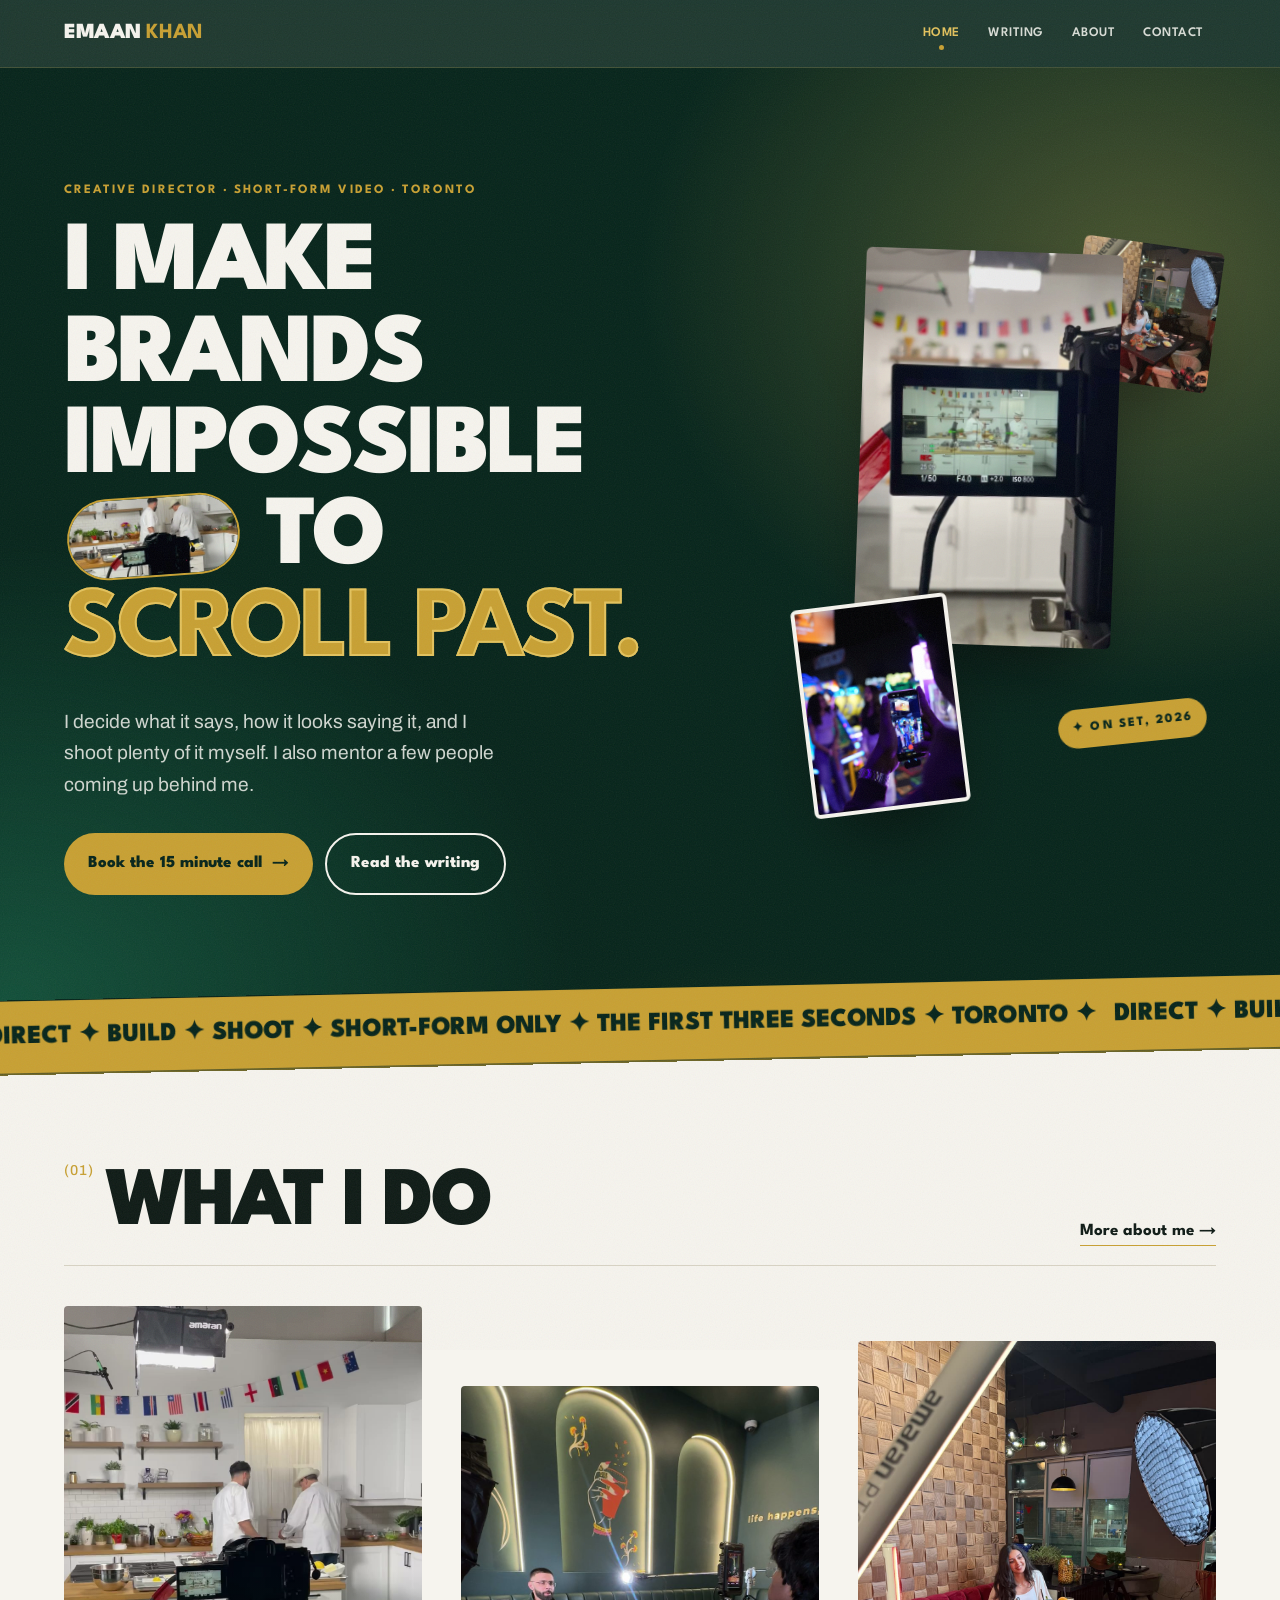
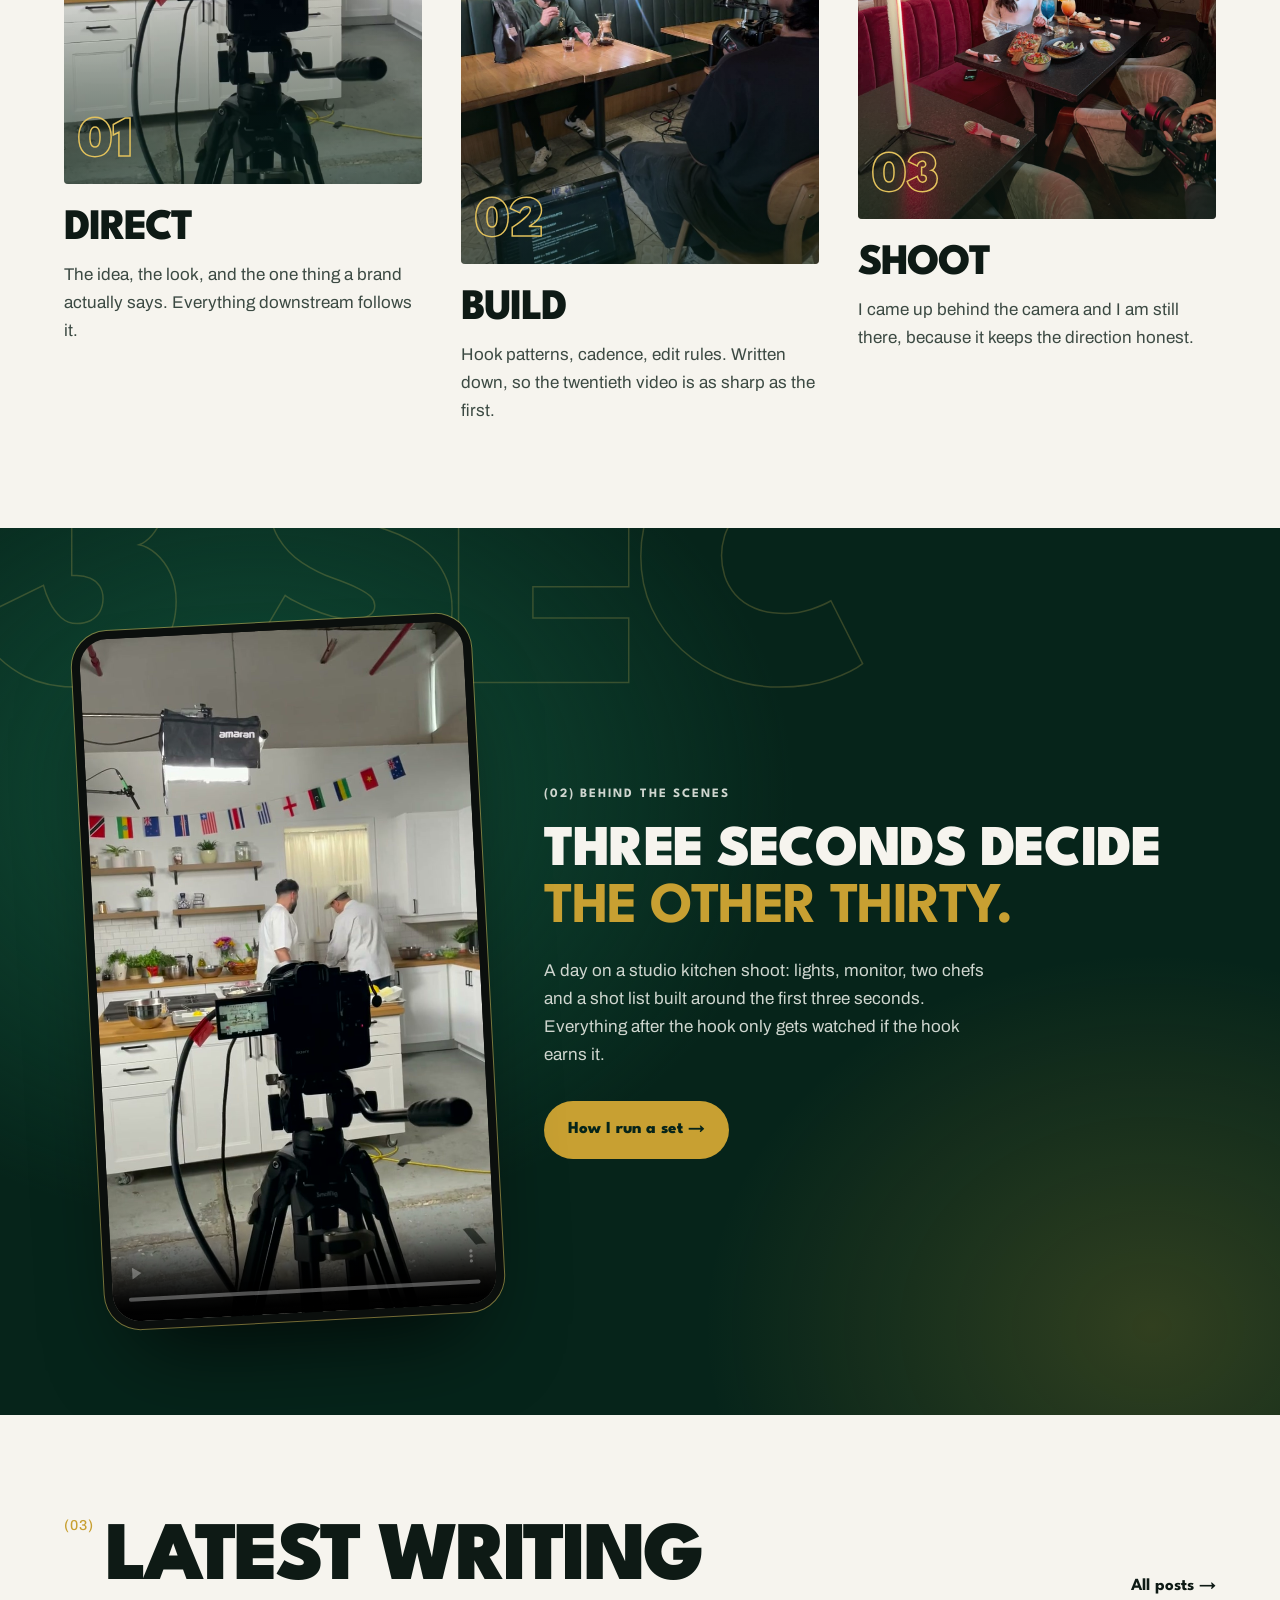
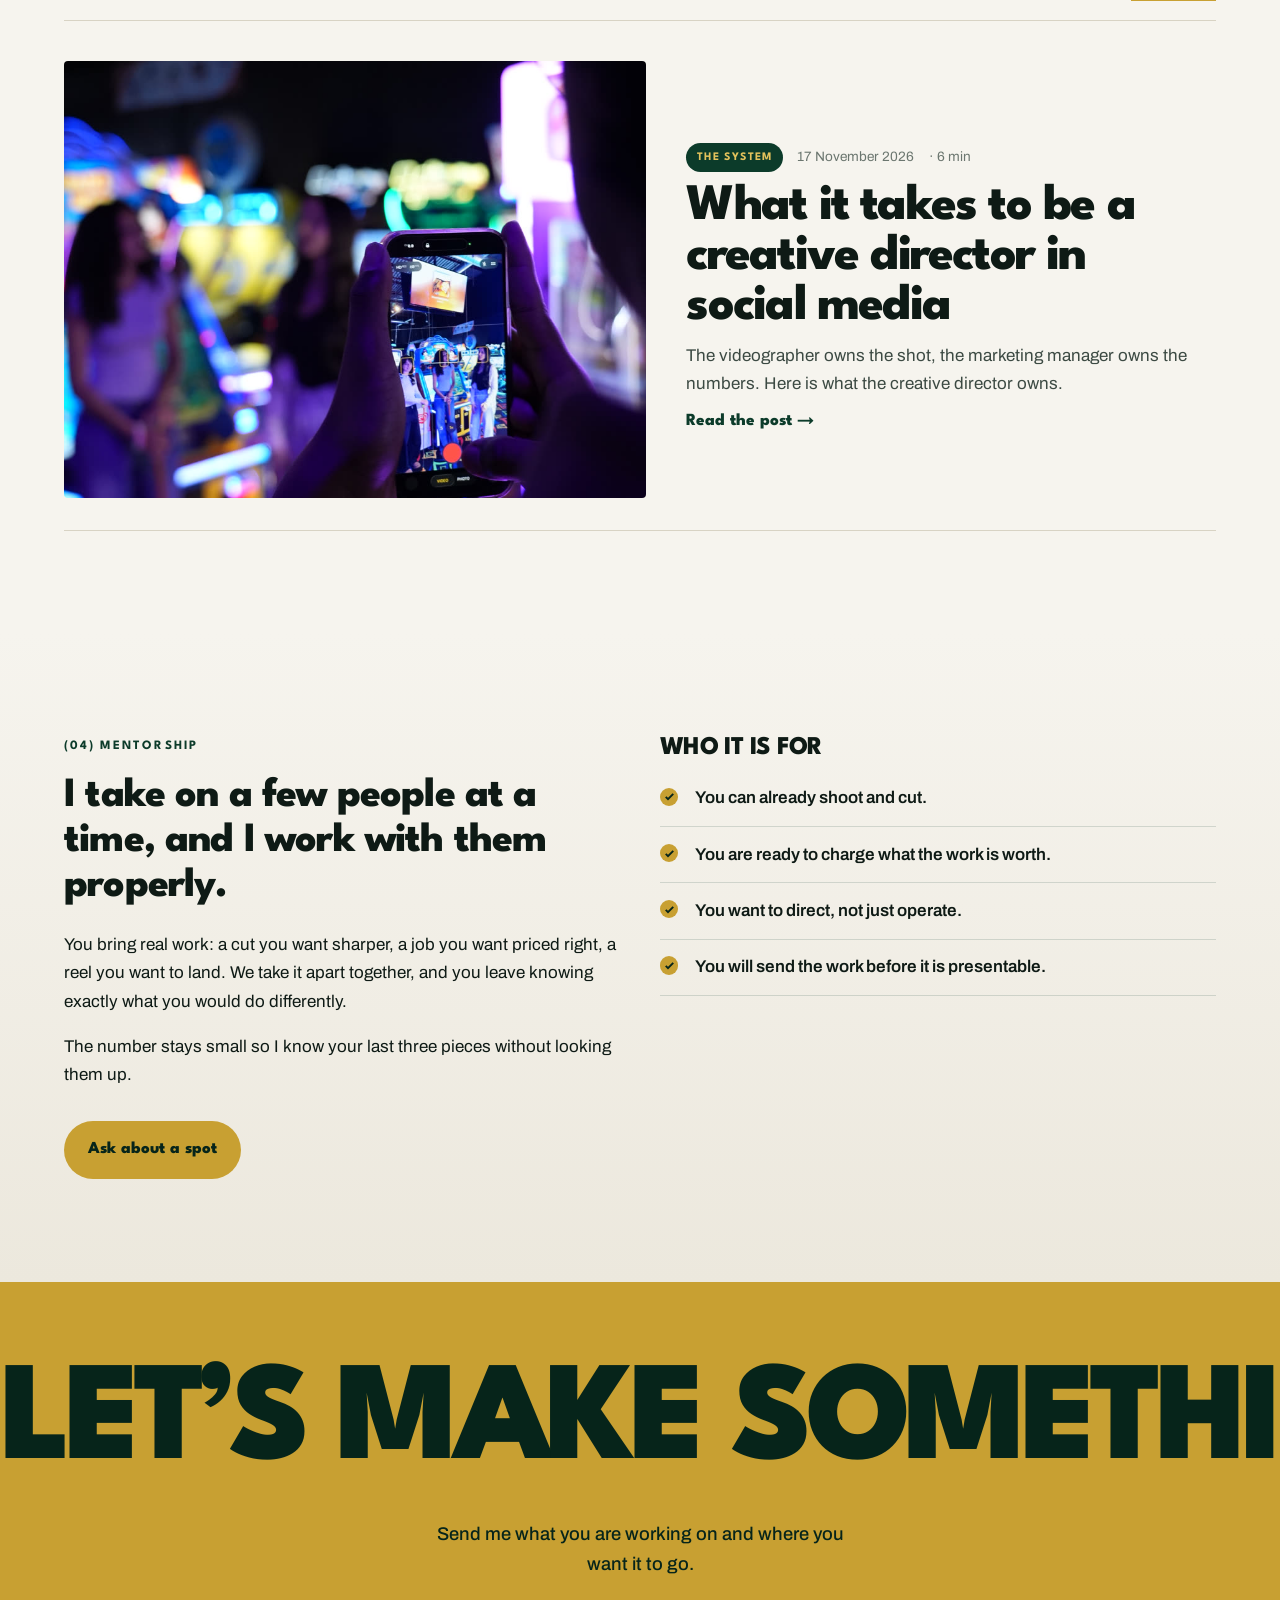
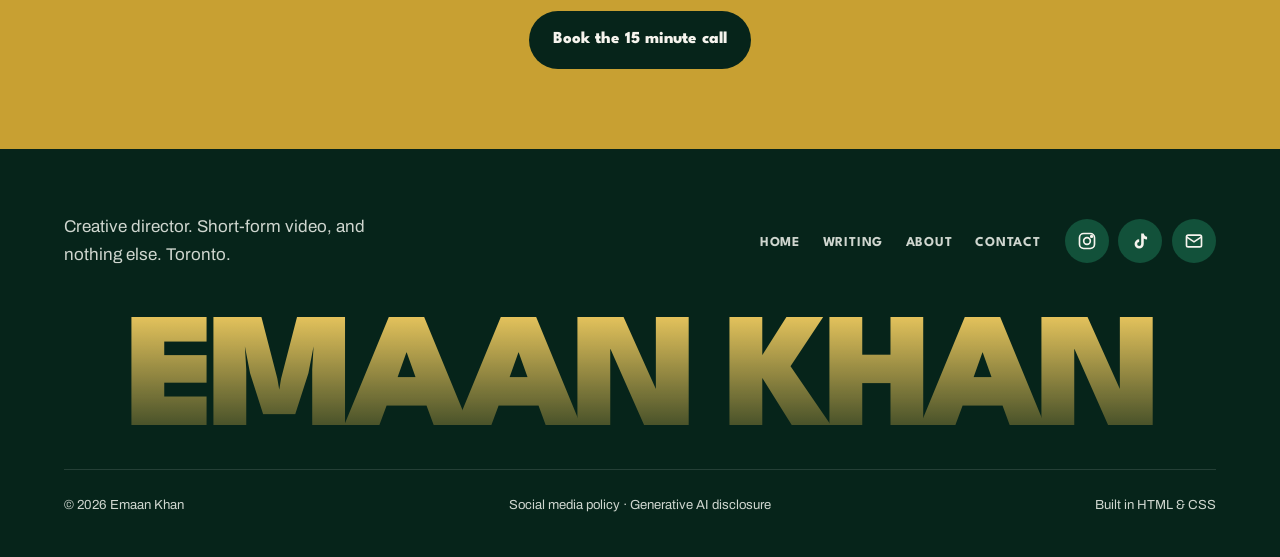
<file: index.html>
<!doctype html>
<html lang="en">
<head>
<meta charset="utf-8">
<meta name="viewport" content="width=device-width, initial-scale=1">
<title>Emaan Khan | Creative director, short-form video</title>
<meta name="description" content="Creative director. Short-form video. I make brands impossible to scroll past.">
<meta property="og:title" content="Emaan Khan | Creative director, short-form video">
<meta property="og:description" content="Creative director. Short-form video. I make brands impossible to scroll past.">
<meta property="og:type" content="website">
<meta name="theme-color" content="#06241A">
<link rel="preconnect" href="https://fonts.googleapis.com"><link rel="preconnect" href="https://fonts.gstatic.com" crossorigin><link href="https://fonts.googleapis.com/css2?family=League+Spartan:wght@600;700;800;900&family=Archivo:wght@400;500;600;700&display=swap" rel="stylesheet">
<link rel="stylesheet" href="styles.css">

</head>
<body>
<a class="skip" href="#main">Skip to content</a>

<header class="bar" id="bar">
  <div class="wrap bar-in">
    <a class="logo" href="./">Emaan <b>Khan</b></a>
    <button class="menu-toggle" aria-expanded="false" aria-controls="menu">Menu</button>
    <nav aria-label="Primary"><ul class="menu" id="menu"><li><a href="./" aria-current="page">Home</a></li><li><a href="writing/">Writing</a></li><li><a href="about.html">About</a></li><li><a href="contact.html">Contact</a></li></ul></nav>
  </div>
</header>

<main id="main">

<section class="hero hx">
  <div class="hx-glow" aria-hidden="true"></div>
  <div class="wrap hx-grid">
    <div class="hx-copy">
      <p class="eyebrow">Creative director &middot; Short-form video &middot; Toronto</p>
      <h1 class="hx-title"><span class="ln">I make brands</span><span class="ln">impossible <span class="hx-chip" aria-hidden="true"><img src="media/on-set-poster.jpg" alt=""></span> to</span><span class="ln"><b>scroll past.</b></span></h1>
      <p class="lede">I decide what it says, how it looks saying it, and I shoot plenty of it myself. I also mentor a few people coming up behind me.</p>
      <div class="btn-row">
        <a class="btn" href="contact.html">Book the 15 minute call <span aria-hidden="true">&rarr;</span></a>
        <a class="btn btn-ghost" href="writing/">Read the writing</a>
      </div>
    </div>
    <div class="hx-collage">
      <figure class="fl fl-main" data-speed=".08"><img src="media/monitor-close.jpg" alt="Camera monitor framing a studio kitchen scene" width="1080" height="1920"></figure>
      <figure class="fl fl-a" data-speed=".22" aria-hidden="true"><img src="media/arcade-phone.jpg" alt=""></figure>
      <figure class="fl fl-b" data-speed="-.12" aria-hidden="true"><img src="media/restaurant-lights.jpg" alt=""></figure>
      <span class="fl-tag" data-speed=".3" aria-hidden="true">&#10022; On set, 2026</span>
    </div>
  </div>
</section>

<div class="marquee" aria-hidden="true"><div class="mq-track"><span>Direct &#10022; Build &#10022; Shoot &#10022; Short-form only &#10022; The first three seconds &#10022; Toronto &#10022;&nbsp;</span><span>Direct &#10022; Build &#10022; Shoot &#10022; Short-form only &#10022; The first three seconds &#10022; Toronto &#10022;&nbsp;</span></div></div>

<section class="section">
  <div class="wrap">
    <div class="section-head"><h2><span class="idx">(01)</span>What I do</h2><a href="about.html">More about me &rarr;</a></div>
    <div class="cards">
      <article class="card rise"><figure><img src="media/set-monitor.jpg" alt="Camera monitor and tripod framing two chefs on a studio kitchen set" loading="lazy"></figure>
        <div class="card-body"><span class="num">01</span><h3>Direct</h3><p>The idea, the look, and the one thing a brand actually says. Everything downstream follows it.</p></div></article>
      <article class="card rise"><figure><img src="media/cafe-set.jpg" alt="A cafe shoot with the script open on a laptop in the foreground" loading="lazy"></figure>
        <div class="card-body"><span class="num">02</span><h3>Build</h3><p>Hook patterns, cadence, edit rules. Written down, so the twentieth video is as sharp as the first.</p></div></article>
      <article class="card rise"><figure><img src="media/restaurant-set.jpg" alt="A restaurant shoot with lights, a softbox and the camera rig set around the talent" loading="lazy"></figure>
        <div class="card-body"><span class="num">03</span><h3>Shoot</h3><p>I came up behind the camera and I am still there, because it keeps the direction honest.</p></div></article>
    </div>
  </div>
</section>

<section class="section section-dark rx" id="reel">
  <p class="rx-ghost" data-speed=".18" aria-hidden="true">3 sec</p>
  <div class="wrap reel-grid">
    <div class="reel-player"><video controls playsinline muted loop preload="metadata" poster="media/on-set-poster.jpg" aria-label="Behind the scenes on a studio kitchen shoot">
      <source src="media/on-set.mp4" type="video/mp4"></video></div>
    <div class="reel-copy">
      <p class="eyebrow">(02) Behind the scenes</p>
      <h2 style="margin-top:.8rem">Three seconds decide <b>the other thirty.</b></h2>
      <p>A day on a studio kitchen shoot: lights, monitor, two chefs and a shot list built around the first three seconds. Everything after the hook only gets watched if the hook earns it.</p>
      <div class="btn-row"><a class="btn" href="writing/what-it-takes-to-be-a-creative-director.html">How I run a set &rarr;</a></div>
    </div>
  </div>
</section>

<section class="section" id="writing">
  <div class="wrap">
    <div class="section-head"><h2><span class="idx">(03)</span>Latest writing</h2><a href="writing/">All posts &rarr;</a></div>
    <div class="post-list">
      <a class="post-card rise" href="writing/what-it-takes-to-be-a-creative-director.html">
        <figure><img src="media/arcade-phone.jpg" alt="" loading="lazy"></figure>
        <div class="pc-body">
          <div class="meta"><span class="chip">The System</span><time datetime="2026-11-17">17 November 2026</time><span>&middot; 6 min</span></div>
          <h3>What it takes to be a creative director in social media</h3>
          <p>The videographer owns the shot, the marketing manager owns the numbers. Here is what the creative director owns.</p>
          <span class="read-more">Read the post &rarr;</span>
        </div>
      </a>
    </div>
  </div>
</section>

<section class="section section-alt" id="mentorship">
  <div class="wrap split">
    <div class="rise">
      <p class="eyebrow" style="color:var(--green)">(04) Mentorship</p>
      <p class="big-claim" style="margin-top:.8rem">I take on a few people at a time, and I work with them properly.</p>
      <p>You bring real work: a cut you want sharper, a job you want priced right, a reel you want to land. We take it apart together, and you leave knowing exactly what you would do differently.</p>
      <p>The number stays small so I know your last three pieces without looking them up.</p>
      <div class="btn-row"><a class="btn" href="contact.html">Ask about a spot</a></div>
    </div>
    <div class="rise">
      <h3 style="font-size:1.6rem;text-transform:uppercase;margin-bottom:.6rem">Who it is for</h3>
      <ul class="ticks">
        <li>You can already shoot and cut.</li>
        <li>You are ready to charge what the work is worth.</li>
        <li>You want to direct, not just operate.</li>
        <li>You will send the work before it is presentable.</li>
      </ul>
    </div>
  </div>
</section>

<section class="cta-band">
  <div class="cta-mq" aria-hidden="true"><div class="mq-track"><span>Let&rsquo;s make something loud &#10022;&nbsp;</span><span>Let&rsquo;s make something loud &#10022;&nbsp;</span><span>Let&rsquo;s make something loud &#10022;&nbsp;</span><span>Let&rsquo;s make something loud &#10022;&nbsp;</span></div></div>
  <div class="wrap">
    <h2 class="sr-only">Let&rsquo;s make something loud.</h2>
    <p>Send me what you are working on and where you want it to go.</p>
    <a class="btn" href="contact.html">Book the 15 minute call</a>
  </div>
</section>
</main>

<footer class="fx">
  <div class="wrap">
    <div class="fx-row">
      <p class="fx-line">Creative director. Short-form video, and nothing else. Toronto.</p>
      <nav aria-label="Footer"><ul class="fx-links"><li><a href="./">Home</a></li><li><a href="writing/">Writing</a></li><li><a href="about.html">About</a></li><li><a href="contact.html">Contact</a></li></ul></nav>
      <div class="icons">
      <a href="https://instagram.com/emaanakh" target="_blank" rel="noopener" aria-label="Instagram"><svg viewBox="0 0 24 24" fill="none" stroke="currentColor" stroke-width="2"><rect x="3" y="3" width="18" height="18" rx="5"/><circle cx="12" cy="12" r="4"/><circle cx="17.5" cy="6.5" r="1" fill="currentColor"/></svg></a>
      <a href="https://tiktok.com/@emaanakh" target="_blank" rel="noopener" aria-label="TikTok"><svg viewBox="0 0 24 24" fill="currentColor"><path d="M16.5 3c.4 2.3 1.9 3.8 4 4v3.1c-1.5 0-2.9-.4-4-1.2v6.6A5.5 5.5 0 1 1 11 10v3.2a2.4 2.4 0 1 0 2.4 2.4V3h3.1z"/></svg></a>
      <a href="mailto:emaan@venture-x.ca" aria-label="Email"><svg viewBox="0 0 24 24" fill="none" stroke="currentColor" stroke-width="2"><rect x="3" y="5" width="18" height="14" rx="2"/><path d="M3 7l9 6 9-6"/></svg></a>
    </div>
    </div>
    <p class="fx-word" aria-hidden="true">Emaan Khan</p>
    <p class="colophon"><span>&copy; 2026 Emaan Khan</span><span><a href="policies.html#social">Social media policy</a> &middot; <a href="policies.html#ai">Generative AI disclosure</a></span><span>Built in HTML &amp; CSS</span></p>
  </div>
</footer>

<script>
(function(){
  var bar=document.getElementById('bar'),t=bar.querySelector('.menu-toggle');
  t.addEventListener('click',function(){var o=bar.classList.toggle('open');t.setAttribute('aria-expanded',o)});
  var els=document.querySelectorAll('.rise');
  if(!('IntersectionObserver' in window)||matchMedia('(prefers-reduced-motion:reduce)').matches){els.forEach(function(e){e.classList.add('in')});return}
  var io=new IntersectionObserver(function(es){es.forEach(function(e){if(e.isIntersecting){e.target.classList.add('in');io.unobserve(e.target)}})},{rootMargin:'0px 0px -8% 0px',threshold:.05});
  els.forEach(function(e){io.observe(e)});
})();
</script>
<script src="motion.js" defer></script>
</body>
</html>
</file>
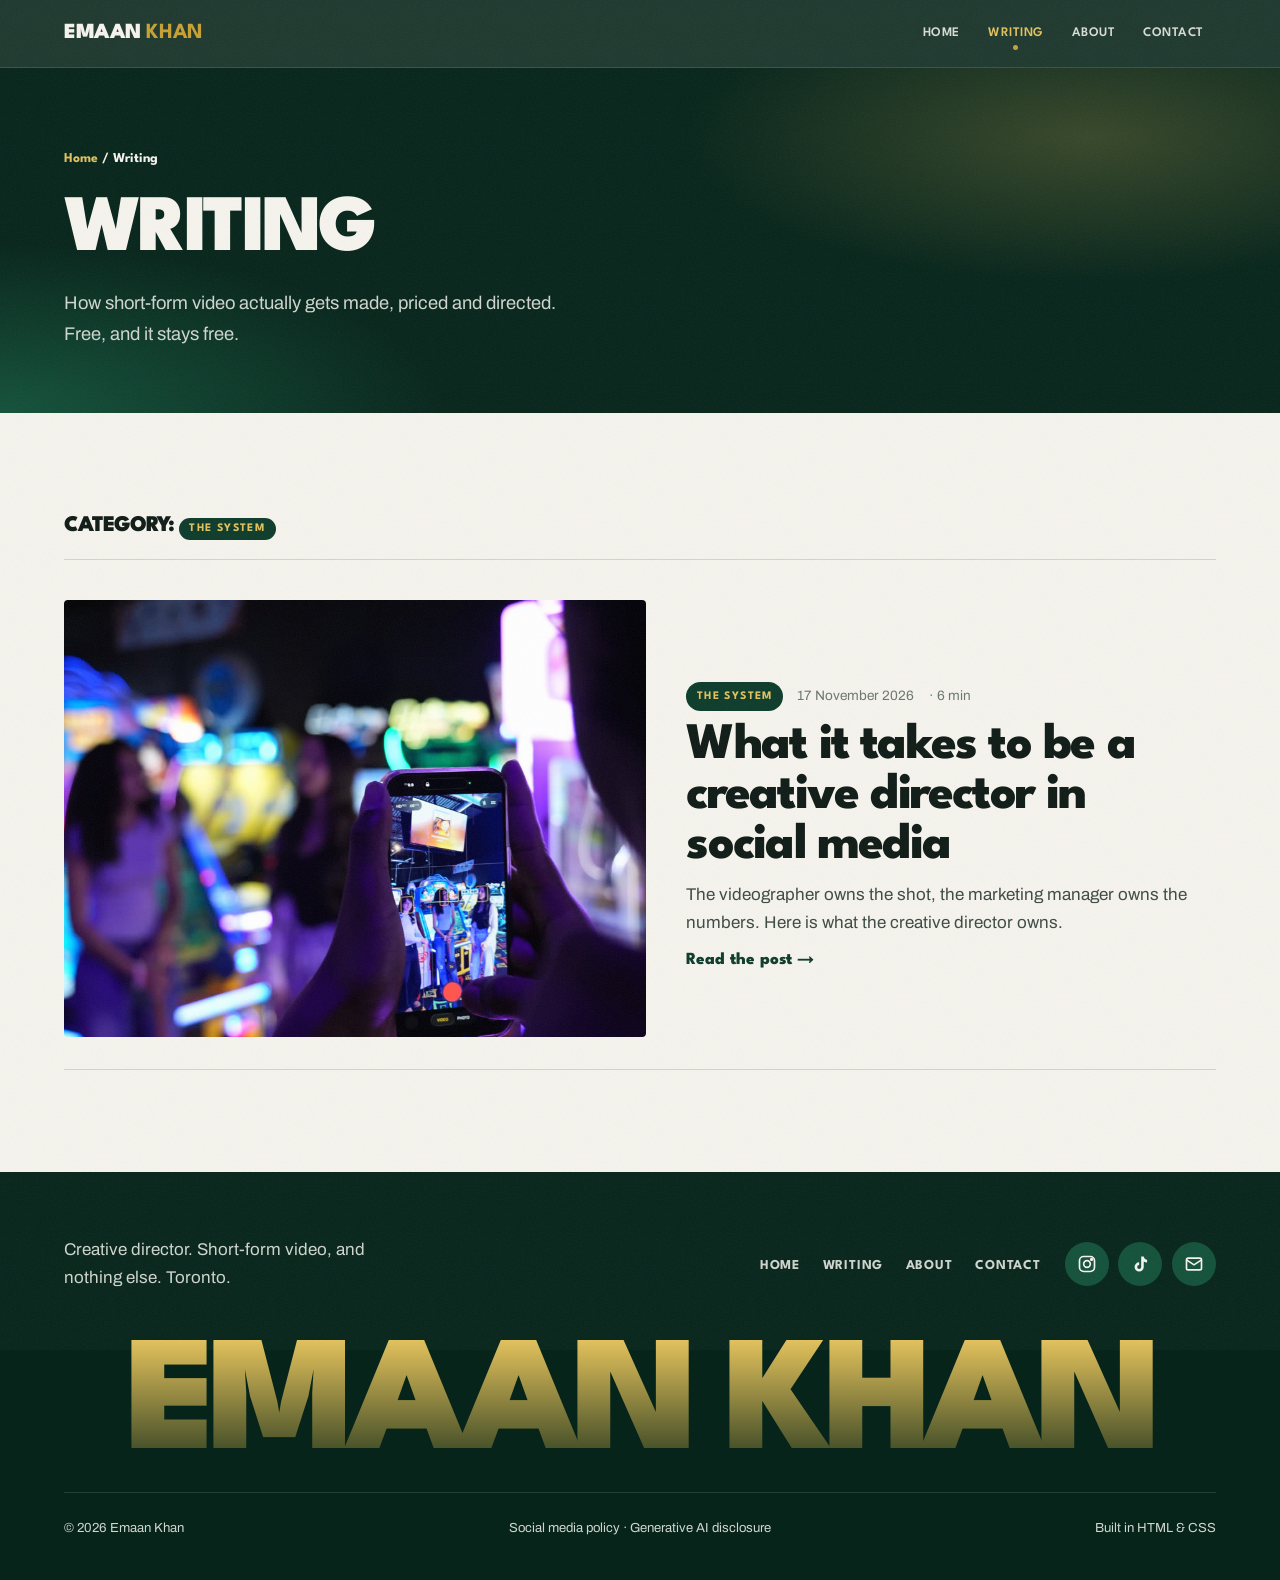
<file: writing/index.html>
<!doctype html>
<html lang="en">
<head>
<meta charset="utf-8">
<meta name="viewport" content="width=device-width, initial-scale=1">
<title>Writing | Emaan Khan</title>
<meta name="description" content="Posts on directing, pricing and building short-form video, by Emaan Khan.">
<meta property="og:title" content="Writing | Emaan Khan">
<meta property="og:description" content="Posts on directing, pricing and building short-form video, by Emaan Khan.">
<meta property="og:type" content="website">
<meta name="theme-color" content="#06241A">
<link rel="preconnect" href="https://fonts.googleapis.com"><link rel="preconnect" href="https://fonts.gstatic.com" crossorigin><link href="https://fonts.googleapis.com/css2?family=League+Spartan:wght@600;700;800;900&family=Archivo:wght@400;500;600;700&display=swap" rel="stylesheet">
<link rel="stylesheet" href="../styles.css">

</head>
<body>
<a class="skip" href="#main">Skip to content</a>

<header class="bar" id="bar">
  <div class="wrap bar-in">
    <a class="logo" href="../">Emaan <b>Khan</b></a>
    <button class="menu-toggle" aria-expanded="false" aria-controls="menu">Menu</button>
    <nav aria-label="Primary"><ul class="menu" id="menu"><li><a href=".././">Home</a></li><li><a href="../writing/" aria-current="page">Writing</a></li><li><a href="../about.html">About</a></li><li><a href="../contact.html">Contact</a></li></ul></nav>
  </div>
</header>

<main id="main">

<section class="page-head">
  <div class="wrap">
    <p class="crumbs"><a href="../">Home</a> / Writing</p>
    <h1>Writing</h1>
    <p class="lede">How short-form video actually gets made, priced and directed. Free, and it stays free.</p>
  </div>
</section>
<section class="section">
  <div class="wrap">
    <div class="section-head" id="the-system"><h2 style="font-size:1.4rem">Category: <span class="chip">The System</span></h2></div>
    <div class="post-list">
      <a class="post-card rise" href="what-it-takes-to-be-a-creative-director.html">
        <figure><img src="../media/arcade-phone.jpg" alt="" loading="lazy"></figure>
        <div class="pc-body">
          <div class="meta"><span class="chip">The System</span><time datetime="2026-11-17">17 November 2026</time><span>&middot; 6 min</span></div>
          <h3>What it takes to be a creative director in social media</h3>
          <p>The videographer owns the shot, the marketing manager owns the numbers. Here is what the creative director owns.</p>
          <span class="read-more">Read the post &rarr;</span>
        </div>
      </a>
    </div>
  </div>
</section>
</main>

<footer class="fx">
  <div class="wrap">
    <div class="fx-row">
      <p class="fx-line">Creative director. Short-form video, and nothing else. Toronto.</p>
      <nav aria-label="Footer"><ul class="fx-links"><li><a href=".././">Home</a></li><li><a href="../writing/">Writing</a></li><li><a href="../about.html">About</a></li><li><a href="../contact.html">Contact</a></li></ul></nav>
      <div class="icons">
      <a href="https://instagram.com/emaanakh" target="_blank" rel="noopener" aria-label="Instagram"><svg viewBox="0 0 24 24" fill="none" stroke="currentColor" stroke-width="2"><rect x="3" y="3" width="18" height="18" rx="5"/><circle cx="12" cy="12" r="4"/><circle cx="17.5" cy="6.5" r="1" fill="currentColor"/></svg></a>
      <a href="https://tiktok.com/@emaanakh" target="_blank" rel="noopener" aria-label="TikTok"><svg viewBox="0 0 24 24" fill="currentColor"><path d="M16.5 3c.4 2.3 1.9 3.8 4 4v3.1c-1.5 0-2.9-.4-4-1.2v6.6A5.5 5.5 0 1 1 11 10v3.2a2.4 2.4 0 1 0 2.4 2.4V3h3.1z"/></svg></a>
      <a href="mailto:emaan@venture-x.ca" aria-label="Email"><svg viewBox="0 0 24 24" fill="none" stroke="currentColor" stroke-width="2"><rect x="3" y="5" width="18" height="14" rx="2"/><path d="M3 7l9 6 9-6"/></svg></a>
    </div>
    </div>
    <p class="fx-word" aria-hidden="true">Emaan Khan</p>
    <p class="colophon"><span>&copy; 2026 Emaan Khan</span><span><a href="../policies.html#social">Social media policy</a> &middot; <a href="../policies.html#ai">Generative AI disclosure</a></span><span>Built in HTML &amp; CSS</span></p>
  </div>
</footer>

<script>
(function(){
  var bar=document.getElementById('bar'),t=bar.querySelector('.menu-toggle');
  t.addEventListener('click',function(){var o=bar.classList.toggle('open');t.setAttribute('aria-expanded',o)});
  var els=document.querySelectorAll('.rise');
  if(!('IntersectionObserver' in window)||matchMedia('(prefers-reduced-motion:reduce)').matches){els.forEach(function(e){e.classList.add('in')});return}
  var io=new IntersectionObserver(function(es){es.forEach(function(e){if(e.isIntersecting){e.target.classList.add('in');io.unobserve(e.target)}})},{rootMargin:'0px 0px -8% 0px',threshold:.05});
  els.forEach(function(e){io.observe(e)});
})();
</script>
<script src="../motion.js" defer></script>
</body>
</html>
</file>
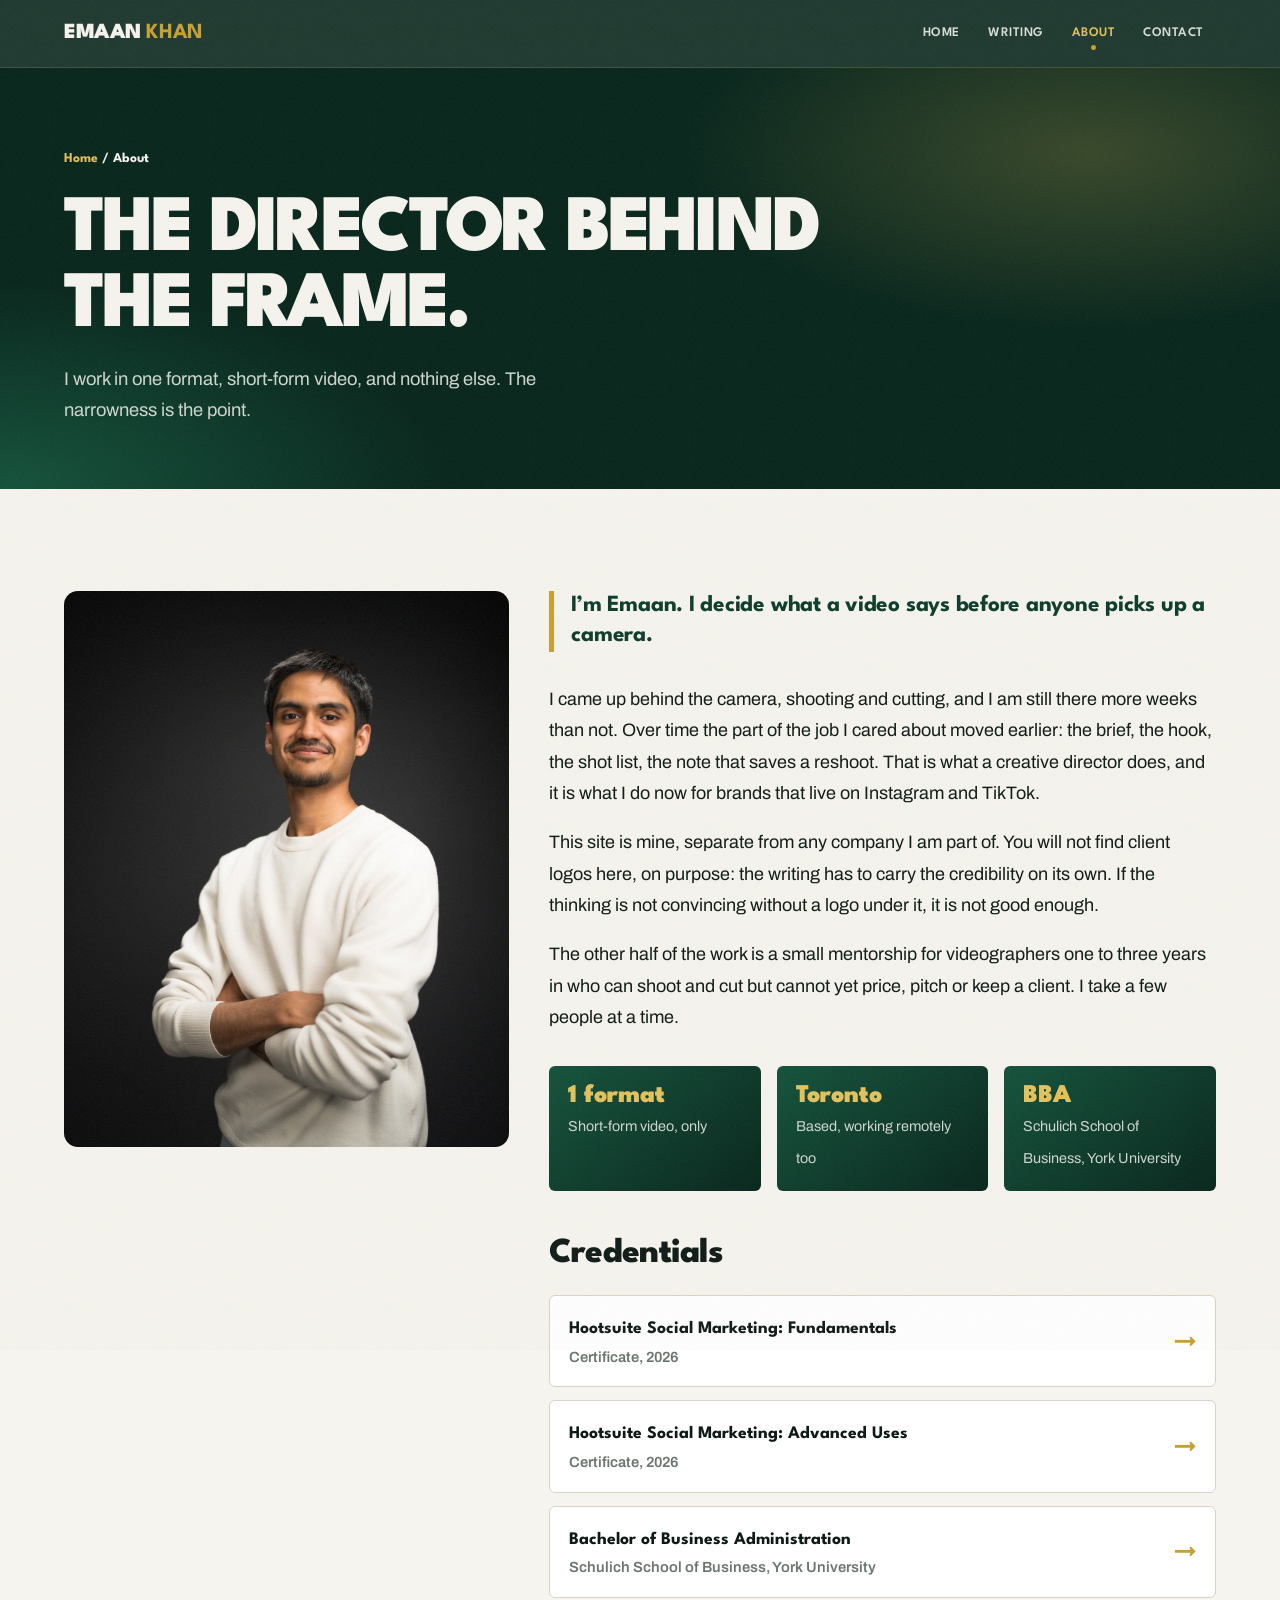
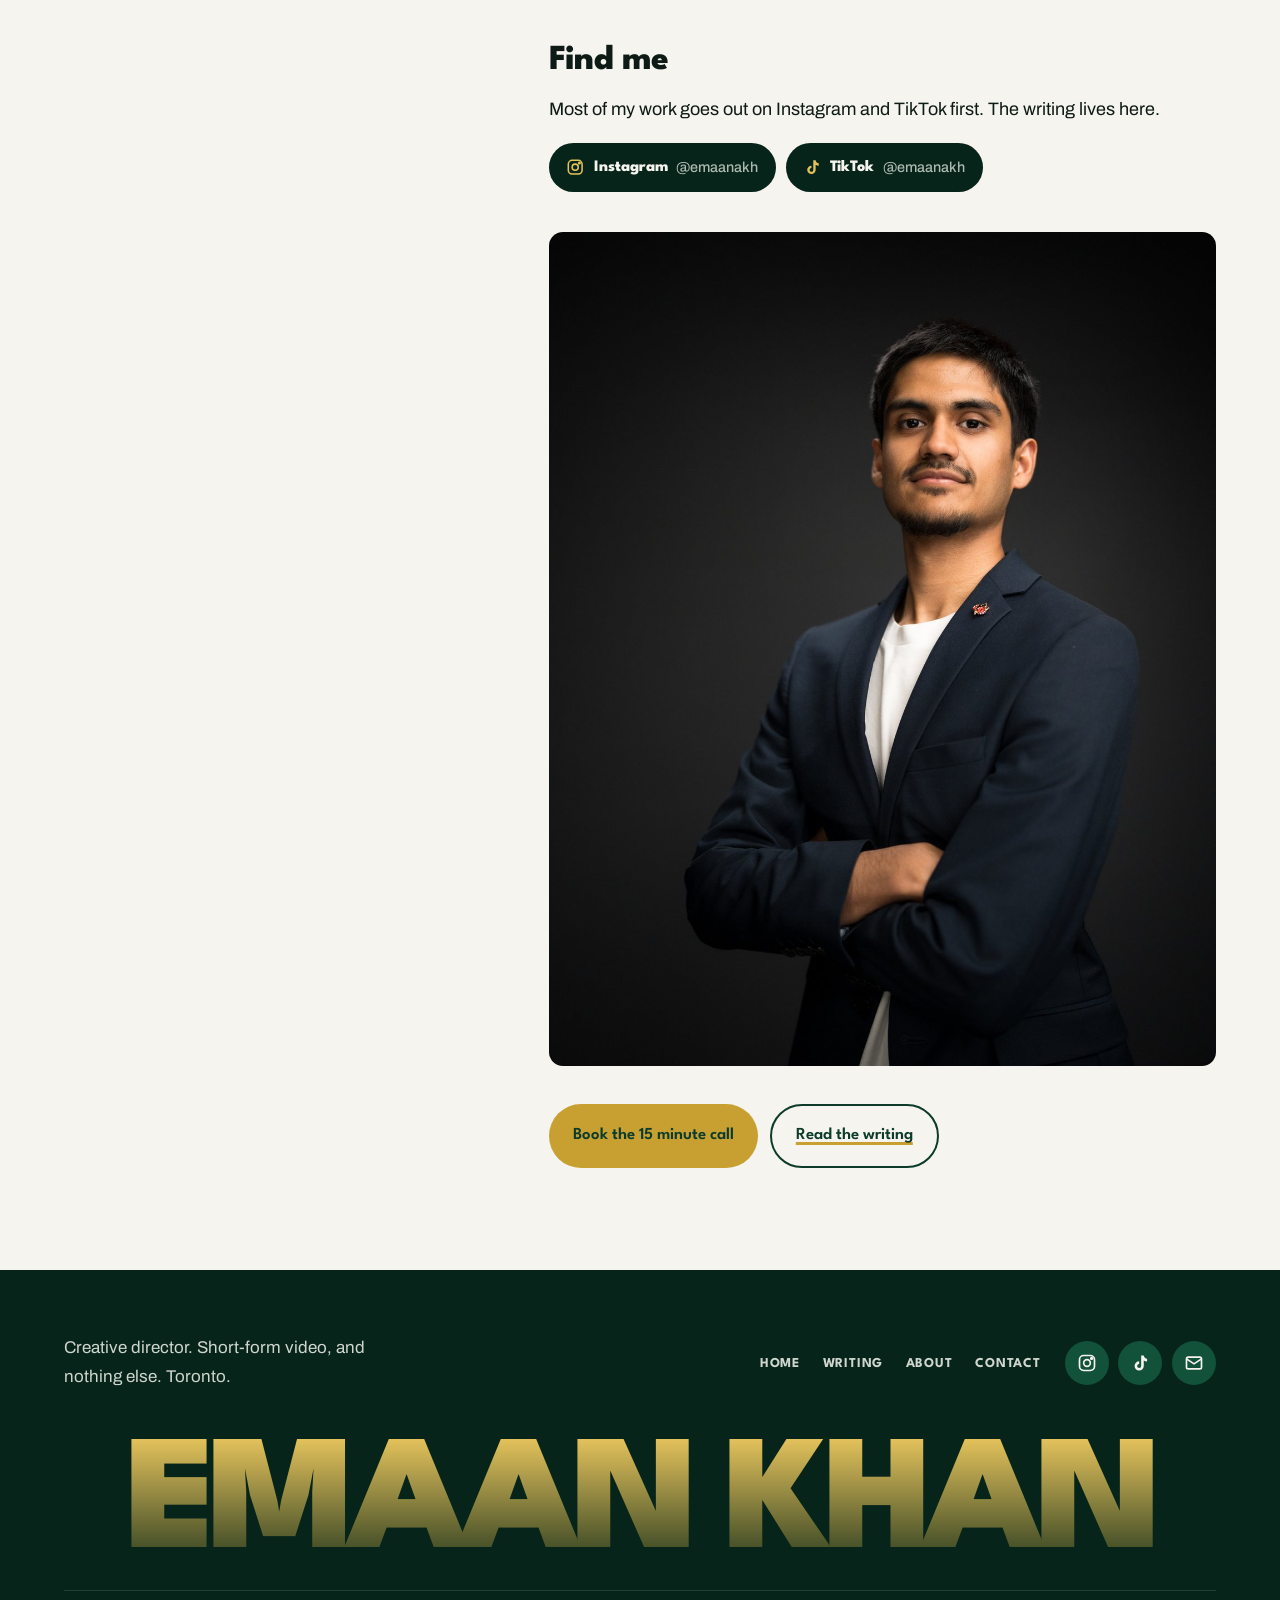
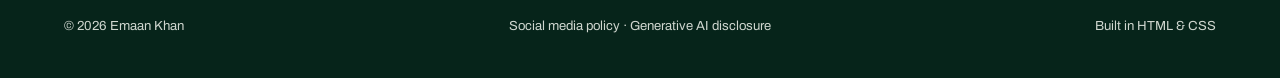
<file: about.html>
<!doctype html>
<html lang="en">
<head>
<meta charset="utf-8">
<meta name="viewport" content="width=device-width, initial-scale=1">
<title>About | Emaan Khan</title>
<meta name="description" content="Emaan Khan is a Toronto creative director working in short-form video only.">
<meta property="og:title" content="About | Emaan Khan">
<meta property="og:description" content="Emaan Khan is a Toronto creative director working in short-form video only.">
<meta property="og:type" content="website">
<meta name="theme-color" content="#06241A">
<link rel="preconnect" href="https://fonts.googleapis.com"><link rel="preconnect" href="https://fonts.gstatic.com" crossorigin><link href="https://fonts.googleapis.com/css2?family=League+Spartan:wght@600;700;800;900&family=Archivo:wght@400;500;600;700&display=swap" rel="stylesheet">
<link rel="stylesheet" href="styles.css">

</head>
<body>
<a class="skip" href="#main">Skip to content</a>

<header class="bar" id="bar">
  <div class="wrap bar-in">
    <a class="logo" href="./">Emaan <b>Khan</b></a>
    <button class="menu-toggle" aria-expanded="false" aria-controls="menu">Menu</button>
    <nav aria-label="Primary"><ul class="menu" id="menu"><li><a href="./">Home</a></li><li><a href="writing/">Writing</a></li><li><a href="about.html" aria-current="page">About</a></li><li><a href="contact.html">Contact</a></li></ul></nav>
  </div>
</header>

<main id="main">

<section class="page-head">
  <div class="wrap">
    <p class="crumbs"><a href="./">Home</a> / About</p>
    <h1>The director behind the frame.</h1>
    <p class="lede">I work in one format, short-form video, and nothing else. The narrowness is the point.</p>
  </div>
</section>
<section class="section">
  <div class="wrap about-grid">
    <figure class="portrait" style="margin:0"><img src="media/headshot.jpg" alt="Emaan Khan, arms crossed, in a white sweater against a dark backdrop" width="1200" height="1500"></figure>
    <div class="prose">
      <p class="lede">I&rsquo;m Emaan. I decide what a video says before anyone picks up a camera.</p>
      <p>I came up behind the camera, shooting and cutting, and I am still there more weeks than not. Over time the part of the job I cared about moved earlier: the brief, the hook, the shot list, the note that saves a reshoot. That is what a creative director does, and it is what I do now for brands that live on Instagram and TikTok.</p>
      <p>This site is mine, separate from any company I am part of. You will not find client logos here, on purpose: the writing has to carry the credibility on its own. If the thinking is not convincing without a logo under it, it is not good enough.</p>
      <p>The other half of the work is a small mentorship for videographers one to three years in who can shoot and cut but cannot yet price, pitch or keep a client. I take a few people at a time.</p>
      <div class="facts">
        <div class="fact"><b>1 format</b><span>Short-form video, only</span></div>
        <div class="fact"><b>Toronto</b><span>Based, working remotely too</span></div>
        <div class="fact"><b>BBA</b><span>Schulich School of Business, York University</span></div>
      </div>
      <h2>Credentials</h2>
      <div class="creds">
        <a class="cred" href="media/creds/hootsuite-fundamentals.png" target="_blank" rel="noopener"><div><b>Hootsuite Social Marketing: Fundamentals</b><span>Certificate, 2026</span></div><span class="arrow">&rarr;</span></a>
        <a class="cred" href="media/creds/hootsuite-advanced.png" target="_blank" rel="noopener"><div><b>Hootsuite Social Marketing: Advanced Uses</b><span>Certificate, 2026</span></div><span class="arrow">&rarr;</span></a>
        <a class="cred" href="https://schulich.yorku.ca/programs/bba/" target="_blank" rel="noopener"><div><b>Bachelor of Business Administration</b><span>Schulich School of Business, York University</span></div><span class="arrow">&rarr;</span></a>
      </div>
      <h2>Find me</h2>
      <p>Most of my work goes out on Instagram and TikTok first. The writing lives here.</p>
      <div class="social-pills">
        <a class="pill" href="https://instagram.com/emaanakh" target="_blank" rel="noopener"><svg viewBox="0 0 24 24" fill="none" stroke="currentColor" stroke-width="2" aria-hidden="true"><rect x="3" y="3" width="18" height="18" rx="5"/><circle cx="12" cy="12" r="4"/><circle cx="17.5" cy="6.5" r="1" fill="currentColor"/></svg>Instagram <span>@emaanakh</span></a>
        <a class="pill" href="https://tiktok.com/@emaanakh" target="_blank" rel="noopener"><svg viewBox="0 0 24 24" fill="currentColor" aria-hidden="true"><path d="M16.5 3c.4 2.3 1.9 3.8 4 4v3.1c-1.5 0-2.9-.4-4-1.2v6.6A5.5 5.5 0 1 1 11 10v3.2a2.4 2.4 0 1 0 2.4 2.4V3h3.1z"/></svg>TikTok <span>@emaanakh</span></a>
      </div>
      <figure style="margin-top:2.5rem"><img src="media/headshot-blazer.jpg" alt="Emaan Khan in a navy blazer, arms crossed" loading="lazy"></figure>
      <div class="btn-row"><a class="btn" href="contact.html">Book the 15 minute call</a><a class="btn btn-ghost" href="writing/" style="color:var(--green)">Read the writing</a></div>
    </div>
  </div>
</section>
</main>

<footer class="fx">
  <div class="wrap">
    <div class="fx-row">
      <p class="fx-line">Creative director. Short-form video, and nothing else. Toronto.</p>
      <nav aria-label="Footer"><ul class="fx-links"><li><a href="./">Home</a></li><li><a href="writing/">Writing</a></li><li><a href="about.html">About</a></li><li><a href="contact.html">Contact</a></li></ul></nav>
      <div class="icons">
      <a href="https://instagram.com/emaanakh" target="_blank" rel="noopener" aria-label="Instagram"><svg viewBox="0 0 24 24" fill="none" stroke="currentColor" stroke-width="2"><rect x="3" y="3" width="18" height="18" rx="5"/><circle cx="12" cy="12" r="4"/><circle cx="17.5" cy="6.5" r="1" fill="currentColor"/></svg></a>
      <a href="https://tiktok.com/@emaanakh" target="_blank" rel="noopener" aria-label="TikTok"><svg viewBox="0 0 24 24" fill="currentColor"><path d="M16.5 3c.4 2.3 1.9 3.8 4 4v3.1c-1.5 0-2.9-.4-4-1.2v6.6A5.5 5.5 0 1 1 11 10v3.2a2.4 2.4 0 1 0 2.4 2.4V3h3.1z"/></svg></a>
      <a href="mailto:emaan@venture-x.ca" aria-label="Email"><svg viewBox="0 0 24 24" fill="none" stroke="currentColor" stroke-width="2"><rect x="3" y="5" width="18" height="14" rx="2"/><path d="M3 7l9 6 9-6"/></svg></a>
    </div>
    </div>
    <p class="fx-word" aria-hidden="true">Emaan Khan</p>
    <p class="colophon"><span>&copy; 2026 Emaan Khan</span><span><a href="policies.html#social">Social media policy</a> &middot; <a href="policies.html#ai">Generative AI disclosure</a></span><span>Built in HTML &amp; CSS</span></p>
  </div>
</footer>

<script>
(function(){
  var bar=document.getElementById('bar'),t=bar.querySelector('.menu-toggle');
  t.addEventListener('click',function(){var o=bar.classList.toggle('open');t.setAttribute('aria-expanded',o)});
  var els=document.querySelectorAll('.rise');
  if(!('IntersectionObserver' in window)||matchMedia('(prefers-reduced-motion:reduce)').matches){els.forEach(function(e){e.classList.add('in')});return}
  var io=new IntersectionObserver(function(es){es.forEach(function(e){if(e.isIntersecting){e.target.classList.add('in');io.unobserve(e.target)}})},{rootMargin:'0px 0px -8% 0px',threshold:.05});
  els.forEach(function(e){io.observe(e)});
})();
</script>
<script src="motion.js" defer></script>
</body>
</html>
</file>
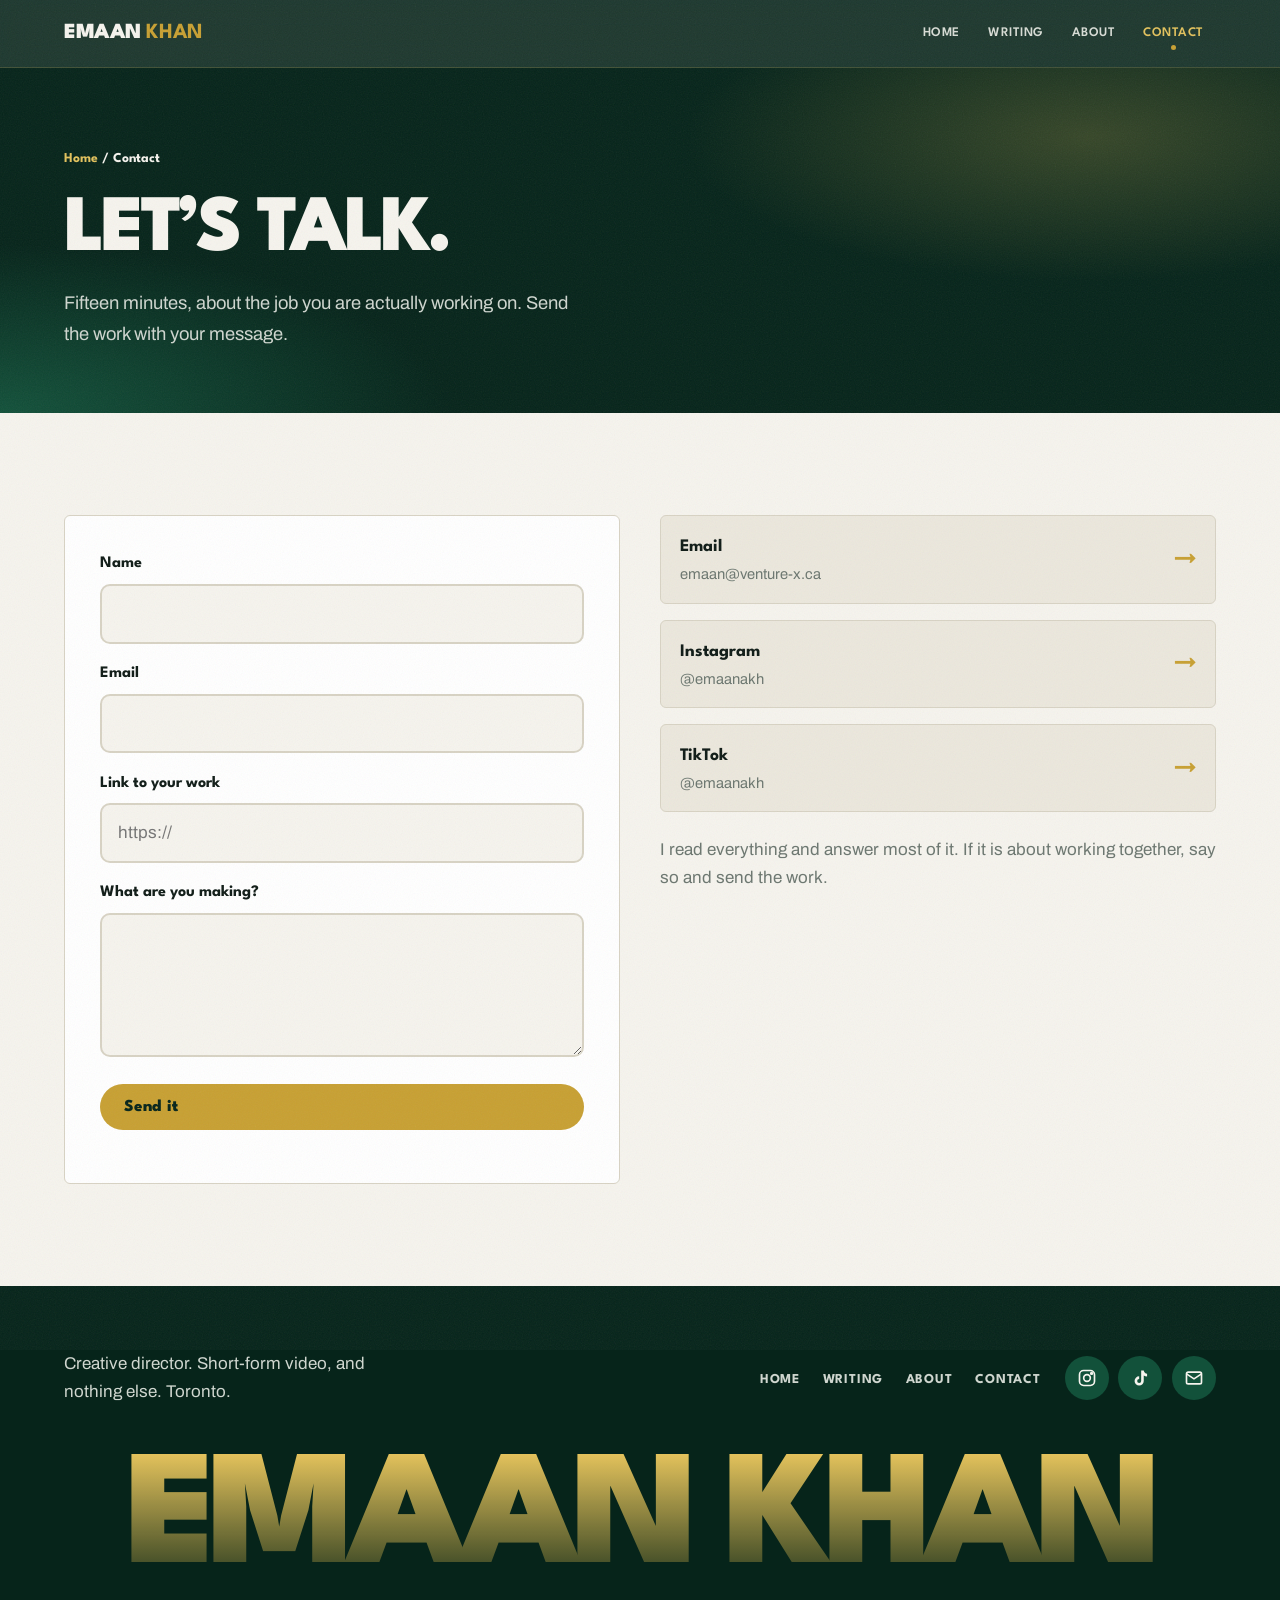
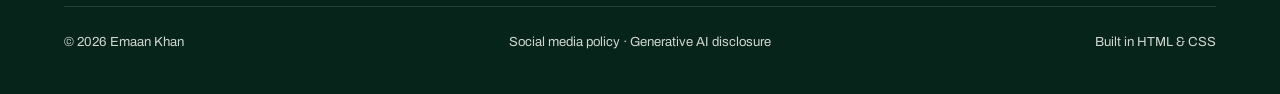
<file: contact.html>
<!doctype html>
<html lang="en">
<head>
<meta charset="utf-8">
<meta name="viewport" content="width=device-width, initial-scale=1">
<title>Contact | Emaan Khan</title>
<meta name="description" content="Book a 15 minute call with Emaan Khan, or send the work you are making.">
<meta property="og:title" content="Contact | Emaan Khan">
<meta property="og:description" content="Book a 15 minute call with Emaan Khan, or send the work you are making.">
<meta property="og:type" content="website">
<meta name="theme-color" content="#06241A">
<link rel="preconnect" href="https://fonts.googleapis.com"><link rel="preconnect" href="https://fonts.gstatic.com" crossorigin><link href="https://fonts.googleapis.com/css2?family=League+Spartan:wght@600;700;800;900&family=Archivo:wght@400;500;600;700&display=swap" rel="stylesheet">
<link rel="stylesheet" href="styles.css">

</head>
<body>
<a class="skip" href="#main">Skip to content</a>

<header class="bar" id="bar">
  <div class="wrap bar-in">
    <a class="logo" href="./">Emaan <b>Khan</b></a>
    <button class="menu-toggle" aria-expanded="false" aria-controls="menu">Menu</button>
    <nav aria-label="Primary"><ul class="menu" id="menu"><li><a href="./">Home</a></li><li><a href="writing/">Writing</a></li><li><a href="about.html">About</a></li><li><a href="contact.html" aria-current="page">Contact</a></li></ul></nav>
  </div>
</header>

<main id="main">

<section class="page-head">
  <div class="wrap">
    <p class="crumbs"><a href="./">Home</a> / Contact</p>
    <h1>Let&rsquo;s talk.</h1>
    <p class="lede">Fifteen minutes, about the job you are actually working on. Send the work with your message.</p>
  </div>
</section>
<section class="section">
  <div class="wrap split">
    <form class="form" id="leadform" novalidate>
      <div><label for="f-name">Name</label><input id="f-name" name="name" type="text" autocomplete="name" required></div>
      <div><label for="f-email">Email</label><input id="f-email" name="email" type="email" autocomplete="email" required></div>
      <div><label for="f-link">Link to your work</label><input id="f-link" name="link" type="url" placeholder="https://"></div>
      <div><label for="f-msg">What are you making?</label><textarea id="f-msg" name="message" required></textarea></div>
      <button class="btn" type="submit">Send it</button>
      <p class="note" id="formnote" role="status"></p>
    </form>
    <div class="contact-side">
      <a class="cred" href="mailto:emaan@venture-x.ca"><div><b>Email</b><span>emaan@venture-x.ca</span></div><span class="arrow">&rarr;</span></a>
      <a class="cred" href="https://instagram.com/emaanakh" target="_blank" rel="noopener"><div><b>Instagram</b><span>@emaanakh</span></div><span class="arrow">&rarr;</span></a>
      <a class="cred" href="https://tiktok.com/@emaanakh" target="_blank" rel="noopener"><div><b>TikTok</b><span>@emaanakh</span></div><span class="arrow">&rarr;</span></a>
      <p class="dim" style="margin-top:.5rem">I read everything and answer most of it. If it is about working together, say so and send the work.</p>
    </div>
  </div>
</section>
<script>
(function(){
  // No backend on a static site: the form composes the message and hands it to the
  // sender's own mail client, so no address is printed on the page.
  // SWAP: point f.action at a Formspree / Netlify Forms endpoint for a real
  // database capture (Assignment 2 goal: "create lead form and database").
  var f=document.getElementById('leadform'), note=document.getElementById('formnote');
  f.addEventListener('submit',function(ev){
    ev.preventDefault();
    if(!f.checkValidity()){ note.textContent='Name, email and a message, please.'; f.reportValidity(); return; }
    var v=function(id){return (document.getElementById(id).value||'').trim()};
    var body='Name: '+v('f-name')+'\nEmail: '+v('f-email')+'\nWork: '+(v('f-link')||'-')+'\n\n'+v('f-msg');
    note.textContent='Opening your email app...';
    window.location.href='mailto:emaan@venture-x.ca'
      +'?subject='+encodeURIComponent('New enquiry - '+v('f-name'))
      +'&body='+encodeURIComponent(body);
  });
})();
</script>
</main>

<footer class="fx">
  <div class="wrap">
    <div class="fx-row">
      <p class="fx-line">Creative director. Short-form video, and nothing else. Toronto.</p>
      <nav aria-label="Footer"><ul class="fx-links"><li><a href="./">Home</a></li><li><a href="writing/">Writing</a></li><li><a href="about.html">About</a></li><li><a href="contact.html">Contact</a></li></ul></nav>
      <div class="icons">
      <a href="https://instagram.com/emaanakh" target="_blank" rel="noopener" aria-label="Instagram"><svg viewBox="0 0 24 24" fill="none" stroke="currentColor" stroke-width="2"><rect x="3" y="3" width="18" height="18" rx="5"/><circle cx="12" cy="12" r="4"/><circle cx="17.5" cy="6.5" r="1" fill="currentColor"/></svg></a>
      <a href="https://tiktok.com/@emaanakh" target="_blank" rel="noopener" aria-label="TikTok"><svg viewBox="0 0 24 24" fill="currentColor"><path d="M16.5 3c.4 2.3 1.9 3.8 4 4v3.1c-1.5 0-2.9-.4-4-1.2v6.6A5.5 5.5 0 1 1 11 10v3.2a2.4 2.4 0 1 0 2.4 2.4V3h3.1z"/></svg></a>
      <a href="mailto:emaan@venture-x.ca" aria-label="Email"><svg viewBox="0 0 24 24" fill="none" stroke="currentColor" stroke-width="2"><rect x="3" y="5" width="18" height="14" rx="2"/><path d="M3 7l9 6 9-6"/></svg></a>
    </div>
    </div>
    <p class="fx-word" aria-hidden="true">Emaan Khan</p>
    <p class="colophon"><span>&copy; 2026 Emaan Khan</span><span><a href="policies.html#social">Social media policy</a> &middot; <a href="policies.html#ai">Generative AI disclosure</a></span><span>Built in HTML &amp; CSS</span></p>
  </div>
</footer>

<script>
(function(){
  var bar=document.getElementById('bar'),t=bar.querySelector('.menu-toggle');
  t.addEventListener('click',function(){var o=bar.classList.toggle('open');t.setAttribute('aria-expanded',o)});
  var els=document.querySelectorAll('.rise');
  if(!('IntersectionObserver' in window)||matchMedia('(prefers-reduced-motion:reduce)').matches){els.forEach(function(e){e.classList.add('in')});return}
  var io=new IntersectionObserver(function(es){es.forEach(function(e){if(e.isIntersecting){e.target.classList.add('in');io.unobserve(e.target)}})},{rootMargin:'0px 0px -8% 0px',threshold:.05});
  els.forEach(function(e){io.observe(e)});
})();
</script>
<script src="motion.js" defer></script>
</body>
</html>
</file>
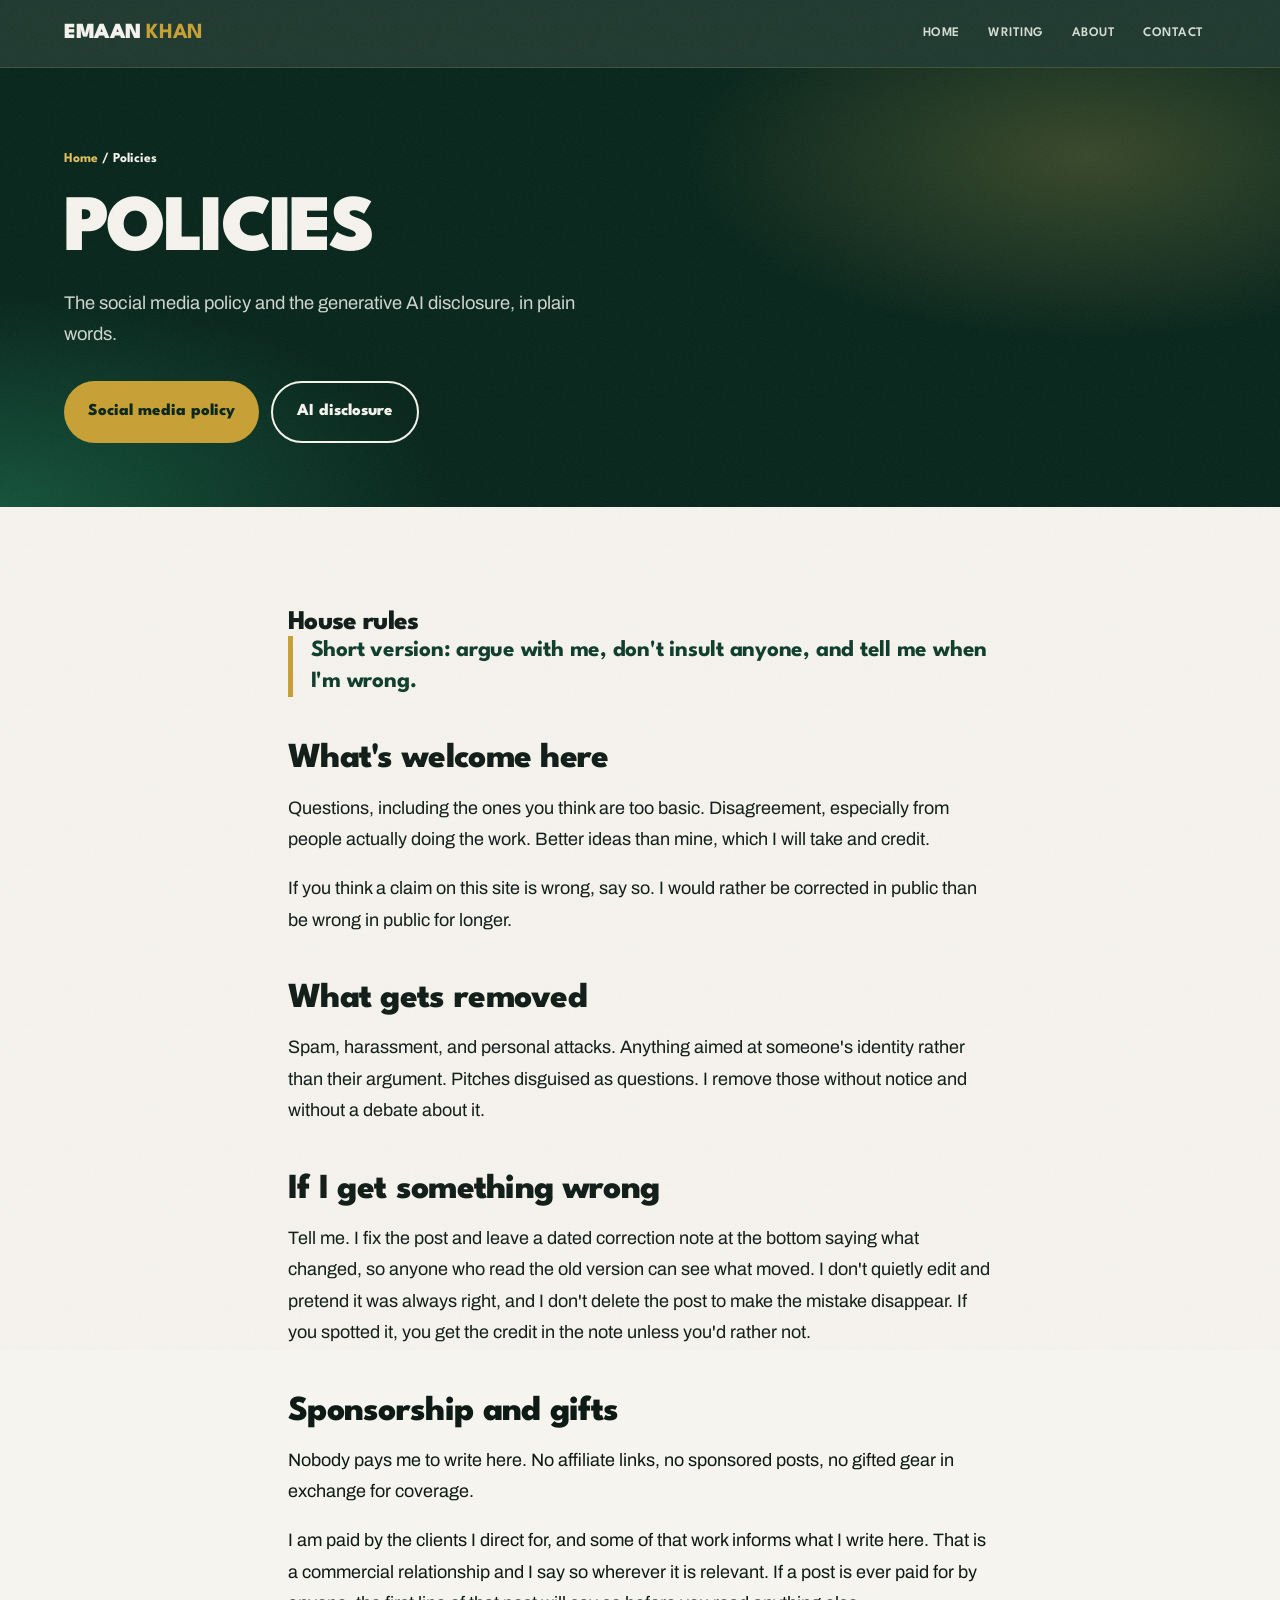
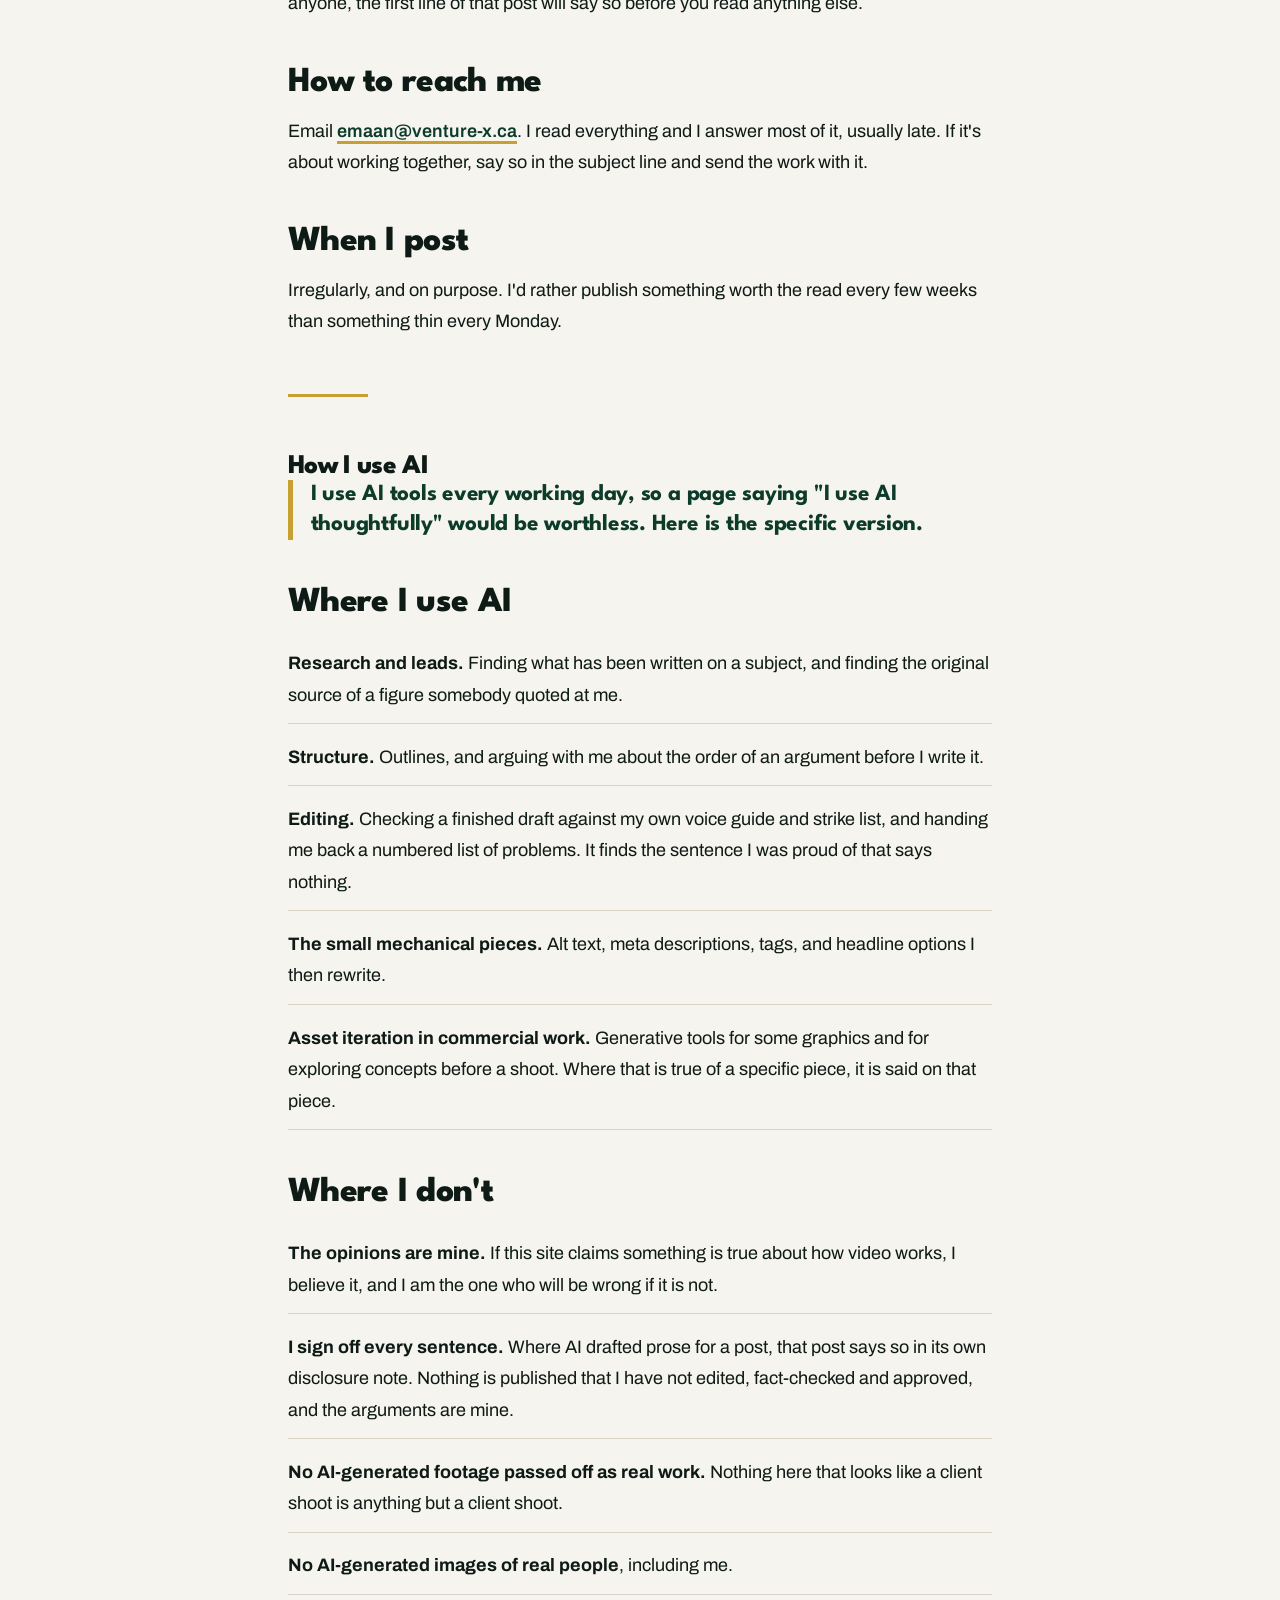
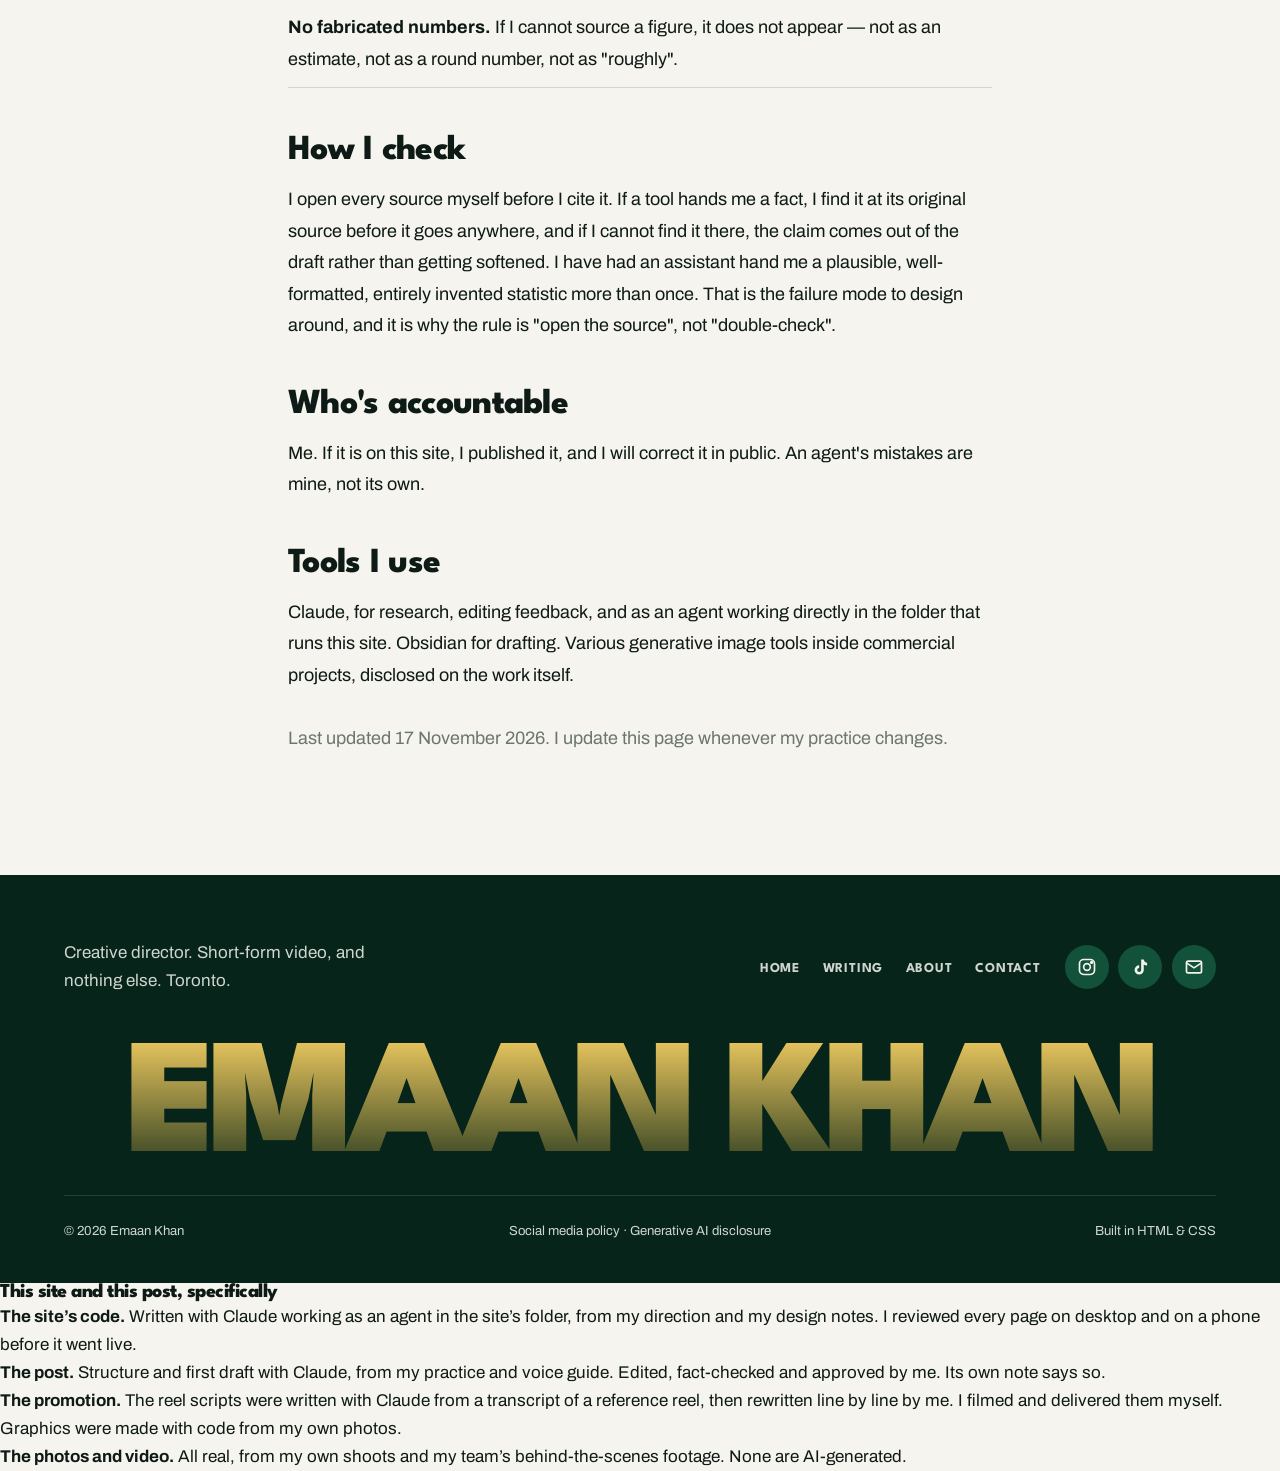
<file: policies.html>
<!doctype html>
<html lang="en">
<head>
<meta charset="utf-8">
<meta name="viewport" content="width=device-width, initial-scale=1">
<title>Social media policy and AI disclosure | Emaan Khan</title>
<meta name="description" content="House rules for comments and sharing, and exactly how Emaan Khan uses generative AI.">
<meta property="og:title" content="Social media policy and AI disclosure | Emaan Khan">
<meta property="og:description" content="House rules for comments and sharing, and exactly how Emaan Khan uses generative AI.">
<meta property="og:type" content="website">
<meta name="theme-color" content="#06241A">
<link rel="preconnect" href="https://fonts.googleapis.com"><link rel="preconnect" href="https://fonts.gstatic.com" crossorigin><link href="https://fonts.googleapis.com/css2?family=League+Spartan:wght@600;700;800;900&family=Archivo:wght@400;500;600;700&display=swap" rel="stylesheet">
<link rel="stylesheet" href="styles.css">

</head>
<body>
<a class="skip" href="#main">Skip to content</a>

<header class="bar" id="bar">
  <div class="wrap bar-in">
    <a class="logo" href="./">Emaan <b>Khan</b></a>
    <button class="menu-toggle" aria-expanded="false" aria-controls="menu">Menu</button>
    <nav aria-label="Primary"><ul class="menu" id="menu"><li><a href="./">Home</a></li><li><a href="writing/">Writing</a></li><li><a href="about.html">About</a></li><li><a href="contact.html">Contact</a></li></ul></nav>
  </div>
</header>

<main id="main">

<section class="page-head">
  <div class="wrap">
    <p class="crumbs"><a href="./">Home</a> / Policies</p>
    <h1>Policies</h1>
    <p class="lede">The social media policy and the generative AI disclosure, in plain words.</p>
    <div class="btn-row"><a class="btn" href="#social">Social media policy</a><a class="btn btn-ghost" href="#ai">AI disclosure</a></div>
  </div>
</section>
<section class="section"><div class="narrow prose">

<h1 id="social">House rules</h1>
<p class="lede">Short version: argue with me, don't insult anyone, and tell me when I'm wrong.</p>

<h2>What's welcome here</h2>
<p>Questions, including the ones you think are too basic. Disagreement, especially from people actually doing the work. Better ideas than mine, which I will take and credit.</p>
<p>If you think a claim on this site is wrong, say so. I would rather be corrected in public than be wrong in public for longer.</p>

<h2>What gets removed</h2>
<p>Spam, harassment, and personal attacks. Anything aimed at someone's identity rather than their argument. Pitches disguised as questions. I remove those without notice and without a debate about it.</p>

<h2>If I get something wrong</h2>
<p>Tell me. I fix the post and leave a dated correction note at the bottom saying what changed, so anyone who read the old version can see what moved. I don't quietly edit and pretend it was always right, and I don't delete the post to make the mistake disappear. If you spotted it, you get the credit in the note unless you'd rather not.</p>

<h2>Sponsorship and gifts</h2>
<p>Nobody pays me to write here. No affiliate links, no sponsored posts, no gifted gear in exchange for coverage.</p>
<p>I am paid by the clients I direct for, and some of that work informs what I write here. That is a commercial relationship and I say so wherever it is relevant. If a post is ever paid for by anyone, the first line of that post will say so before you read anything else.</p>

<h2>How to reach me</h2>
<p>Email <a href="mailto:emaan@venture-x.ca">emaan@venture-x.ca</a>. I read everything and I answer most of it, usually late. If it's about working together, say so in the subject line and send the work with it.</p>

<h2>When I post</h2>
<p>Irregularly, and on purpose. I'd rather publish something worth the read every few weeks than something thin every Monday.</p>

<hr>

<h1 id="ai">How I use AI</h1>
<p class="lede">I use AI tools every working day, so a page saying "I use AI thoughtfully" would be worthless. Here is the specific version.</p>

<h2>Where I use AI</h2>
<ul class="plain">
  <li><strong>Research and leads.</strong> Finding what has been written on a subject, and finding the original source of a figure somebody quoted at me.</li>
  <li><strong>Structure.</strong> Outlines, and arguing with me about the order of an argument before I write it.</li>
  <li><strong>Editing.</strong> Checking a finished draft against my own voice guide and strike list, and handing me back a numbered list of problems. It finds the sentence I was proud of that says nothing.</li>
  <li><strong>The small mechanical pieces.</strong> Alt text, meta descriptions, tags, and headline options I then rewrite.</li>
  <li><strong>Asset iteration in commercial work.</strong> Generative tools for some graphics and for exploring concepts before a shoot. Where that is true of a specific piece, it is said on that piece.</li>
</ul>

<h2>Where I don't</h2>
<ul class="plain">
  <li><strong>The opinions are mine.</strong> If this site claims something is true about how video works, I believe it, and I am the one who will be wrong if it is not.</li>
  <li><strong>I sign off every sentence.</strong> Where AI drafted prose for a post, that post says so in its own disclosure note. Nothing is published that I have not edited, fact-checked and approved, and the arguments are mine.</li>
  <li><strong>No AI-generated footage passed off as real work.</strong> Nothing here that looks like a client shoot is anything but a client shoot.</li>
  <li><strong>No AI-generated images of real people</strong>, including me.</li>
  <li><strong>No fabricated numbers.</strong> If I cannot source a figure, it does not appear — not as an estimate, not as a round number, not as "roughly".</li>
</ul>

<h2>How I check</h2>
<p>I open every source myself before I cite it. If a tool hands me a fact, I find it at its original source before it goes anywhere, and if I cannot find it there, the claim comes out of the draft rather than getting softened. I have had an assistant hand me a plausible, well-formatted, entirely invented statistic more than once. That is the failure mode to design around, and it is why the rule is "open the source", not "double-check".</p>

<h2>Who's accountable</h2>
<p>Me. If it is on this site, I published it, and I will correct it in public. An agent's mistakes are mine, not its own.</p>

<h2>Tools I use</h2>
<p>Claude, for research, editing feedback, and as an agent working directly in the folder that runs this site. Obsidian for drafting. Various generative image tools inside commercial projects, disclosed on the work itself.</p>

<p class="dim" style="margin-top:2rem">Last updated 17 November 2026. I update this page whenever my practice changes.</p>

</div></section>
</main>

<footer class="fx">
  <div class="wrap">
    <div class="fx-row">
      <p class="fx-line">Creative director. Short-form video, and nothing else. Toronto.</p>
      <nav aria-label="Footer"><ul class="fx-links"><li><a href="./">Home</a></li><li><a href="writing/">Writing</a></li><li><a href="about.html">About</a></li><li><a href="contact.html">Contact</a></li></ul></nav>
      <div class="icons">
      <a href="https://instagram.com/emaanakh" target="_blank" rel="noopener" aria-label="Instagram"><svg viewBox="0 0 24 24" fill="none" stroke="currentColor" stroke-width="2"><rect x="3" y="3" width="18" height="18" rx="5"/><circle cx="12" cy="12" r="4"/><circle cx="17.5" cy="6.5" r="1" fill="currentColor"/></svg></a>
      <a href="https://tiktok.com/@emaanakh" target="_blank" rel="noopener" aria-label="TikTok"><svg viewBox="0 0 24 24" fill="currentColor"><path d="M16.5 3c.4 2.3 1.9 3.8 4 4v3.1c-1.5 0-2.9-.4-4-1.2v6.6A5.5 5.5 0 1 1 11 10v3.2a2.4 2.4 0 1 0 2.4 2.4V3h3.1z"/></svg></a>
      <a href="mailto:emaan@venture-x.ca" aria-label="Email"><svg viewBox="0 0 24 24" fill="none" stroke="currentColor" stroke-width="2"><rect x="3" y="5" width="18" height="14" rx="2"/><path d="M3 7l9 6 9-6"/></svg></a>
    </div>
    </div>
    <p class="fx-word" aria-hidden="true">Emaan Khan</p>
    <p class="colophon"><span>&copy; 2026 Emaan Khan</span><span><a href="policies.html#social">Social media policy</a> &middot; <a href="policies.html#ai">Generative AI disclosure</a></span><span>Built in HTML &amp; CSS</span></p>
  </div>
</footer>

<script>
(function(){
  var bar=document.getElementById('bar'),t=bar.querySelector('.menu-toggle');
  t.addEventListener('click',function(){var o=bar.classList.toggle('open');t.setAttribute('aria-expanded',o)});
  var els=document.querySelectorAll('.rise');
  if(!('IntersectionObserver' in window)||matchMedia('(prefers-reduced-motion:reduce)').matches){els.forEach(function(e){e.classList.add('in')});return}
  var io=new IntersectionObserver(function(es){es.forEach(function(e){if(e.isIntersecting){e.target.classList.add('in');io.unobserve(e.target)}})},{rootMargin:'0px 0px -8% 0px',threshold:.05});
  els.forEach(function(e){io.observe(e)});
})();
</script>
<script src="motion.js" defer></script>
</body>
</html><h3>This site and this post, specifically</h3>
      <ul class="plain">
        <li><strong>The site&rsquo;s code.</strong> Written with Claude working as an agent in the site&rsquo;s folder, from my direction and my design notes. I reviewed every page on desktop and on a phone before it went live.</li>
        <li><strong>The post.</strong> Structure and first draft with Claude, from my practice and voice guide. Edited, fact-checked and approved by me. Its own note says so.</li>
        <li><strong>The promotion.</strong> The reel scripts were written with Claude from a transcript of a reference reel, then rewritten line by line by me. I filmed and delivered them myself. Graphics were made with code from my own photos.</li>
        <li><strong>The photos and video.</strong> All real, from my own shoots and my team&rsquo;s behind-the-scenes footage. None are AI-generated.</li>
      </ul>
</file>
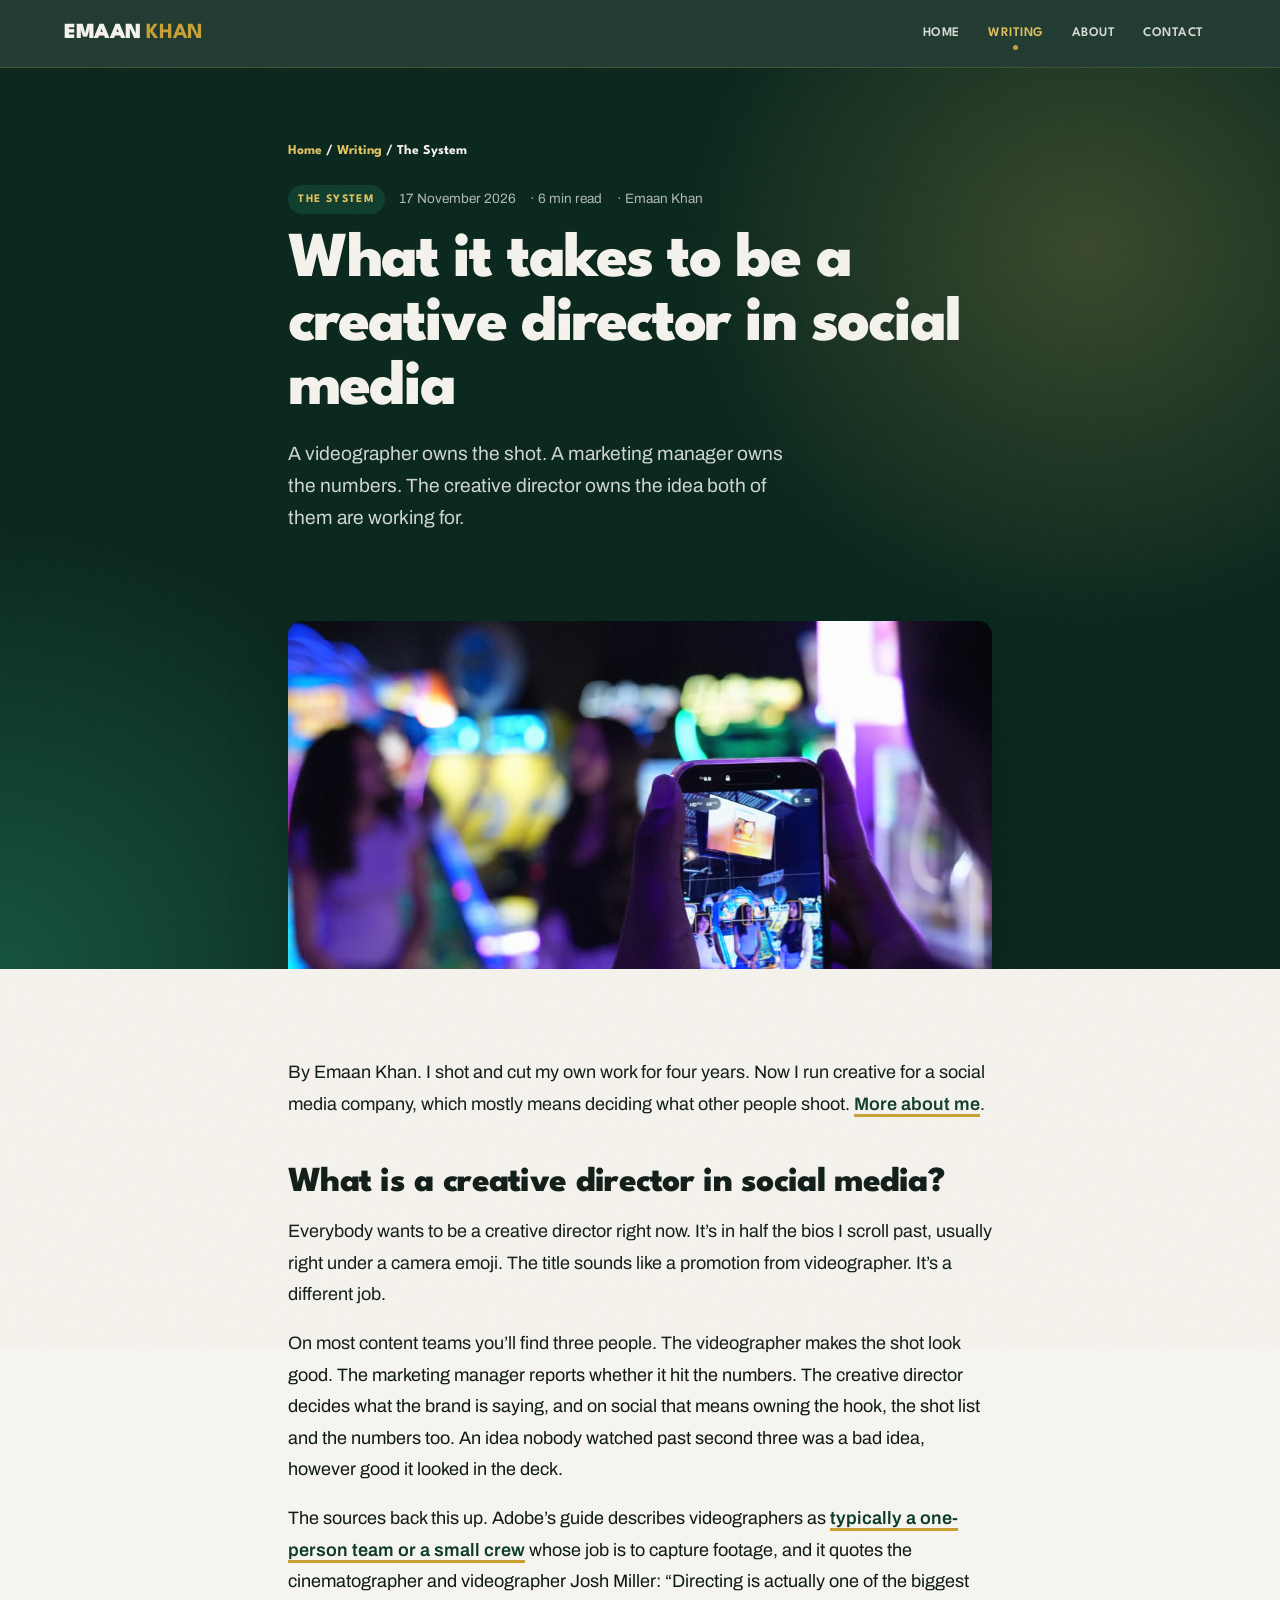
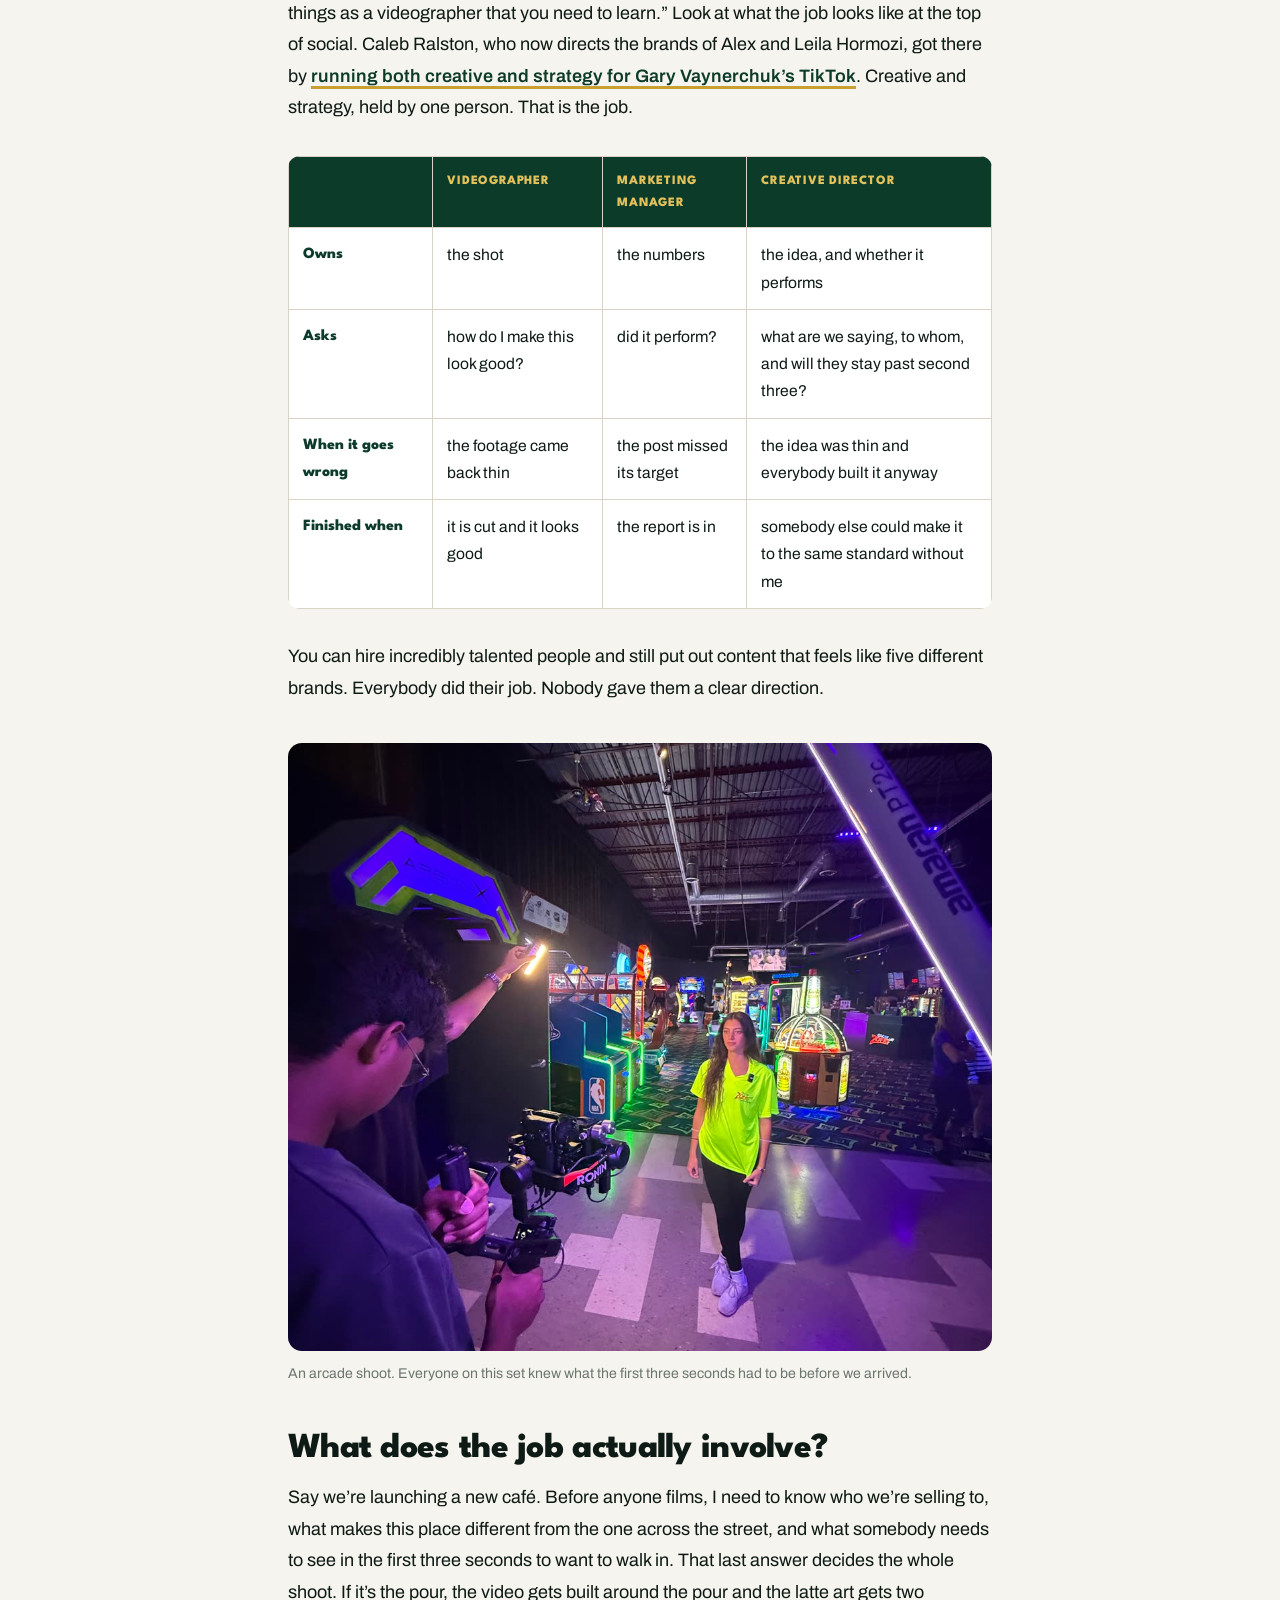
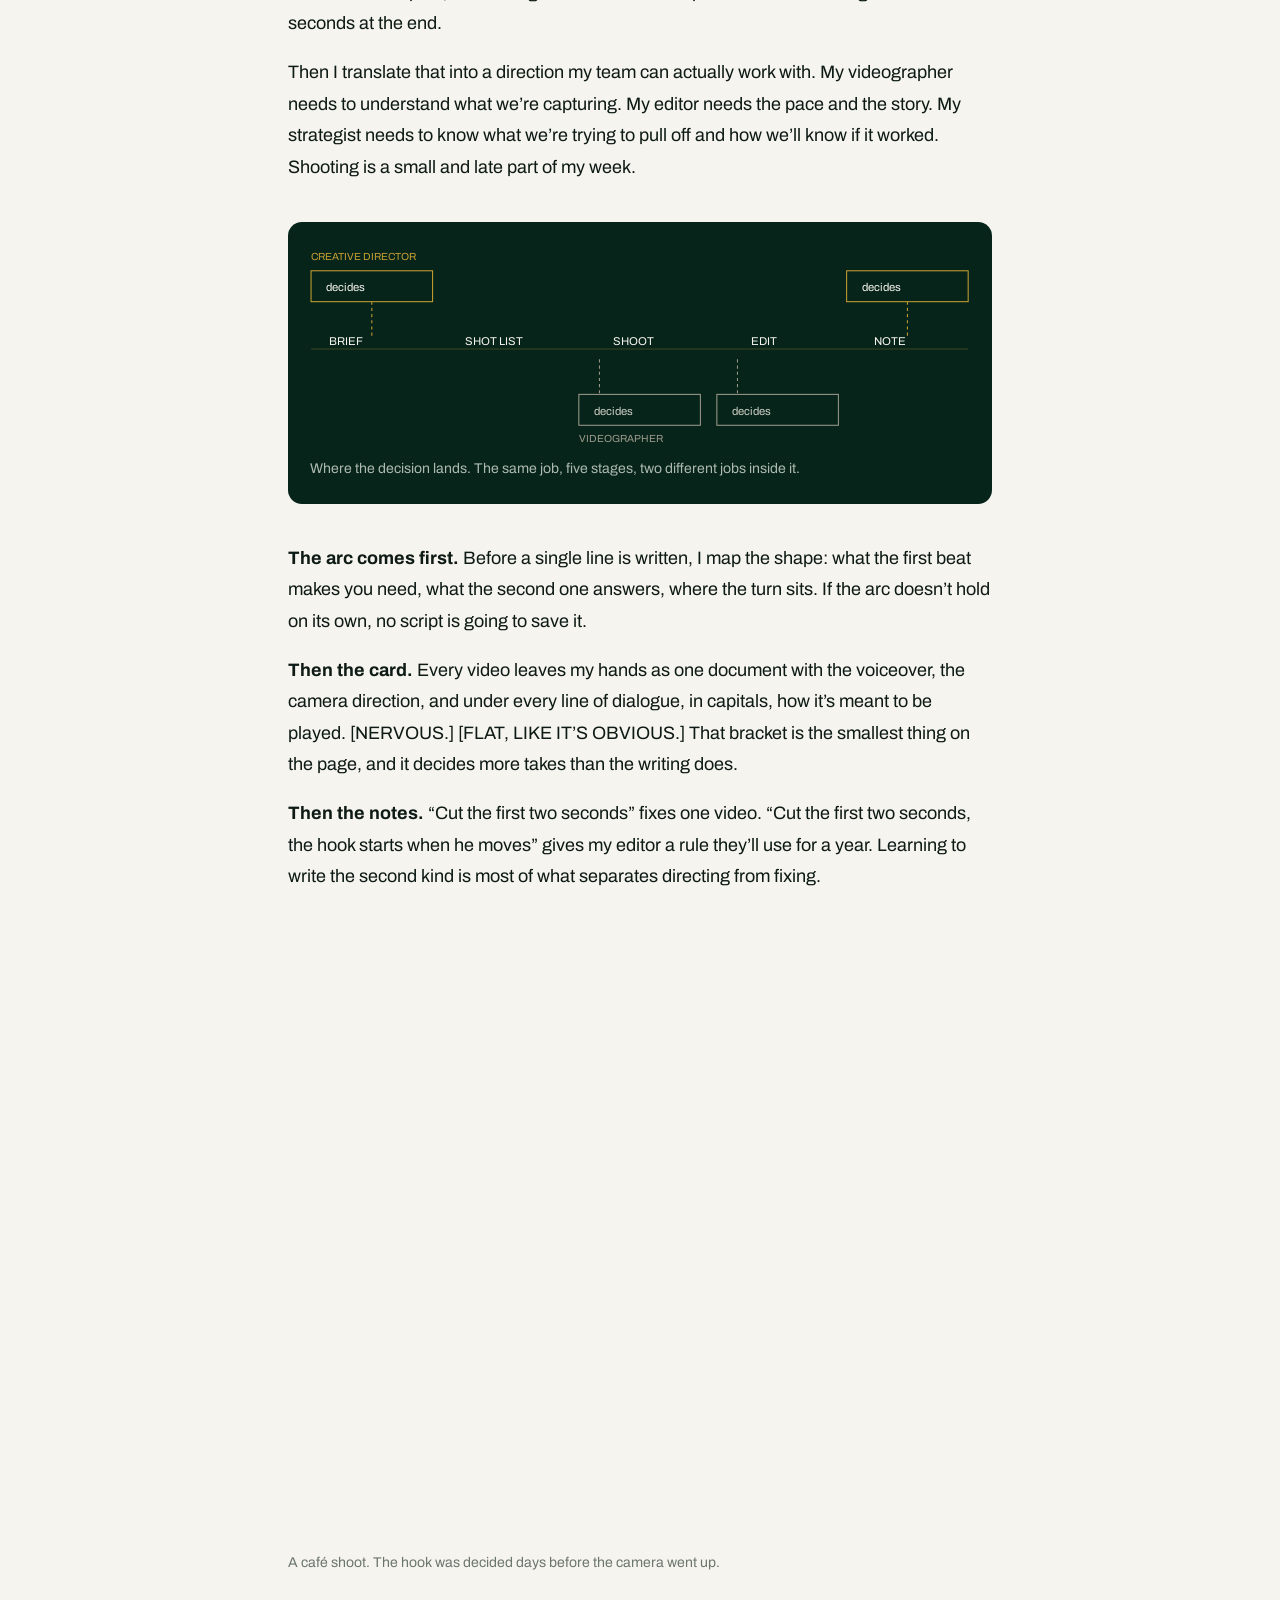
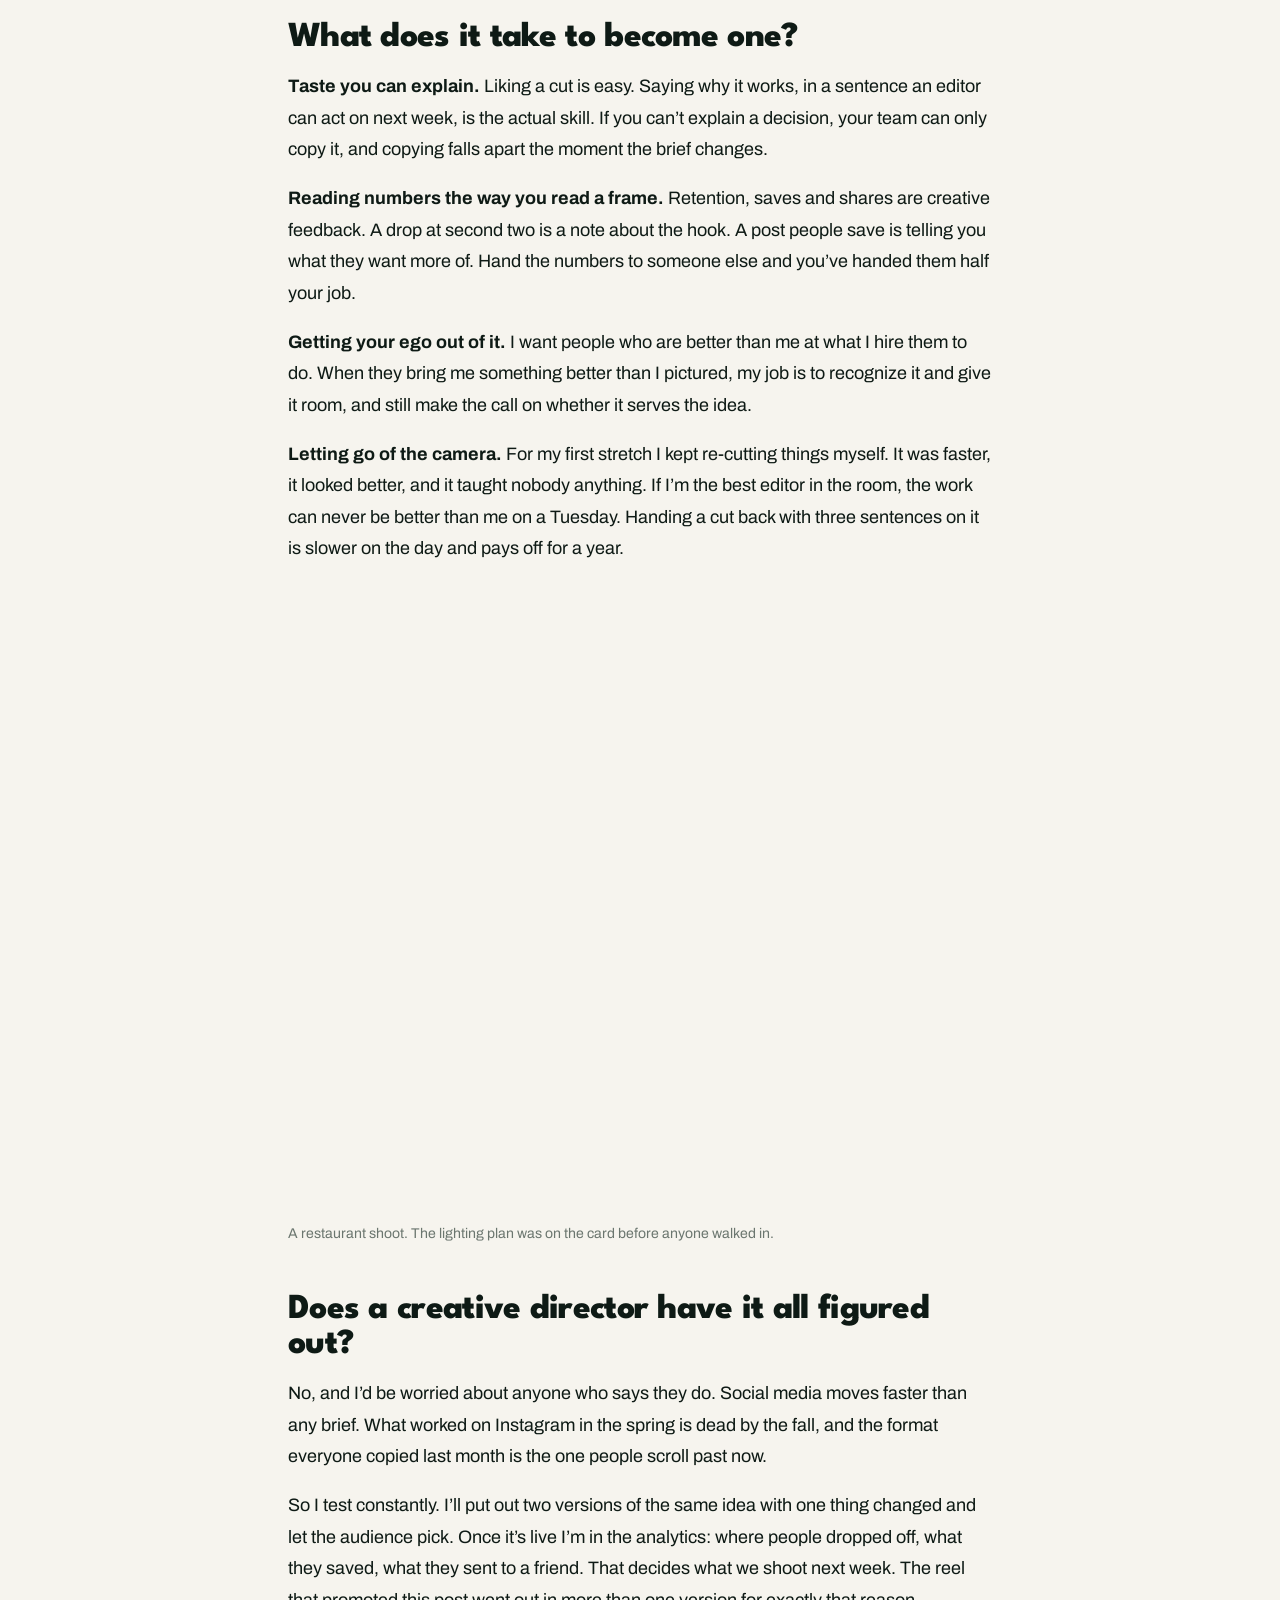
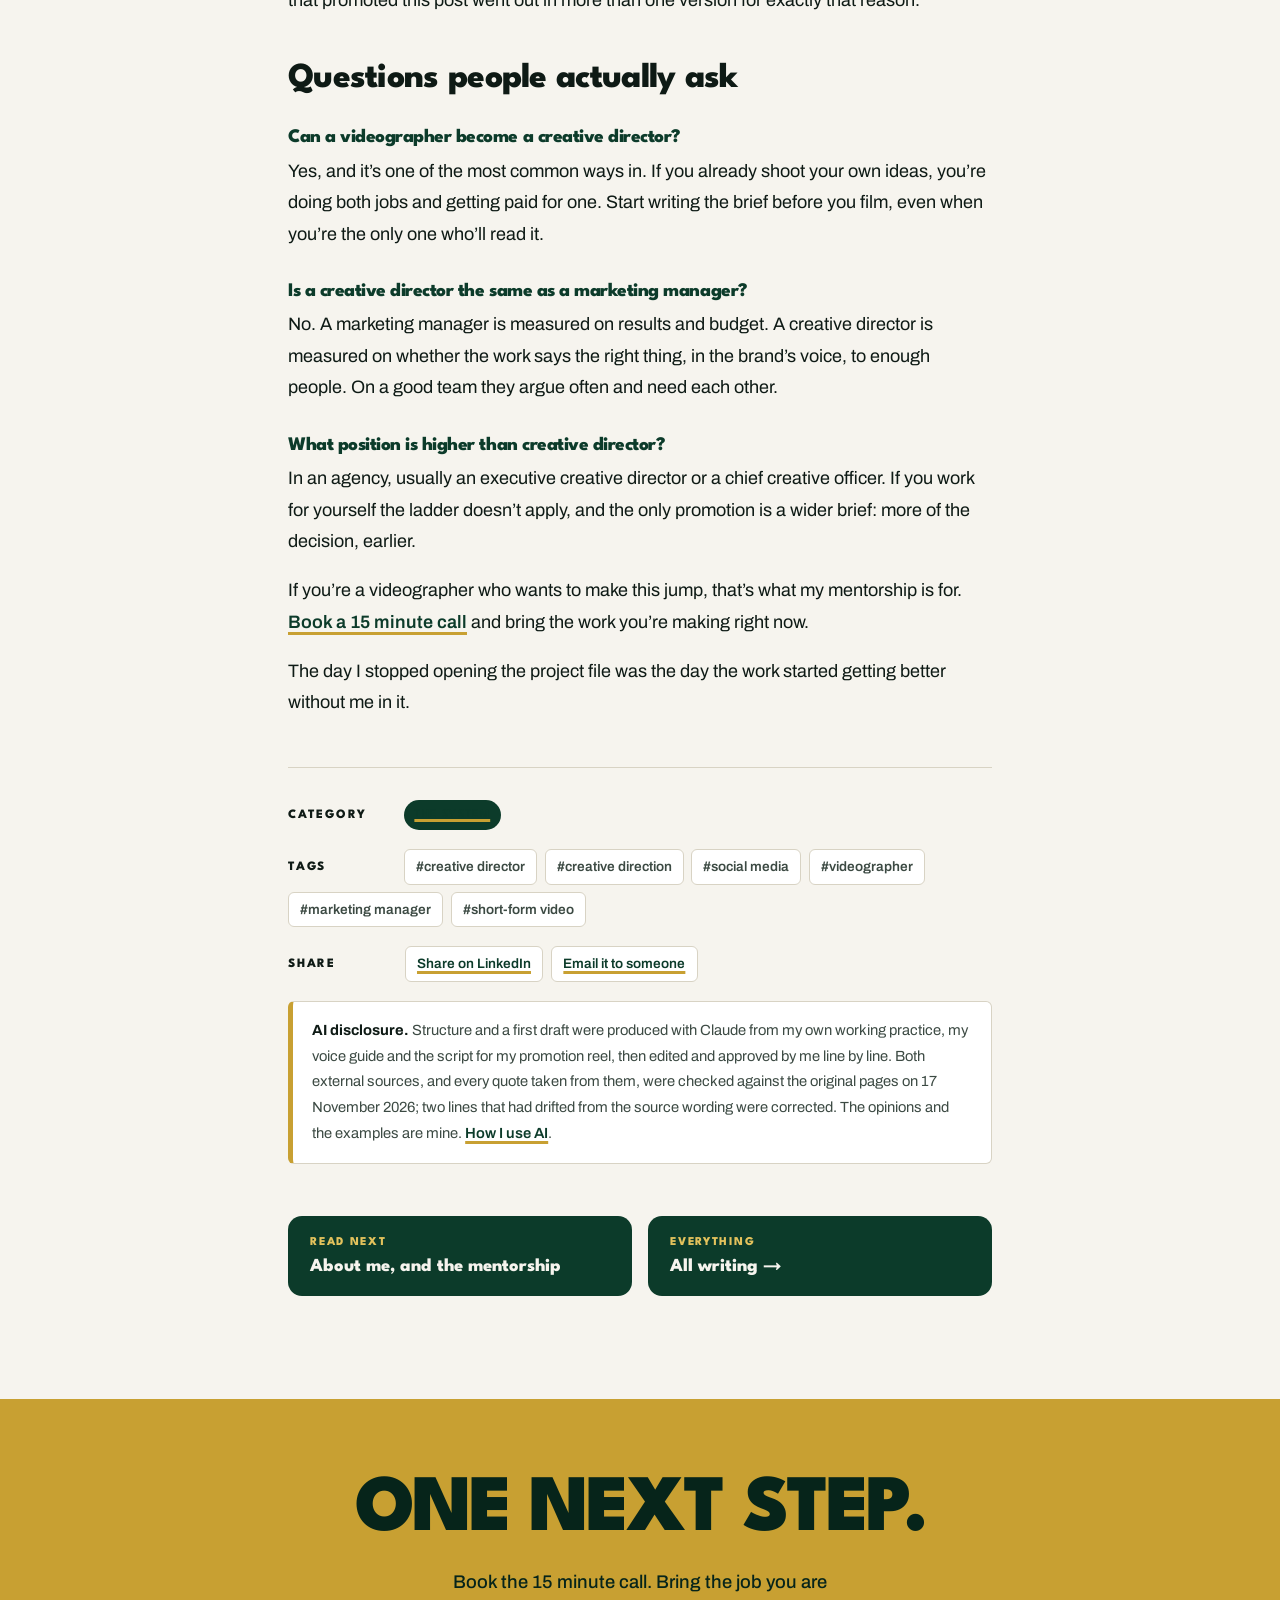
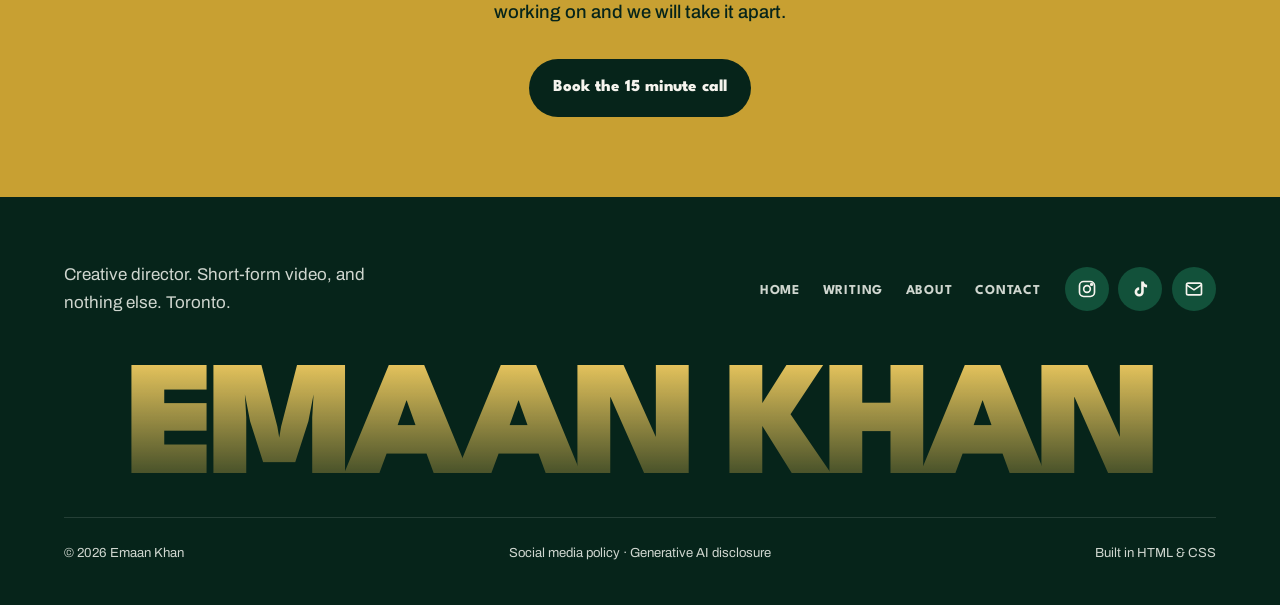
<file: writing/creative-director-vs-videographer.html>
<!doctype html><html lang="en"><head><meta charset="utf-8"><title>Moved | Emaan Khan</title>
<meta http-equiv="refresh" content="0; url=what-it-takes-to-be-a-creative-director.html"><link rel="canonical" href="https://emaanvx.github.io/emaan-site/writing/what-it-takes-to-be-a-creative-director.html"></head>
<body><p>This post has moved: <a href="what-it-takes-to-be-a-creative-director.html">What it takes to be a creative director in social media</a>.</p></body></html>
</file>
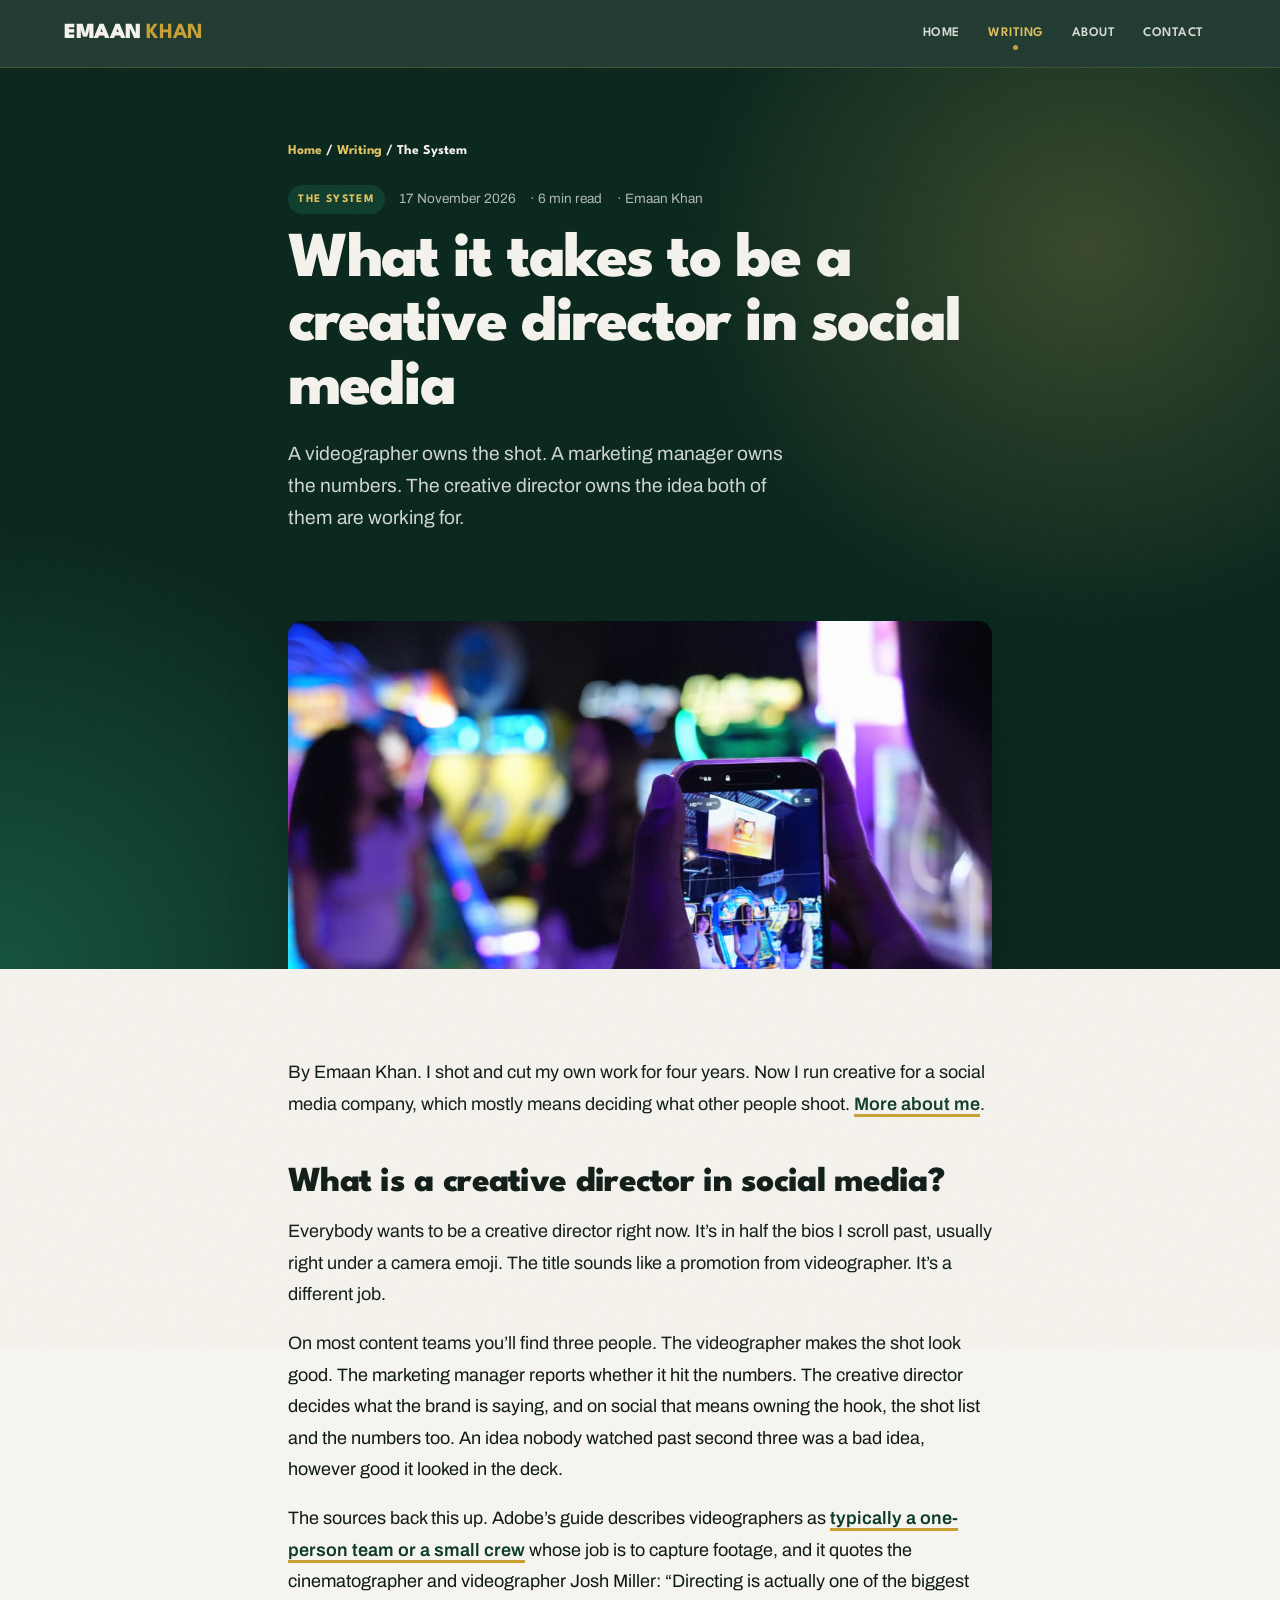
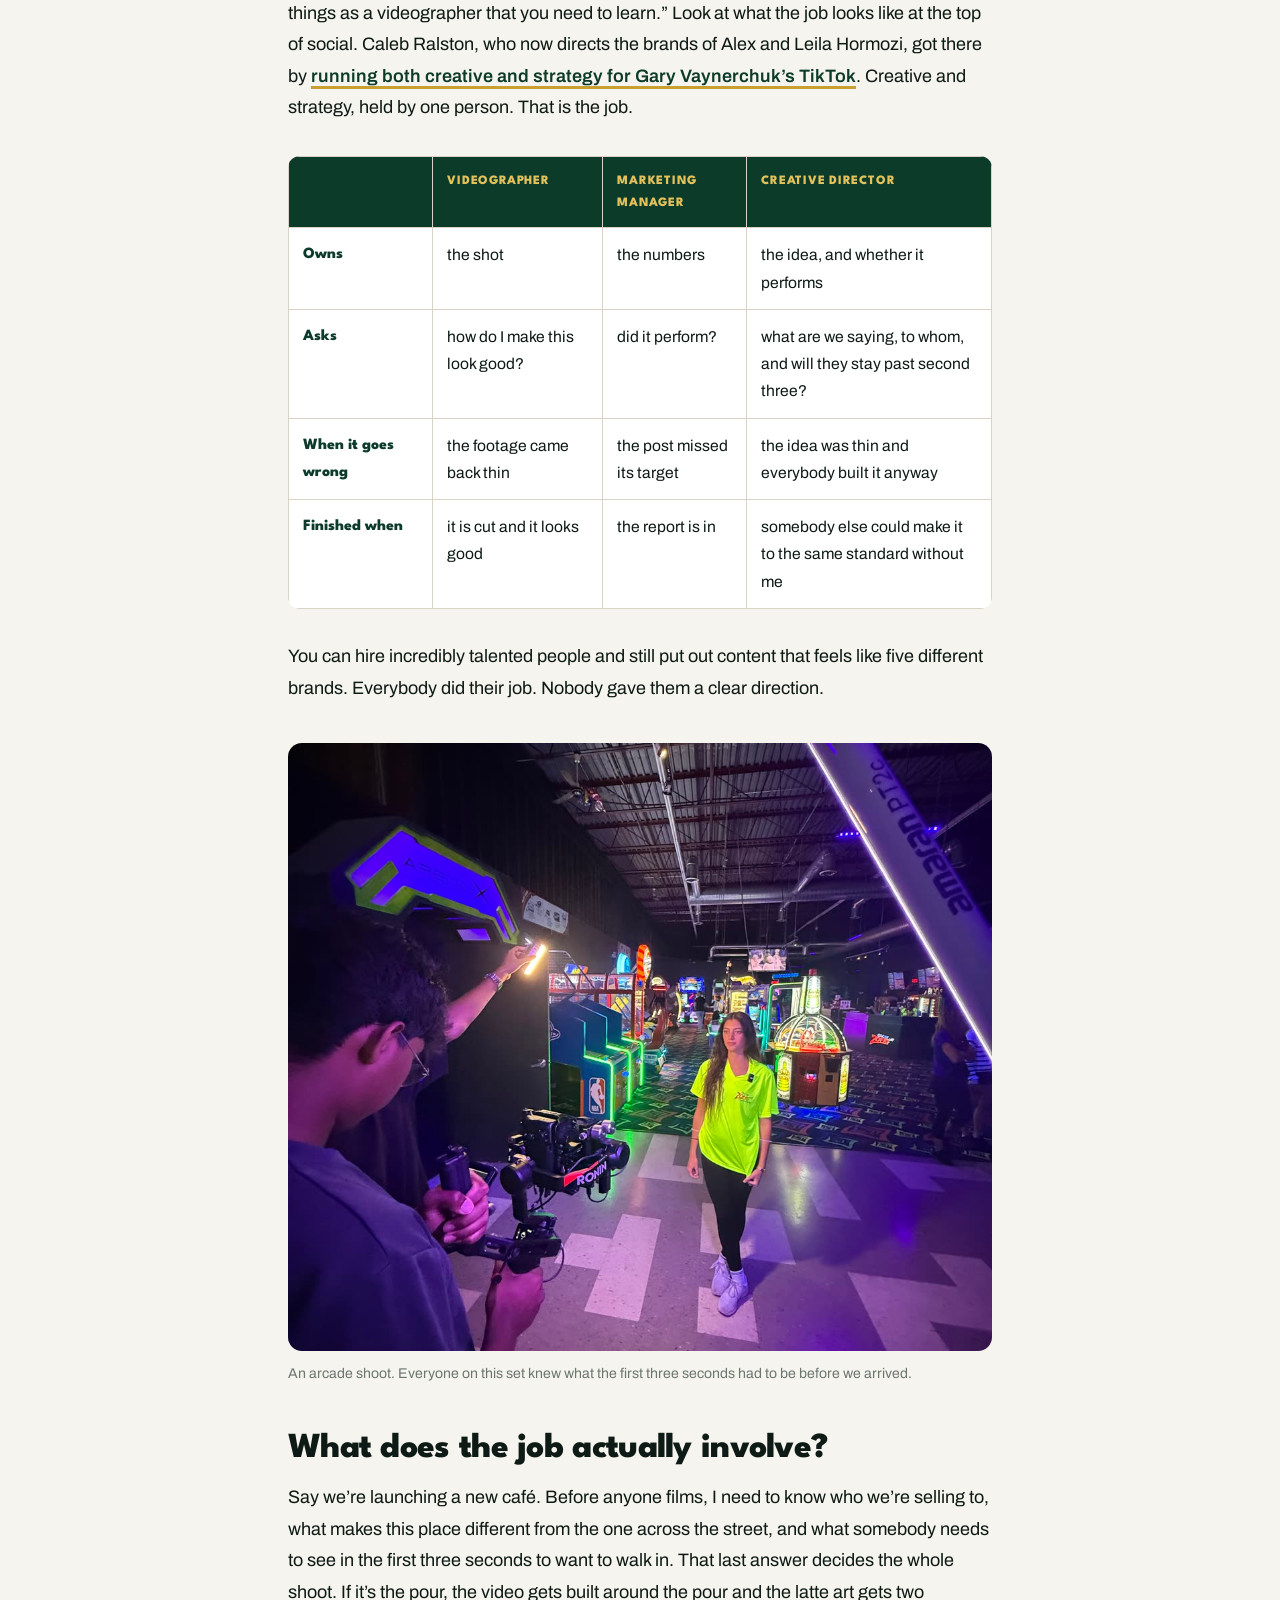
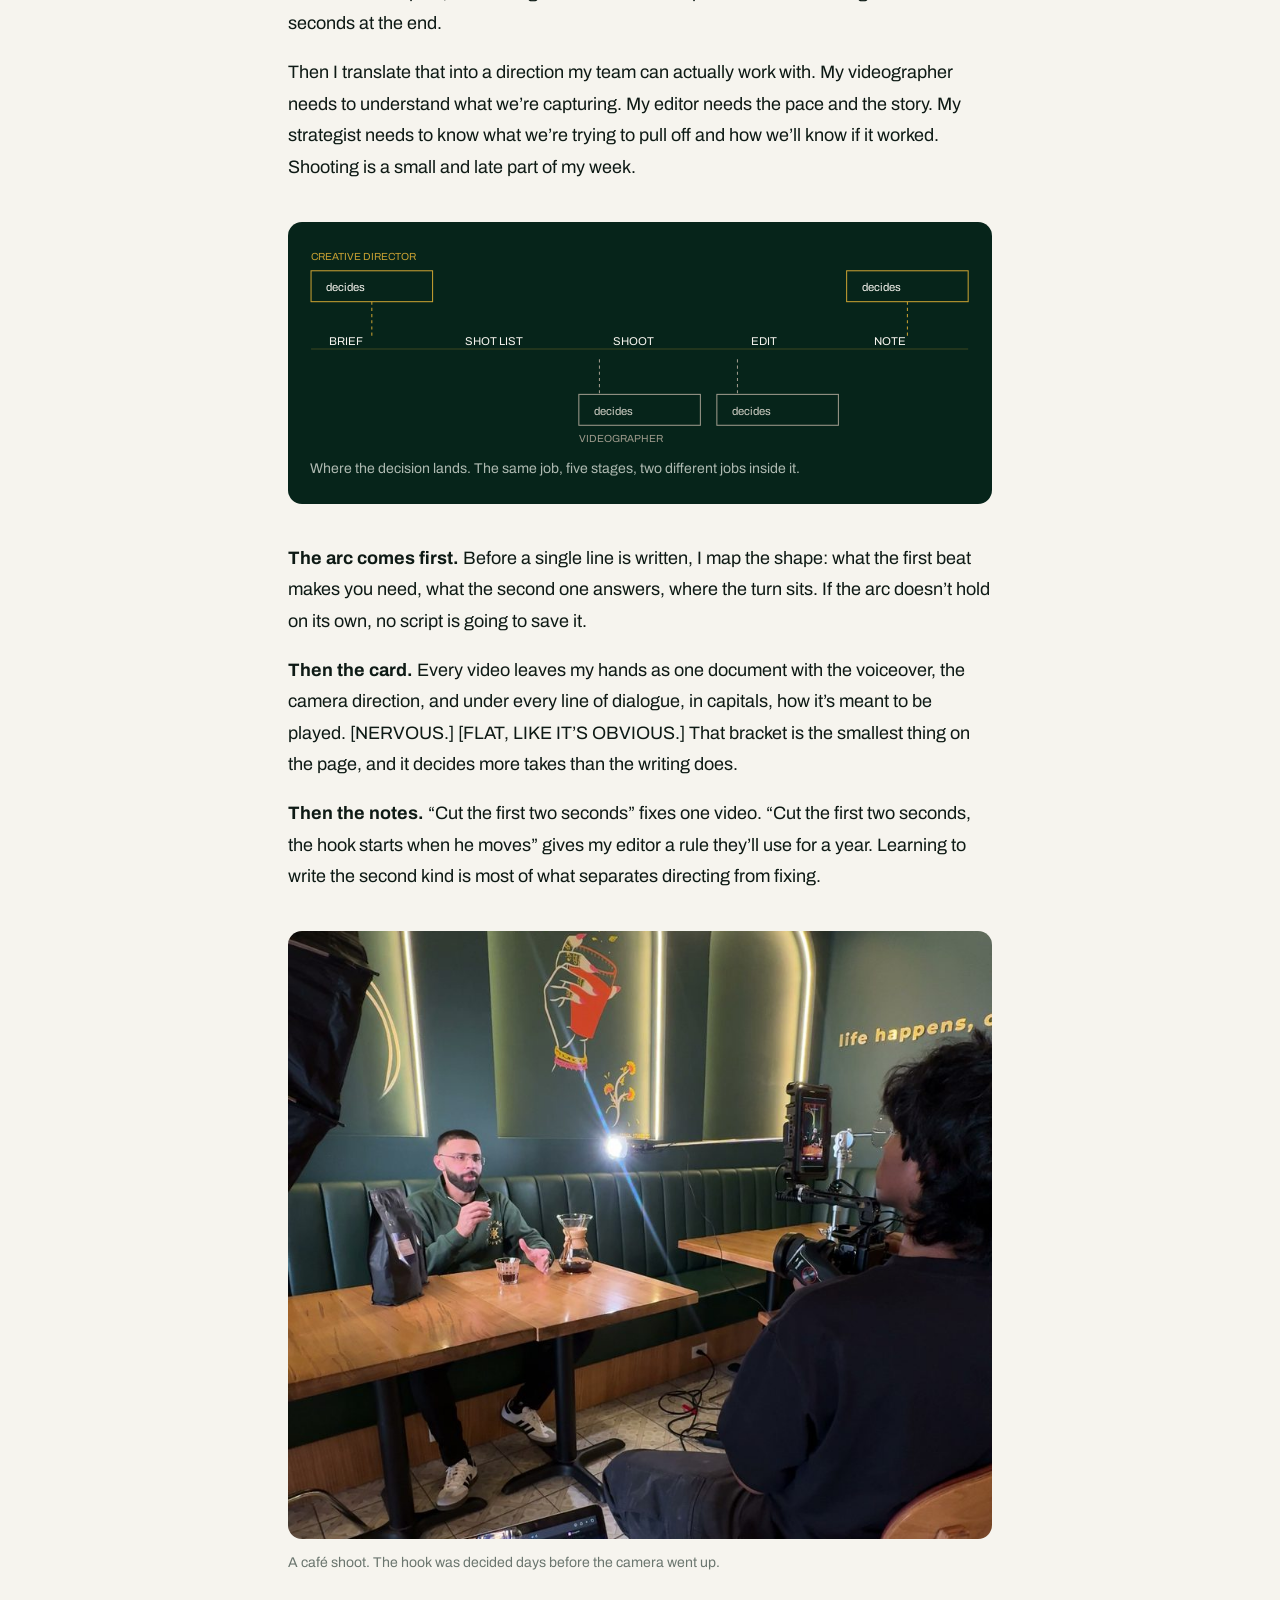
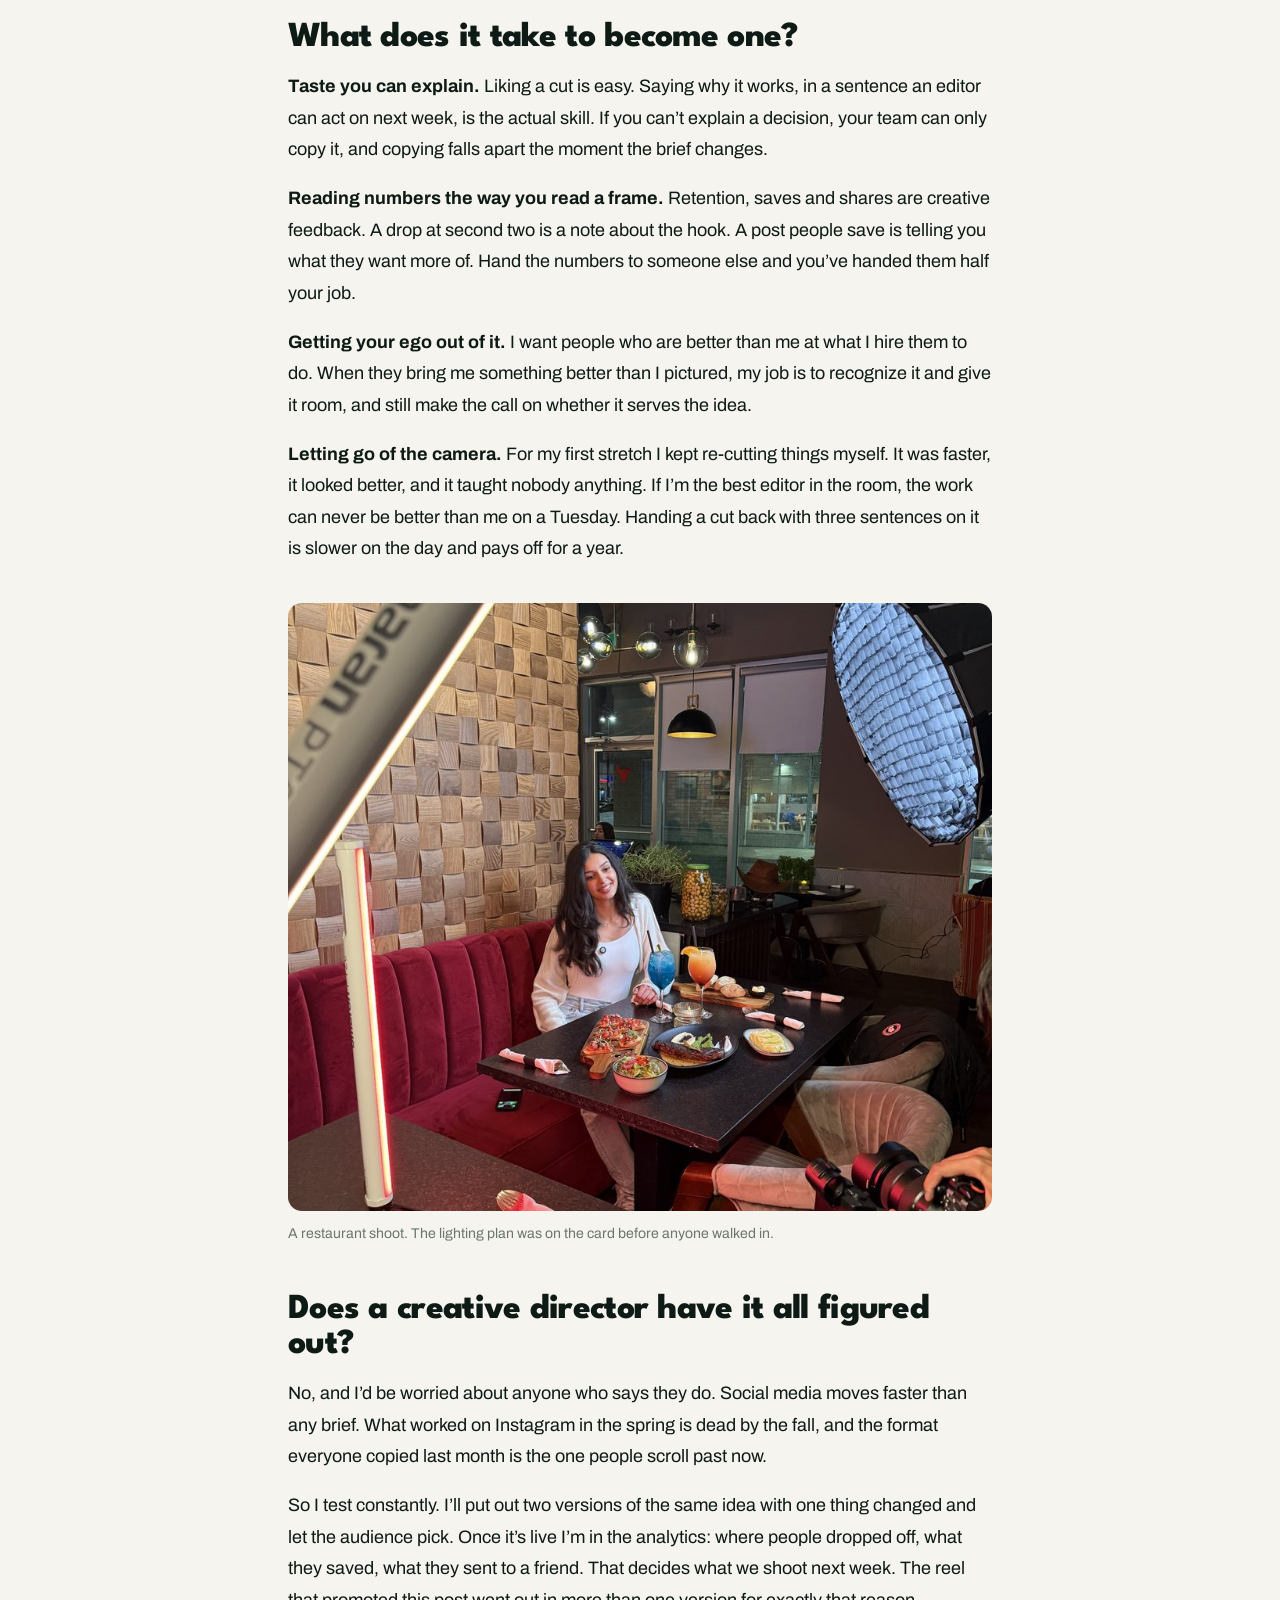
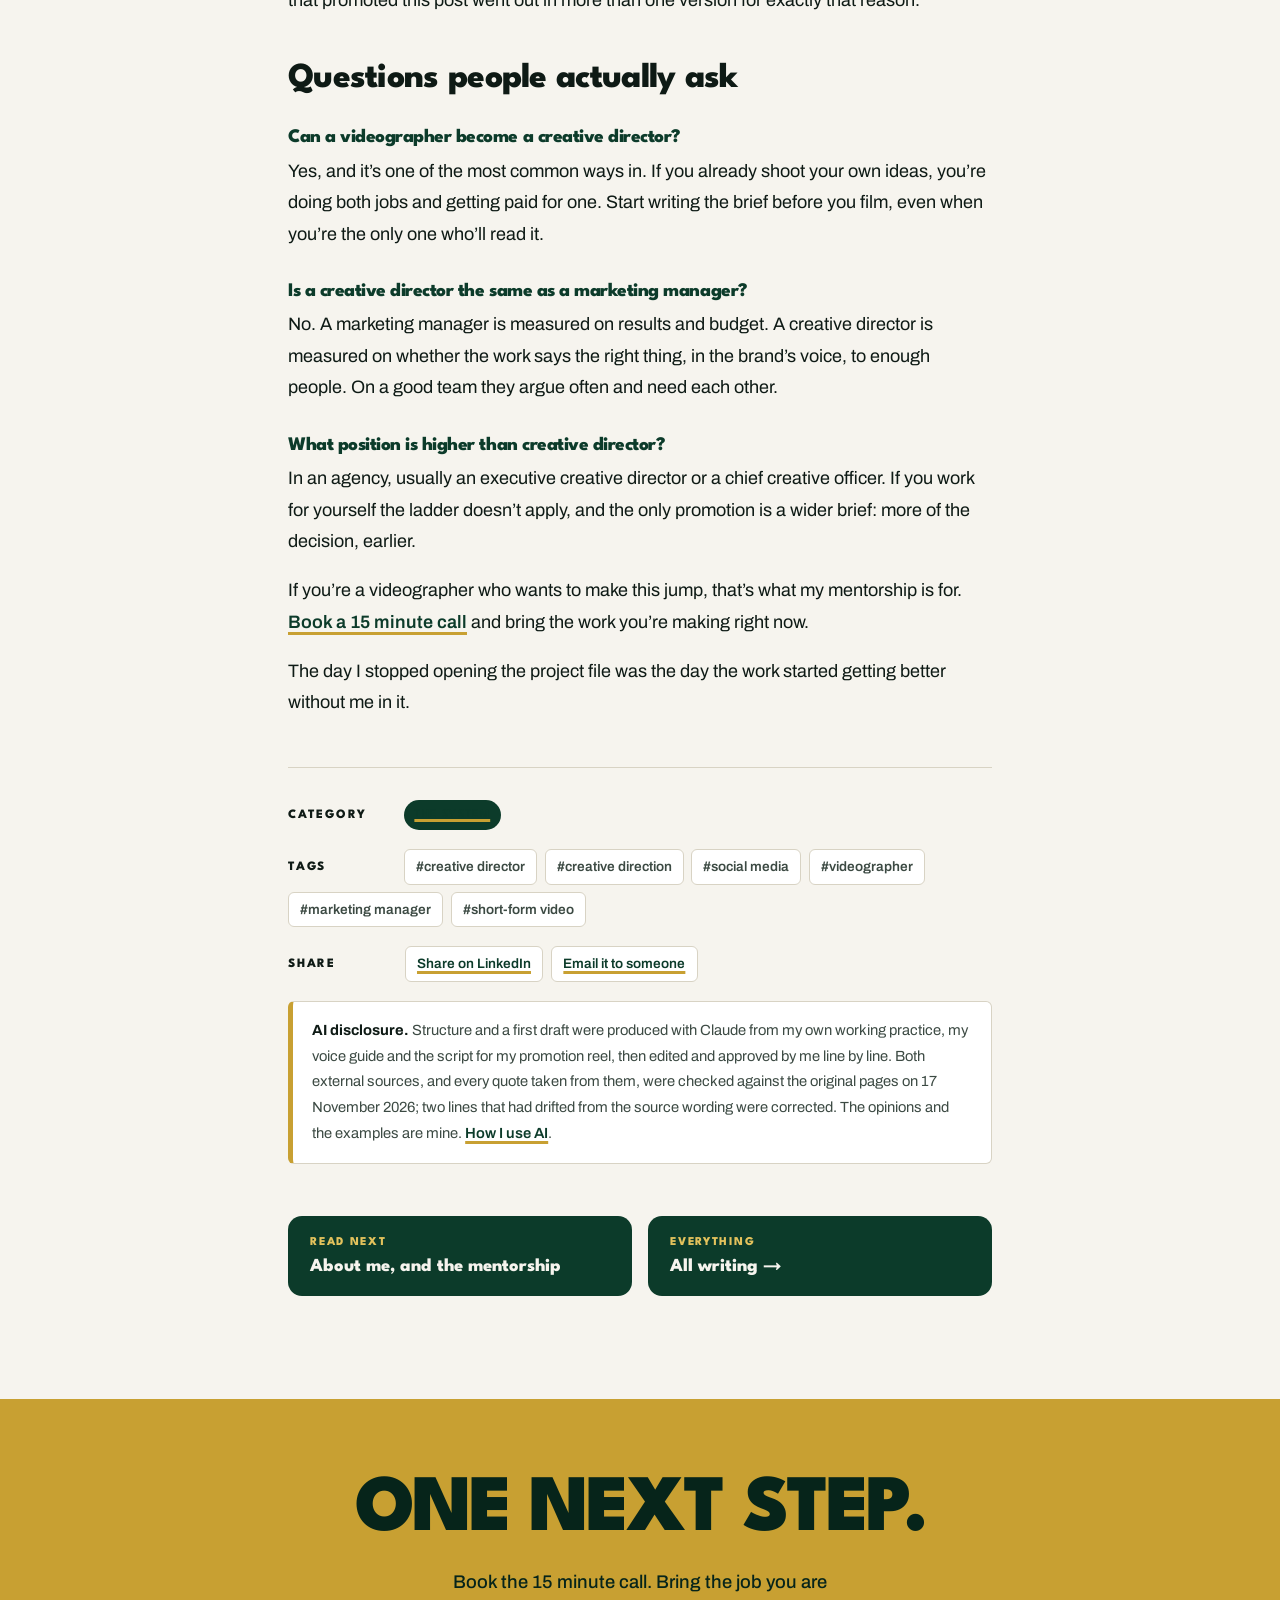
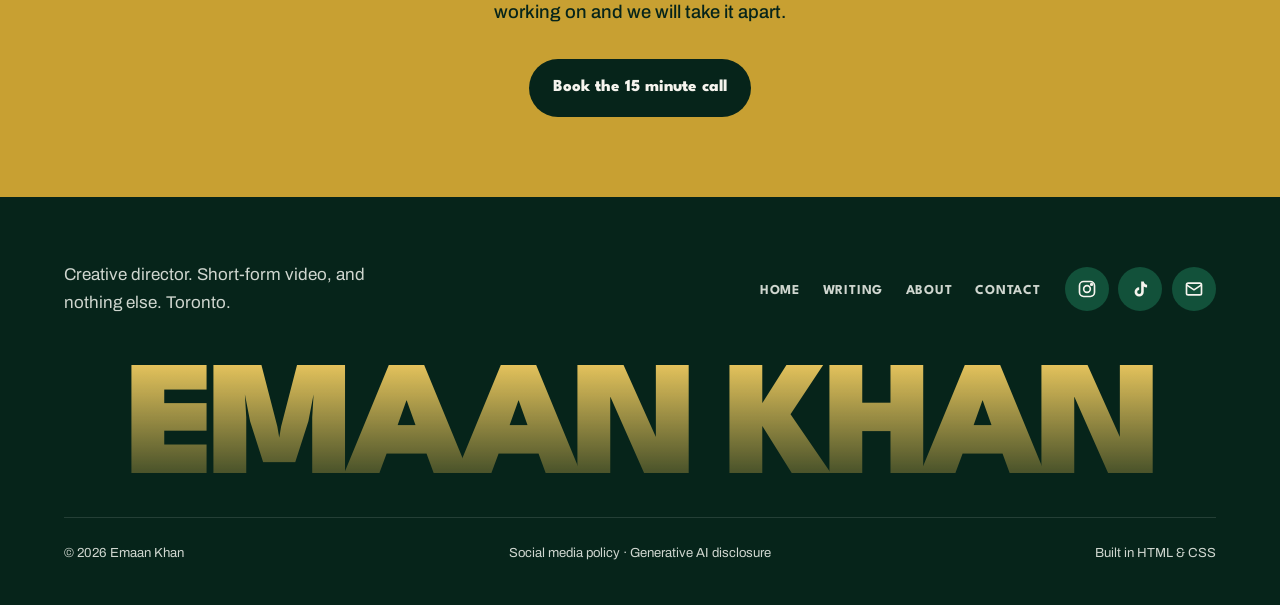
<file: writing/what-it-takes-to-be-a-creative-director.html>
<!doctype html>
<html lang="en">
<head>
<meta charset="utf-8">
<meta name="viewport" content="width=device-width, initial-scale=1">
<title>What it takes to be a creative director in social media</title>
<meta name="description" content="A videographer owns the shot and a marketing manager owns the numbers. Here is what a creative director owns, and what it takes to become one.">
<meta property="og:title" content="What it takes to be a creative director in social media">
<meta property="og:description" content="A videographer owns the shot and a marketing manager owns the numbers. Here is what a creative director owns, and what it takes to become one.">
<meta property="og:type" content="article">
<meta name="theme-color" content="#06241A">
<link rel="preconnect" href="https://fonts.googleapis.com"><link rel="preconnect" href="https://fonts.gstatic.com" crossorigin><link href="https://fonts.googleapis.com/css2?family=League+Spartan:wght@600;700;800;900&family=Archivo:wght@400;500;600;700&display=swap" rel="stylesheet">
<link rel="stylesheet" href="../styles.css">
<meta property="article:published_time" content="2026-11-17"><meta property="article:author" content="Emaan Khan">
<meta name="keywords" content="creative director, creative direction, social media, videographer, marketing manager, short-form video">
<script type="application/ld+json">
{
  "@context": "https://schema.org",
  "@graph": [
    {
      "@type": "BlogPosting",
      "headline": "What it takes to be a creative director in social media",
      "description": "A videographer owns the shot and a marketing manager owns the numbers. Here is what a creative director owns, and what it takes to become one.",
      "datePublished": "2026-11-17",
      "inLanguage": "en",
      "author": {"@type": "Person", "name": "Emaan Khan", "url": "https://emaanvx.github.io/emaan-site/about.html"},
      "mainEntityOfPage": "https://emaanvx.github.io/emaan-site/writing/what-it-takes-to-be-a-creative-director.html"
    },
    {
      "@type": "FAQPage",
      "mainEntity": [
        {
          "@type": "Question",
          "name": "Can a videographer become a creative director?",
          "acceptedAnswer": {"@type": "Answer", "text": "Yes, and it's one of the most common ways in. If you already shoot your own ideas, you're doing both jobs and getting paid for one. Start writing the brief before you film, even when you're the only one who'll read it."}
        },
        {
          "@type": "Question",
          "name": "Is a creative director the same as a marketing manager?",
          "acceptedAnswer": {"@type": "Answer", "text": "No. A marketing manager is measured on results and budget. A creative director is measured on whether the work says the right thing, in the brand's voice, to enough people. On a good team they argue often and need each other."}
        },
        {
          "@type": "Question",
          "name": "What position is higher than creative director?",
          "acceptedAnswer": {"@type": "Answer", "text": "In an agency, usually an executive creative director or a chief creative officer. If you work for yourself the ladder doesn't apply, and the only promotion is a wider brief: more of the decision, earlier."}
        }
      ]
    }
  ]
}
</script>
<style>table.cmp{width:100%;border-collapse:collapse;margin:2rem 0;font-size:.98rem;background:#fff;border-radius:12px;overflow:hidden}table.cmp th,table.cmp td{border:1px solid var(--line);padding:.8rem .9rem;text-align:left;vertical-align:top}table.cmp thead th{background:var(--green);color:var(--gold-br);font-family:var(--display);font-weight:800;letter-spacing:.06em;text-transform:uppercase;font-size:.8rem}table.cmp tbody th{font-family:var(--display);font-weight:800;color:var(--green);width:9rem}.faq h3{font-size:1.2rem;margin:2rem 0 .5rem;color:var(--green)}@media (max-width:560px){table.cmp,table.cmp tbody,table.cmp tr,table.cmp td,table.cmp th{display:block;width:auto}table.cmp thead{display:none}table.cmp tr{margin-bottom:1rem}table.cmp td:before{content:attr(data-h);display:block;font-size:.7rem;font-weight:700;letter-spacing:.1em;text-transform:uppercase;color:var(--ink-3)}}</style>
</head>
<body>
<a class="skip" href="#main">Skip to content</a>

<header class="bar" id="bar">
  <div class="wrap bar-in">
    <a class="logo" href="../">Emaan <b>Khan</b></a>
    <button class="menu-toggle" aria-expanded="false" aria-controls="menu">Menu</button>
    <nav aria-label="Primary"><ul class="menu" id="menu"><li><a href=".././">Home</a></li><li><a href="../writing/" aria-current="page">Writing</a></li><li><a href="../about.html">About</a></li><li><a href="../contact.html">Contact</a></li></ul></nav>
  </div>
</header>

<main id="main">

<header class="article-head">
  <div class="narrow">
    <p class="crumbs"><a href="../">Home</a> / <a href="./">Writing</a> / The System</p>
    <div class="meta"><a class="chip" href="./#the-system">The System</a><time datetime="2026-11-17">17 November 2026</time><span>&middot; 6 min read</span><span>&middot; Emaan Khan</span></div>
    <h1>What it takes to be a creative director in social media</h1>
    <p class="standfirst">A videographer owns the shot. A marketing manager owns the numbers. The creative director owns the idea both of them are working for.</p>
    <figure class="article-hero"><img src="../media/arcade-phone.jpg" alt="Checking a take on a phone during an arcade shoot under neon light" width="936" height="1400"></figure>
  </div>
</header>

<article class="article">
  <div class="narrow prose">

  <p class="byline">
    By Emaan Khan. I shot and cut my own work for four years. Now I run creative for a social
    media company, which mostly means deciding what other people shoot.
    <a href="../about.html">More about me</a>.
  </p>

  <h2>What is a creative director in social media?</h2>

  <p>
    Everybody wants to be a creative director right now. It&rsquo;s in half the bios I scroll
    past, usually right under a camera emoji. The title sounds like a promotion from
    videographer. It&rsquo;s a different job.
  </p>

  <p>
    On most content teams you&rsquo;ll find three people. The videographer makes the shot look
    good. The marketing manager reports whether it hit the numbers. The creative director
    decides what the brand is saying, and on social that means owning the hook, the shot list
    and the numbers too. An idea nobody watched past second three was a bad idea, however good
    it looked in the deck.
  </p>

  <p>
    The sources back this up. Adobe&rsquo;s guide describes videographers as
    <a href="https://www.adobe.com/creativecloud/video/discover/videography-vs-cinematography.html" target="_blank" rel="noopener">typically
    a one-person team or a small crew</a> whose job is to capture footage, and it quotes the
    cinematographer and videographer Josh Miller: &ldquo;Directing is actually one of the biggest things as a
    videographer that you need to learn.&rdquo; Look at what the job looks like at the top of
    social. Caleb Ralston, who now directs the brands of Alex and Leila Hormozi, got there by
    <a href="https://www.acquisition.com/caleb" target="_blank" rel="noopener">running both
    creative and strategy for Gary Vaynerchuk&rsquo;s TikTok</a>. Creative and strategy, held by
    one person. That is the job.
  </p>

  <table class="cmp">
    <thead>
      <tr><th scope="col"></th><th scope="col">Videographer</th><th scope="col">Marketing manager</th><th scope="col">Creative director</th></tr>
    </thead>
    <tbody>
      <tr><th scope="row">Owns</th><td data-h="Videographer">the shot</td><td data-h="Marketing manager">the numbers</td><td data-h="Creative director">the idea, and whether it performs</td></tr>
      <tr><th scope="row">Asks</th><td data-h="Videographer">how do I make this look good?</td><td data-h="Marketing manager">did it perform?</td><td data-h="Creative director">what are we saying, to whom, and will they stay past second three?</td></tr>
      <tr><th scope="row">When it goes wrong</th><td data-h="Videographer">the footage came back thin</td><td data-h="Marketing manager">the post missed its target</td><td data-h="Creative director">the idea was thin and everybody built it anyway</td></tr>
      <tr><th scope="row">Finished when</th><td data-h="Videographer">it is cut and it looks good</td><td data-h="Marketing manager">the report is in</td><td data-h="Creative director">somebody else could make it to the same standard without me</td></tr>
    </tbody>
  </table>

  <p>
    You can hire incredibly talented people and still put out content that feels like five
    different brands. Everybody did their job. Nobody gave them a clear direction.
  </p>
  <figure class="tall"><img src="../media/arcade-gimbal.jpg" alt="Camera operator with a gimbal rig filming talent in an arcade under neon light" loading="lazy" width="1050" height="1400"><figcaption>An arcade shoot. Everyone on this set knew what the first three seconds had to be before we arrived.</figcaption></figure>

  <h2>What does the job actually involve?</h2>

  <p>
    Say we&rsquo;re launching a new caf&eacute;. Before anyone films, I need to know who
    we&rsquo;re selling to, what makes this place different from the one across the street, and
    what somebody needs to see in the first three seconds to want to walk in. That last answer
    decides the whole shoot. If it&rsquo;s the pour, the video gets built around the pour and the
    latte art gets two seconds at the end.
  </p>

  <p>
    Then I translate that into a direction my team can actually work with. My videographer needs
    to understand what we&rsquo;re capturing. My editor needs the pace and the story. My
    strategist needs to know what we&rsquo;re trying to pull off and how we&rsquo;ll know if it
    worked. Shooting is a small and late part of my week.
  </p>

  <figure class="fig">
    <svg viewBox="0 0 640 196" role="img" aria-labelledby="figtitle figdesc">
      <title id="figtitle">Where the decision lands</title>
      <desc id="figdesc">Five stages of a video job in a row: brief, shot list, shoot, edit,
        note. A lower track marks the videographer's decisions on shoot and edit. An upper
        track marks the creative director's decisions on brief and note, at the two ends.</desc>
      <g font-family="Archivo, Helvetica Neue, Arial, sans-serif" font-size="11" fill="#F6F4EE">
        <text x="1" y="16" font-size="10" fill="#C8A032">CREATIVE DIRECTOR</text>
        <g stroke="#C8A032" fill="none">
          <rect x="1" y="26" width="118" height="30"></rect>
          <rect x="521" y="26" width="118" height="30"></rect>
          <path d="M60 56 V92" stroke-dasharray="3 3"></path>
          <path d="M580 56 V92" stroke-dasharray="3 3"></path>
        </g>
        <text x="16" y="46">decides</text>
        <text x="536" y="46">decides</text>

        <g stroke="rgba(200,160,50,.28)" fill="none"><path d="M1 102 H639"></path></g>
        <g fill="#F6F4EE" font-size="11">
          <text x="18" y="98">BRIEF</text>
          <text x="150" y="98">SHOT LIST</text>
          <text x="294" y="98">SHOOT</text>
          <text x="428" y="98">EDIT</text>
          <text x="548" y="98">NOTE</text>
        </g>

        <g stroke="#9E9A8C" fill="none">
          <path d="M281 112 V146" stroke-dasharray="3 3"></path>
          <path d="M415 112 V146" stroke-dasharray="3 3"></path>
          <rect x="261" y="146" width="118" height="30"></rect>
          <rect x="395" y="146" width="118" height="30"></rect>
        </g>
        <g fill="#CFCEC4"><text x="276" y="166">decides</text><text x="410" y="166">decides</text></g>
        <text x="261" y="192" font-size="10" fill="#9E9A8C">VIDEOGRAPHER</text>
      </g>
    </svg>
    <figcaption>Where the decision lands. The same job, five stages, two different jobs inside it.</figcaption>
  </figure>

  <p>
    <strong>The arc comes first.</strong> Before a single line is written, I map the shape: what
    the first beat makes you need, what the second one answers, where the turn sits. If the arc
    doesn&rsquo;t hold on its own, no script is going to save it.
  </p>

  <p>
    <strong>Then the card.</strong> Every video leaves my hands as one document with the
    voiceover, the camera direction, and under every line of dialogue, in capitals, how it&rsquo;s
    meant to be played. [NERVOUS.] [FLAT, LIKE IT&rsquo;S OBVIOUS.] That bracket is the smallest
    thing on the page, and it decides more takes than the writing does.
  </p>

  <p>
    <strong>Then the notes.</strong> &ldquo;Cut the first two seconds&rdquo; fixes one video.
    &ldquo;Cut the first two seconds, the hook starts when he moves&rdquo; gives my editor a rule
    they&rsquo;ll use for a year. Learning to write the second kind is most of what separates
    directing from fixing.
  </p>
  <figure class="tall"><img src="../media/cafe-set.jpg" alt="A cafe shoot with talent seated at a table, a camera operator and lighting in the foreground" loading="lazy" width="900" height="1125"><figcaption>A caf&eacute; shoot. The hook was decided days before the camera went up.</figcaption></figure>

  <h2>What does it take to become one?</h2>

  <p>
    <strong>Taste you can explain.</strong> Liking a cut is easy. Saying why it works, in a
    sentence an editor can act on next week, is the actual skill. If you can&rsquo;t explain a
    decision, your team can only copy it, and copying falls apart the moment the brief changes.
  </p>

  <p>
    <strong>Reading numbers the way you read a frame.</strong> Retention, saves and shares are
    creative feedback. A drop at second two is a note about the hook. A post people save is
    telling you what they want more of. Hand the numbers to someone else and you&rsquo;ve handed
    them half your job.
  </p>

  <p>
    <strong>Getting your ego out of it.</strong> I want people who are better than me at what I
    hire them to do. When they bring me something better than I pictured, my job is to recognize
    it and give it room, and still make the call on whether it serves the idea.
  </p>

  <p>
    <strong>Letting go of the camera.</strong> For my first stretch I kept re-cutting things
    myself. It was faster, it looked better, and it taught nobody anything. If I&rsquo;m the best
    editor in the room, the work can never be better than me on a Tuesday. Handing a cut back with
    three sentences on it is slower on the day and pays off for a year.
  </p>
  <figure class="tall"><img src="../media/restaurant-lights.jpg" alt="A restaurant shoot with talent at a table of food, a tube light and softbox set up around her" loading="lazy" width="900" height="1125"><figcaption>A restaurant shoot. The lighting plan was on the card before anyone walked in.</figcaption></figure>

  <h2>Does a creative director have it all figured out?</h2>

  <p>
    No, and I&rsquo;d be worried about anyone who says they do. Social media moves faster than any
    brief. What worked on Instagram in the spring is dead by the fall, and the format everyone
    copied last month is the one people scroll past now.
  </p>

  <p>
    So I test constantly. I&rsquo;ll put out two versions of the same idea with one thing changed
    and let the audience pick. Once it&rsquo;s live I&rsquo;m in the analytics: where people
    dropped off, what they saved, what they sent to a friend. That decides what we shoot next
    week. The reel that promoted this post went out in more than one version for exactly that
    reason.
  </p>

  <h2 class="faq-h">Questions people actually ask</h2>

  <div class="faq">
    <h3>Can a videographer become a creative director?</h3>
    <p>
      Yes, and it&rsquo;s one of the most common ways in. If you already shoot your own ideas,
      you&rsquo;re doing both jobs and getting paid for one. Start writing the brief before you
      film, even when you&rsquo;re the only one who&rsquo;ll read it.
    </p>

    <h3>Is a creative director the same as a marketing manager?</h3>
    <p>
      No. A marketing manager is measured on results and budget. A creative director is measured
      on whether the work says the right thing, in the brand&rsquo;s voice, to enough people. On a
      good team they argue often and need each other.
    </p>

    <h3>What position is higher than creative director?</h3>
    <p>
      In an agency, usually an executive creative director or a chief creative officer. If you
      work for yourself the ladder doesn&rsquo;t apply, and the only promotion is a wider brief:
      more of the decision, earlier.
    </p>
  </div>

  <p>
    If you&rsquo;re a videographer who wants to make this jump, that&rsquo;s what my mentorship is
    for. <a href="../contact.html">Book a 15 minute call</a> and bring the work you&rsquo;re making
    right now.
  </p>

  <p>
    The day I stopped opening the project file was the day the work started getting better
    without me in it.
  </p>


    <div class="post-foot">
      <div class="taxo"><span class="lbl">Category</span><a class="chip" href="./#the-system">The System</a></div>
      <div class="taxo"><span class="lbl">Tags</span><span class="tag">#creative director</span><span class="tag">#creative direction</span><span class="tag">#social media</span><span class="tag">#videographer</span><span class="tag">#marketing manager</span><span class="tag">#short-form video</span></div>
      <div class="taxo share"><span class="lbl">Share</span><a class="tag" href="https://www.linkedin.com/sharing/share-offsite/?url=https://emaanvx.github.io/emaan-site/writing/what-it-takes-to-be-a-creative-director.html" target="_blank" rel="noopener">Share on LinkedIn</a><a class="tag" href="mailto:?subject=What it takes to be a creative director in social media&amp;body=https://emaanvx.github.io/emaan-site/writing/what-it-takes-to-be-a-creative-director.html">Email it to someone</a></div>
      <p class="ai-note"><strong>AI disclosure.</strong> Structure and a first draft were produced with Claude from my own working practice, my voice guide and the script for my promotion reel, then edited and approved by me line by line. Both external sources, and every quote taken from them, were checked against the original pages on 17 November 2026; two lines that had drifted from the source wording were corrected. The opinions and the examples are mine. <a href="../policies.html#ai">How I use AI</a>.</p>
      <div class="next-prev">
        <a href="../about.html"><span>Read next</span>About me, and the mentorship</a>
        <a href="./"><span>Everything</span>All writing &rarr;</a>
      </div>
    </div>
  </div>
</article>

<section class="cta-band">
  <div class="wrap">
    <h2>One next step.</h2>
    <p>Book the 15 minute call. Bring the job you are working on and we will take it apart.</p>
    <a class="btn" href="../contact.html">Book the 15 minute call</a>
  </div>
</section>
</main>

<footer class="fx">
  <div class="wrap">
    <div class="fx-row">
      <p class="fx-line">Creative director. Short-form video, and nothing else. Toronto.</p>
      <nav aria-label="Footer"><ul class="fx-links"><li><a href=".././">Home</a></li><li><a href="../writing/">Writing</a></li><li><a href="../about.html">About</a></li><li><a href="../contact.html">Contact</a></li></ul></nav>
      <div class="icons">
      <a href="https://instagram.com/emaanakh" target="_blank" rel="noopener" aria-label="Instagram"><svg viewBox="0 0 24 24" fill="none" stroke="currentColor" stroke-width="2"><rect x="3" y="3" width="18" height="18" rx="5"/><circle cx="12" cy="12" r="4"/><circle cx="17.5" cy="6.5" r="1" fill="currentColor"/></svg></a>
      <a href="https://tiktok.com/@emaanakh" target="_blank" rel="noopener" aria-label="TikTok"><svg viewBox="0 0 24 24" fill="currentColor"><path d="M16.5 3c.4 2.3 1.9 3.8 4 4v3.1c-1.5 0-2.9-.4-4-1.2v6.6A5.5 5.5 0 1 1 11 10v3.2a2.4 2.4 0 1 0 2.4 2.4V3h3.1z"/></svg></a>
      <a href="mailto:emaan@venture-x.ca" aria-label="Email"><svg viewBox="0 0 24 24" fill="none" stroke="currentColor" stroke-width="2"><rect x="3" y="5" width="18" height="14" rx="2"/><path d="M3 7l9 6 9-6"/></svg></a>
    </div>
    </div>
    <p class="fx-word" aria-hidden="true">Emaan Khan</p>
    <p class="colophon"><span>&copy; 2026 Emaan Khan</span><span><a href="../policies.html#social">Social media policy</a> &middot; <a href="../policies.html#ai">Generative AI disclosure</a></span><span>Built in HTML &amp; CSS</span></p>
  </div>
</footer>

<script>
(function(){
  var bar=document.getElementById('bar'),t=bar.querySelector('.menu-toggle');
  t.addEventListener('click',function(){var o=bar.classList.toggle('open');t.setAttribute('aria-expanded',o)});
  var els=document.querySelectorAll('.rise');
  if(!('IntersectionObserver' in window)||matchMedia('(prefers-reduced-motion:reduce)').matches){els.forEach(function(e){e.classList.add('in')});return}
  var io=new IntersectionObserver(function(es){es.forEach(function(e){if(e.isIntersecting){e.target.classList.add('in');io.unobserve(e.target)}})},{rootMargin:'0px 0px -8% 0px',threshold:.05});
  els.forEach(function(e){io.observe(e)});
})();
</script>
<script src="../motion.js" defer></script>
</body>
</html>
</file>
<file: styles.css>
/* Emaan Khan — personal site, v3 (16 Nov 2026)
   EK PB palette: racing green ground, gold accent, linen for reading.
   Type: League Spartan (display, 800–900) + Archivo (body). Bold, no serifs. */

:root{
  --green:#0C3B2A;
  --green-deep:#06241A;
  --green-lift:#12513A;
  --gold:#C8A032;
  --gold-br:#E3C25C;
  --linen:#F6F4EE;
  --linen-2:#ECE8DD;
  --ink:#0E1A15;
  --ink-2:#3C4A43;
  --ink-3:#6B766F;
  --line:#D8D3C4;
  --display:"League Spartan","Archivo","Helvetica Neue",Arial,sans-serif;
  --body:"Archivo","Helvetica Neue",Arial,sans-serif;
  --wrap:72rem;
  --gap:clamp(3.5rem,8vw,6.5rem);
  --radius:14px;
}

*,*::before,*::after{box-sizing:border-box}
html{-webkit-text-size-adjust:100%;scroll-behavior:smooth;scroll-padding-top:5rem}
body{margin:0;background:var(--linen);color:var(--ink);font-family:var(--body);font-size:1.0625rem;line-height:1.65;-webkit-font-smoothing:antialiased}
img,video{max-width:100%;display:block;height:auto}
a{color:inherit}
h1,h2,h3,h4{font-family:var(--display);font-weight:800;line-height:1;letter-spacing:-.025em;margin:0}
p{margin:0 0 1.1rem}
ul{margin:0;padding:0;list-style:none}

.wrap{width:min(100% - 2rem,var(--wrap));margin-inline:auto}
.narrow{width:min(100% - 2rem,44rem);margin-inline:auto}
.skip{position:absolute;left:-9999px}
.skip:focus{left:1rem;top:1rem;position:fixed;z-index:50;background:var(--gold);color:var(--green-deep);padding:.6rem 1rem;font-weight:700}
:focus-visible{outline:3px solid var(--gold);outline-offset:3px}

.eyebrow{font-family:var(--display);font-weight:700;font-size:.8rem;letter-spacing:.16em;text-transform:uppercase;color:var(--gold)}
.dim{color:var(--ink-3)}

/* ── top bar ───────────────────────────────────────────────── */
.bar{position:sticky;top:0;z-index:20;background:var(--green-deep);color:var(--linen);border-bottom:3px solid var(--gold)}
.bar-in{display:flex;align-items:center;justify-content:flex-start;gap:1rem;min-height:4.2rem}
.bar .logo{margin-right:auto}
.logo{font-family:var(--display);font-weight:900;font-size:1.35rem;text-decoration:none;letter-spacing:-.02em;text-transform:uppercase;line-height:1}
.logo b{color:var(--gold)}
.menu{display:flex;gap:.25rem}
.menu a{display:block;padding:.55rem .85rem;border-radius:999px;text-decoration:none;font-family:var(--display);font-weight:700;font-size:.95rem;letter-spacing:.02em;color:#D9DDD6;transition:background .15s,color .15s}
.menu a:hover{background:var(--green-lift);color:#fff}
.menu a[aria-current]{background:var(--gold);color:var(--green-deep)}
.menu .cta-pill{border:2px solid var(--gold);color:var(--gold-br)}
.menu-toggle{display:none}
@media (max-width:720px){
  .menu-toggle{display:inline-flex;align-items:center;gap:.5rem;background:none;border:2px solid var(--gold);color:var(--gold-br);font-family:var(--display);font-weight:700;font-size:.9rem;padding:.45rem .85rem;border-radius:999px;cursor:pointer}
  .menu{display:none;position:absolute;left:0;right:0;top:100%;flex-direction:column;background:var(--green-deep);padding:.5rem 1rem 1rem;border-bottom:3px solid var(--gold)}
  .bar.open .menu{display:flex}
  .menu a{font-size:1.15rem;padding:.8rem 1rem;border-radius:10px}
}

/* ── buttons ───────────────────────────────────────────────── */
.btn{display:inline-flex;align-items:center;gap:.6rem;font-family:var(--display);font-weight:800;font-size:1.05rem;text-decoration:none;background:var(--gold);color:var(--green-deep);padding:.95rem 1.5rem;border-radius:999px;border:0;cursor:pointer;transition:transform .15s,background .15s}
.btn:hover{background:var(--gold-br);transform:translateY(-2px)}
.btn-ghost{background:transparent;color:inherit;border:2px solid currentColor}
.btn-ghost:hover{background:rgba(255,255,255,.08)}
.btn-row{display:flex;flex-wrap:wrap;gap:.75rem;margin-top:2rem}

/* ── hero ──────────────────────────────────────────────────── */
.hero{background:var(--green);color:var(--linen);padding:clamp(3rem,7vw,5.5rem) 0}
.hero-grid{display:grid;gap:2.5rem;align-items:center}
@media (min-width:860px){.hero-grid{grid-template-columns:1.25fr .75fr}}
.hero h1{font-size:clamp(2.9rem,8.5vw,6.2rem);font-weight:900;text-transform:uppercase;letter-spacing:-.035em;line-height:.92}
.hero h1 b{color:var(--gold)}
.hero .lede{font-size:clamp(1.05rem,2vw,1.25rem);color:#CFD6CF;max-width:40ch;margin-top:1.5rem}
.hero-media{border-radius:var(--radius);overflow:hidden;aspect-ratio:4/5;background:var(--green-deep);box-shadow:0 30px 60px -25px rgba(0,0,0,.6)}
.hero-media img,.hero-media video{width:100%;height:100%;object-fit:cover}

/* ── sections ──────────────────────────────────────────────── */
.section{padding:var(--gap) 0}
.section-alt{background:var(--linen-2)}
.section-dark{background:var(--green-deep);color:var(--linen)}
.section-head{display:flex;flex-wrap:wrap;align-items:end;justify-content:space-between;gap:1rem;margin-bottom:2.5rem}
.section-head h2{font-size:clamp(2.2rem,5.5vw,3.8rem);text-transform:uppercase;font-weight:900}
.section-head a{font-family:var(--display);font-weight:700;text-decoration:none;border-bottom:3px solid var(--gold)}

/* service cards */
.cards{display:grid;gap:1.25rem}
@media (min-width:760px){.cards{grid-template-columns:repeat(3,1fr)}}
.card{background:#fff;border-radius:var(--radius);overflow:hidden;border:1px solid var(--line);display:flex;flex-direction:column}
.card figure{margin:0;aspect-ratio:4/3;overflow:hidden}
.card figure img{width:100%;height:100%;object-fit:cover;transition:transform .5s}
.card:hover figure img{transform:scale(1.04)}
.card-body{padding:1.4rem 1.4rem 1.6rem}
.card .num{font-family:var(--display);font-weight:900;color:var(--gold);font-size:1rem}
.card h3{font-size:2rem;text-transform:uppercase;margin:.3rem 0 .6rem}
.card p{color:var(--ink-2);margin:0}

/* reel */
.reel-grid{display:grid;gap:2rem;align-items:center}
@media (min-width:860px){.reel-grid{grid-template-columns:.8fr 1.2fr}}
.reel-player{border-radius:var(--radius);overflow:hidden;background:#000;max-width:24rem;width:100%;margin-inline:auto;aspect-ratio:9/16}
.reel-player video{width:100%;height:100%;object-fit:cover}
.reel-copy h2{font-size:clamp(2.2rem,5vw,3.6rem);text-transform:uppercase;font-weight:900;margin-bottom:1.2rem}
.reel-copy h2 b{color:var(--gold)}
.reel-copy p{color:#CFD6CF;max-width:46ch}

/* post list */
.post-list{display:grid;gap:1.25rem}
@media (min-width:760px){.post-list{grid-template-columns:repeat(2,1fr)}}
.post-card{display:grid;grid-template-rows:auto 1fr;background:#fff;border:1px solid var(--line);border-radius:var(--radius);overflow:hidden;text-decoration:none;transition:transform .15s,box-shadow .15s}
.post-card:hover{transform:translateY(-4px);box-shadow:0 18px 40px -22px rgba(6,36,26,.45)}
.post-card figure{margin:0;aspect-ratio:16/9;overflow:hidden}
.post-card figure img{width:100%;height:100%;object-fit:cover}
.post-card .pc-body{padding:1.4rem 1.5rem 1.6rem;display:flex;flex-direction:column;gap:.6rem}
.post-card h3{font-size:clamp(1.45rem,2.6vw,1.9rem);line-height:1.08}
.post-card p{color:var(--ink-2);margin:0}
.meta{display:flex;flex-wrap:wrap;gap:.4rem .9rem;align-items:center;font-size:.85rem;color:var(--ink-3)}
.chip{display:inline-block;font-family:var(--display);font-weight:700;font-size:.72rem;letter-spacing:.12em;text-transform:uppercase;background:var(--green);color:var(--gold-br);padding:.32rem .65rem;border-radius:999px;text-decoration:none}
.read-more{font-family:var(--display);font-weight:800;color:var(--green);margin-top:auto}

/* mentorship */
.split{display:grid;gap:2.5rem}
@media (min-width:860px){.split{grid-template-columns:1fr 1fr;align-items:start}}
.big-claim{font-family:var(--display);font-weight:800;font-size:clamp(1.8rem,3.6vw,2.6rem);line-height:1.08;letter-spacing:-.02em;margin-bottom:1.4rem}
.ticks li{position:relative;padding:.85rem 0 .85rem 2.2rem;border-bottom:1px solid var(--line);font-weight:600}
.ticks li::before{content:"";position:absolute;left:0;top:1.05rem;width:1.15rem;height:1.15rem;border-radius:50%;background:var(--gold) url("data:image/svg+xml,%3Csvg xmlns='http://www.w3.org/2000/svg' viewBox='0 0 20 20'%3E%3Cpath d='M5 10.5l3 3 7-7' fill='none' stroke='%2306241A' stroke-width='2.6'/%3E%3C/svg%3E") center/80% no-repeat}

/* big CTA band */
.cta-band{background:var(--gold);color:var(--green-deep);padding:clamp(3.5rem,8vw,6rem) 0;text-align:center}
.cta-band h2{font-size:clamp(2.4rem,7vw,5rem);text-transform:uppercase;font-weight:900;letter-spacing:-.035em}
.cta-band p{font-size:1.15rem;max-width:40ch;margin:1rem auto 2rem;font-weight:500}
.cta-band .btn{background:var(--green-deep);color:var(--linen)}
.cta-band .btn:hover{background:var(--green)}

/* ── page header (inner pages) ─────────────────────────────── */
.page-head{background:var(--green);color:var(--linen);padding:clamp(3rem,7vw,5rem) 0 clamp(2.5rem,6vw,4rem)}
.page-head h1{font-size:clamp(2.5rem,7vw,5rem);text-transform:uppercase;font-weight:900;letter-spacing:-.035em;line-height:.95;max-width:18ch}
.page-head .lede{color:#CFD6CF;font-size:1.15rem;max-width:48ch;margin:1.2rem 0 0}
.crumbs{font-family:var(--display);font-weight:700;font-size:.85rem;margin-bottom:1.4rem}
.crumbs a{color:var(--gold-br);text-decoration:none}
.crumbs a:hover{text-decoration:underline}

/* ── article ───────────────────────────────────────────────── */
.article-head{background:var(--green);color:var(--linen);padding:clamp(2.5rem,6vw,4.5rem) 0 0}
.article-head h1{font-size:clamp(2.2rem,5.6vw,4rem);line-height:1;letter-spacing:-.03em;max-width:20ch;margin:.9rem 0 1.1rem}
.article-head .standfirst{font-size:1.2rem;color:#CFD6CF;max-width:46ch}
.article-head .meta{color:#AEB9B1}
.article-hero{margin:2.5rem 0 0;transform:translateY(3rem);border-radius:var(--radius);overflow:hidden;aspect-ratio:16/9;box-shadow:0 30px 60px -30px rgba(0,0,0,.55)}
.article-hero img{width:100%;height:100%;object-fit:cover}
.article{padding:5.5rem 0 var(--gap)}
.prose{font-size:1.125rem;line-height:1.75}
.prose h2{font-size:clamp(1.6rem,3.4vw,2.2rem);margin:2.8rem 0 1rem;letter-spacing:-.02em}
.prose h3{font-size:1.35rem;margin:2rem 0 .8rem}
.prose a{color:var(--green);font-weight:600;text-decoration:underline;text-decoration-color:var(--gold);text-decoration-thickness:3px;text-underline-offset:.2em}
.prose a:hover{background:rgba(200,160,50,.18)}
.prose strong{color:var(--ink)}
.prose .lede{font-family:var(--display);font-weight:700;font-size:1.45rem;line-height:1.3;letter-spacing:-.01em;color:var(--green);border-left:5px solid var(--gold);padding-left:1.1rem;margin:0 0 2rem}
.prose ul,.prose ol{padding-left:1.3rem;margin:0 0 1.2rem}
.prose ul{list-style:disc}
.prose li{margin:.35rem 0}
.prose ul.plain{list-style:none;padding:0}
.prose ul.plain li{padding:.75rem 0;border-bottom:1px solid var(--line)}
.prose hr{border:0;border-top:3px solid var(--gold);margin:3.5rem 0;width:5rem}
.prose figure{margin:2.4rem 0}
.prose figure img{border-radius:var(--radius);width:100%}
.prose figure.tall img{max-height:38rem;object-fit:cover}
.prose figcaption{font-size:.88rem;color:var(--ink-3);margin-top:.7rem}
.prose figure.fig{background:var(--green-deep);border-radius:var(--radius);padding:1.4rem}
.prose figure.fig figcaption{color:#AEB9B1}
.prose figure.fig svg{width:100%;height:auto;display:block}
.prose details{border:1px solid var(--line);border-radius:10px;padding:.9rem 1.1rem;margin:.6rem 0;background:#fff}
.prose summary{font-weight:700;cursor:pointer}

.post-foot{margin-top:3rem;padding-top:2rem;border-top:1px solid var(--line);display:grid;gap:1.2rem}
.taxo{display:flex;flex-wrap:wrap;gap:.45rem;align-items:center}
.taxo .lbl{font-family:var(--display);font-weight:800;font-size:.8rem;letter-spacing:.14em;text-transform:uppercase;margin-right:.3rem;min-width:6.5rem}
.tag{font-size:.85rem;font-weight:600;background:#fff;border:1px solid var(--line);color:var(--ink-2);padding:.3rem .7rem;border-radius:999px;text-decoration:none}
.ai-note{font-size:.92rem;background:#fff;border:1px solid var(--line);border-left:5px solid var(--gold);border-radius:10px;padding:1rem 1.2rem;color:var(--ink-2)}
.ai-note a{color:var(--green);font-weight:600}
.share{display:flex;gap:.5rem;align-items:center;flex-wrap:wrap}
.next-prev{display:grid;gap:1rem;margin-top:1rem}
@media (min-width:700px){.next-prev{grid-template-columns:1fr 1fr}}
.next-prev a{display:block;background:var(--green);color:var(--linen);border-radius:var(--radius);padding:1.2rem 1.4rem;text-decoration:none;font-family:var(--display);font-weight:800;font-size:1.15rem;line-height:1.15}
.next-prev a span{display:block;font-size:.75rem;letter-spacing:.14em;text-transform:uppercase;color:var(--gold-br);margin-bottom:.4rem}
.next-prev a:hover{background:var(--green-lift)}

/* about */
.about-grid{display:grid;gap:2.5rem}
@media (min-width:860px){.about-grid{grid-template-columns:.8fr 1.2fr;align-items:start}}
.portrait{border-radius:var(--radius);overflow:hidden;aspect-ratio:4/5;position:sticky;top:6rem}
.portrait img{width:100%;height:100%;object-fit:cover}
.creds{display:grid;gap:.8rem;margin:1.5rem 0}
.cred{display:flex;gap:1rem;align-items:center;background:#fff;border:1px solid var(--line);border-radius:12px;padding:1rem 1.2rem;text-decoration:none}
.cred b{font-family:var(--display);font-size:1.1rem}
.cred span{color:var(--ink-3);font-size:.92rem;display:block}
.cred .arrow{margin-left:auto;font-family:var(--display);font-weight:900;color:var(--gold);font-size:1.4rem}
.facts{display:grid;grid-template-columns:repeat(auto-fit,minmax(9rem,1fr));gap:1rem;margin:2rem 0}
.fact{background:var(--green);color:var(--linen);border-radius:12px;padding:1.1rem 1.2rem}
.fact b{display:block;font-family:var(--display);font-weight:900;font-size:1.6rem;color:var(--gold-br);line-height:1.05}
.fact span{font-size:.9rem;color:#CFD6CF}

/* contact form */
.form{display:grid;gap:1.1rem;background:#fff;border:1px solid var(--line);border-radius:var(--radius);padding:clamp(1.3rem,4vw,2.2rem)}
.form label{display:block;font-family:var(--display);font-weight:700;font-size:1rem;margin-bottom:.4rem}
.form input,.form textarea{width:100%;font:inherit;padding:.85rem 1rem;border:2px solid var(--line);border-radius:10px;background:var(--linen)}
.form input:focus,.form textarea:focus{border-color:var(--green);outline:none;background:#fff}
.form textarea{min-height:9rem;resize:vertical}
.form .note{font-size:.9rem;color:var(--ink-3);margin:0}
.contact-side{display:grid;gap:1rem;align-content:start}
.contact-side .cred{background:var(--linen-2)}

/* ── footer ────────────────────────────────────────────────── */
.footer{background:var(--green-deep);color:#CFD6CF;padding:3.5rem 0 2rem}
.footer-grid{display:grid;gap:2rem}
@media (min-width:760px){.footer-grid{grid-template-columns:1.4fr 1fr 1fr}}
.footer .logo{color:var(--linen);font-size:1.6rem}
.footer h4{font-size:.85rem;letter-spacing:.16em;text-transform:uppercase;color:var(--gold);margin-bottom:1rem;font-weight:800}
.footer li{margin:.45rem 0}
.footer a{text-decoration:none}
.footer a:hover{color:#fff;text-decoration:underline}
.icons{display:flex;gap:.6rem;margin-top:1.2rem}
.icons a{width:2.75rem;height:2.75rem;display:grid;place-items:center;border-radius:50%;background:var(--green-lift);color:var(--linen);transition:background .15s,color .15s}
.icons a:hover{background:var(--gold);color:var(--green-deep);text-decoration:none}
.icons svg{width:1.25rem;height:1.25rem}
.colophon{margin-top:2.5rem;padding-top:1.5rem;border-top:1px solid rgba(255,255,255,.12);font-size:.85rem;display:flex;flex-wrap:wrap;justify-content:space-between;gap:.5rem}

/* reveal */
.rise{opacity:0;transform:translateY(18px);transition:opacity .6s ease,transform .6s ease}
.rise.in{opacity:1;transform:none}
@media (prefers-reduced-motion:reduce){.rise{opacity:1;transform:none;transition:none}.btn:hover,.post-card:hover{transform:none}}

/* ══ v4 · editorial layer (17 Nov 2026) ═══════════════════════
   Same palette, same type. Less shop, more studio: grain, glow,
   floating parallax media, hairlines instead of boxes, a ticker,
   and a footer that is a wordmark rather than a sitemap. */

.sr-only{position:absolute;width:1px;height:1px;overflow:hidden;clip:rect(0 0 0 0);white-space:nowrap}
body{background:var(--linen)}
/* film grain over everything */
body::after{content:"";position:fixed;inset:-50%;z-index:60;pointer-events:none;opacity:.07;
  background-image:url("data:image/svg+xml,%3Csvg xmlns='http://www.w3.org/2000/svg' width='160' height='160'%3E%3Cfilter id='n'%3E%3CfeTurbulence type='fractalNoise' baseFrequency='.85' numOctaves='3' stitchTiles='stitch'/%3E%3C/filter%3E%3Crect width='100%25' height='100%25' filter='url(%23n)'/%3E%3C/svg%3E");
  animation:grain 1.2s steps(6) infinite}
@keyframes grain{0%{transform:translate(0,0)}20%{transform:translate(-3%,2%)}40%{transform:translate(2%,-3%)}60%{transform:translate(-2%,-1%)}80%{transform:translate(3%,3%)}100%{transform:translate(0,0)}}

/* header: quiet glass bar, text links */
.bar{background:rgba(6,36,26,.55);-webkit-backdrop-filter:blur(14px) saturate(140%);backdrop-filter:blur(14px) saturate(140%);border-bottom:1px solid rgba(227,194,92,.18);transition:background .3s}
.bar.scrolled{background:rgba(6,36,26,.86)}
.menu a{border-radius:0;padding:.5rem .75rem;position:relative;font-weight:600;letter-spacing:.04em;text-transform:uppercase;font-size:.82rem}
.menu a:hover{background:none;color:var(--gold-br)}
.menu a[aria-current]{background:none;color:var(--gold-br)}
.menu a[aria-current]::after{content:"";position:absolute;left:50%;bottom:.15rem;width:5px;height:5px;margin-left:-2.5px;border-radius:50%;background:var(--gold)}
@media (max-width:720px){.menu{background:rgba(6,36,26,.97);border-bottom:1px solid rgba(227,194,92,.25)}.menu a{font-size:1.4rem;font-family:var(--display);font-weight:800;text-transform:none}}

/* buttons: arrow nudges */
.btn span{display:inline-block;transition:transform .25s}
.btn:hover span{transform:translateX(4px)}

/* ── hero ─────────────────────────────────────────── */
.hx{position:relative;overflow:hidden;background:var(--green-deep);padding:clamp(3.5rem,9vw,7rem) 0 clamp(4rem,9vw,7.5rem);--mx:0;--my:0}
.hx-glow{position:absolute;inset:-20%;pointer-events:none;
  background:radial-gradient(40% 45% at 78% 30%,rgba(227,194,92,.30),transparent 70%),
             radial-gradient(45% 50% at 15% 85%,rgba(18,81,58,.95),transparent 70%),
             radial-gradient(35% 40% at 55% 110%,rgba(200,160,50,.18),transparent 70%);
  animation:drift 18s ease-in-out infinite alternate}
@keyframes drift{to{transform:translate3d(4%,-3%,0) scale(1.08)}}
.hx-grid{position:relative;display:grid;gap:3rem;align-items:center}
@media (min-width:900px){.hx-grid{grid-template-columns:1.25fr .75fr}}
.hx-title{font-size:clamp(3rem,8.4vw,7rem);font-weight:900;text-transform:uppercase;letter-spacing:-.045em;line-height:.88;margin-top:1.2rem}
.hx-title .ln{display:block;opacity:0;transform:translateY(.4em);animation:up .9s cubic-bezier(.2,.7,.2,1) forwards}
.hx-title .ln:nth-child(2){animation-delay:.12s}.hx-title .ln:nth-child(3){animation-delay:.24s}
@keyframes up{to{opacity:1;transform:none}}
.hx-title b{color:transparent;-webkit-text-stroke:2px var(--gold-br);background:linear-gradient(100deg,var(--gold) 0%,var(--gold-br) 45%,#fff3c4 55%,var(--gold) 100%);background-size:250% 100%;-webkit-background-clip:text;background-clip:text;animation:sheen 6s linear infinite}
@keyframes sheen{to{background-position:-250% 0}}
.hx-chip{display:inline-block;vertical-align:middle;width:1.7em;height:.78em;border-radius:999px;overflow:hidden;margin:0 .05em;transform:translateY(-.06em) rotate(-4deg);box-shadow:0 0 0 2px var(--gold)}
.hx-chip img{width:100%;height:100%;object-fit:cover}
.hx .lede{color:#CFD6CF;max-width:40ch;margin-top:1.8rem;font-size:clamp(1.05rem,1.8vw,1.2rem)}

/* floating collage */
.hx-collage{position:relative;height:clamp(26rem,52vw,38rem);max-width:30rem;width:100%;margin-inline:auto}
.fl{position:absolute;margin:0;overflow:hidden;border-radius:6px;box-shadow:0 40px 80px -30px rgba(0,0,0,.75);
  transform:translate3d(calc(var(--mx)*var(--d,14px)),calc(var(--py,0px) + var(--my)*var(--d,14px)),0) rotate(var(--rot,0deg));transition:transform .25s ease-out;will-change:transform}
.fl img{width:100%;height:100%;object-fit:cover;animation:bob 7s ease-in-out infinite alternate}
@keyframes bob{from{transform:translateY(-6px) scale(1.04)}to{transform:translateY(6px) scale(1.04)}}
.fl-main{left:14%;top:4%;width:62%;aspect-ratio:3/4.6;--rot:2deg;--d:10px;z-index:2}
.fl-a{left:0;bottom:2%;width:38%;aspect-ratio:3/4;--rot:-7deg;--d:-26px;z-index:3;border:4px solid var(--linen)}
.fl-a img{animation-duration:9s}
.fl-b{right:0;top:0;width:34%;aspect-ratio:1;--rot:8deg;--d:32px;z-index:1;opacity:.9}
.fl-b img{animation-duration:11s;animation-direction:alternate-reverse}
.fl-tag{position:absolute;right:2%;bottom:12%;z-index:4;font-family:var(--display);font-weight:800;font-size:.8rem;letter-spacing:.16em;text-transform:uppercase;background:var(--gold);color:var(--green-deep);padding:.55rem .9rem;border-radius:999px;transform:translateY(var(--py,0)) rotate(-6deg)}

/* ticker */
.marquee,.cta-mq{overflow:hidden;white-space:nowrap}
.marquee{background:var(--gold);color:var(--green-deep);border-block:1px solid var(--green-deep);padding:.9rem 0;transform:rotate(-1.2deg) scale(1.02);margin:-1.4rem 0 0;position:relative;z-index:5}
.mq-track{display:inline-flex;animation:mq 28s linear infinite}
.mq-track span{font-family:var(--display);font-weight:900;text-transform:uppercase;letter-spacing:-.01em;font-size:clamp(1.1rem,2.4vw,1.6rem);padding-right:.4em}
@keyframes mq{to{transform:translateX(-50%)}}

/* section heads: index numbers, hairline */
.section-head{border-bottom:1px solid var(--line);padding-bottom:1.2rem}
.section-head h2{font-size:clamp(2.6rem,7vw,5.2rem);letter-spacing:-.045em}
.idx{font-family:var(--body);font-weight:500;font-size:.9rem;letter-spacing:.06em;vertical-align:top;margin-right:.7rem;color:var(--gold);-webkit-text-stroke:0}
.section-head a{border-bottom-width:1px}

/* what I do: borderless, staggered, editorial */
.cards{gap:clamp(1.25rem,3vw,2.5rem);align-items:start}
.card{background:none;border:0;border-radius:0;overflow:visible}
@media (min-width:760px){.card:nth-child(2){margin-top:5rem}.card:nth-child(3){margin-top:2.2rem}}
.card figure{aspect-ratio:3/4;border-radius:4px;position:relative}
.card figure::after{content:"";position:absolute;inset:0;background:linear-gradient(180deg,transparent 55%,rgba(6,36,26,.55));pointer-events:none}
.card figure img{transition:transform .9s cubic-bezier(.2,.7,.2,1),filter .6s;filter:saturate(.85)}
.card:hover figure img{transform:scale(1.07) rotate(-.6deg);filter:saturate(1.1)}
.card-body{padding:1.2rem 0 0;position:relative}
.card .num{position:absolute;top:-4.4rem;left:.9rem;font-size:3.6rem;line-height:1;color:transparent;-webkit-text-stroke:1.5px var(--gold-br);z-index:2}
.card h3{font-size:clamp(2rem,3.4vw,2.8rem);letter-spacing:-.04em}

/* reel: gradient field, ghost type, tilted phone */
.rx{position:relative;overflow:hidden;background:radial-gradient(60% 70% at 20% 30%,var(--green-lift),transparent 70%),radial-gradient(50% 60% at 90% 90%,rgba(200,160,50,.22),transparent 70%),var(--green-deep)}
.rx-ghost{position:absolute;left:-2%;top:50%;margin:0;transform:translateY(calc(-50% + var(--py,0px)));font-family:var(--display);font-weight:900;text-transform:uppercase;font-size:clamp(9rem,30vw,26rem);line-height:.8;letter-spacing:-.06em;color:transparent;-webkit-text-stroke:1.5px rgba(227,194,92,.22);white-space:nowrap;pointer-events:none}
.rx .reel-grid{position:relative}
.reel-player{border-radius:28px;transform:rotate(-3deg);box-shadow:0 0 0 8px #0b0f0d,0 0 0 9px rgba(227,194,92,.5),0 50px 90px -30px rgba(0,0,0,.8);transition:transform .6s cubic-bezier(.2,.7,.2,1)}
.reel-player:hover{transform:rotate(0) scale(1.02)}

/* writing: one long editorial row, no box */
.post-card{background:none;border:0;border-radius:0;border-bottom:1px solid var(--line);padding-bottom:2rem}
.post-card:hover{transform:none;box-shadow:none}
@media (min-width:760px){.post-list{grid-template-columns:1fr}.post-card{grid-template-columns:1.1fr 1fr;grid-template-rows:none;gap:2.5rem;align-items:center}}
.post-card figure{border-radius:4px;aspect-ratio:4/3}
.post-card figure img{transition:transform .9s cubic-bezier(.2,.7,.2,1)}
.post-card:hover figure img{transform:scale(1.05)}
.post-card .pc-body{padding:1.2rem 0 0}
.post-card h3{font-size:clamp(1.9rem,4vw,3.2rem);letter-spacing:-.035em;line-height:.98}
.post-card:hover h3{text-decoration:underline;text-decoration-color:var(--gold);text-decoration-thickness:4px;text-underline-offset:.12em}

/* mentorship */
.section-alt{background:linear-gradient(180deg,var(--linen) 0%,var(--linen-2) 100%)}
.ticks li{border-bottom-color:rgba(12,59,42,.15)}

/* CTA: a moving headline instead of a banner */
.cta-band{background:var(--gold);padding:clamp(2.5rem,6vw,4.5rem) 0 clamp(3rem,7vw,5rem)}
.cta-mq{margin-bottom:1.5rem}
.cta-mq .mq-track{animation-duration:22s}
.cta-mq .mq-track span{font-size:clamp(3.2rem,11vw,9rem);letter-spacing:-.05em;line-height:1}

/* inner page heads get the same glow */
.page-head,.article-head{position:relative;overflow:hidden;background:radial-gradient(45% 60% at 85% 20%,rgba(227,194,92,.22),transparent 70%),radial-gradient(50% 70% at 0% 100%,var(--green-lift),transparent 70%),var(--green-deep)}
.page-head h1{letter-spacing:-.045em}
.cred,.form,.prose details,.tag,.ai-note{border-radius:6px}
.fact{border-radius:6px;background:linear-gradient(140deg,var(--green-lift),var(--green-deep))}

/* footer: a wordmark, not a sitemap */
.fx{background:var(--green-deep);color:#CFD6CF;padding:4rem 0 1.5rem;overflow:hidden}
.fx-row{display:grid;gap:1.5rem;align-items:center}
@media (min-width:860px){.fx-row{grid-template-columns:1.2fr auto auto}}
.fx-line{margin:0;max-width:34ch}
.fx-links{display:flex;flex-wrap:wrap;gap:.3rem 1.4rem}
.fx-links a{text-decoration:none;font-family:var(--display);font-weight:700;text-transform:uppercase;letter-spacing:.06em;font-size:.85rem}
.fx-links a:hover{color:var(--gold-br)}
.fx .icons{margin-top:0}
.fx-word{font-family:var(--display);font-weight:900;text-transform:uppercase;letter-spacing:-.06em;line-height:.8;font-size:clamp(4rem,17.5vw,15.5rem);margin:3rem 0 0;white-space:nowrap;
  background:linear-gradient(180deg,var(--gold-br),rgba(200,160,50,.15));-webkit-background-clip:text;background-clip:text;color:transparent}
.fx .colophon{border-top:1px solid rgba(255,255,255,.12);margin-top:1rem;font-size:.82rem}
.fx .colophon a{text-decoration:none}.fx .colophon a:hover{color:var(--gold-br)}

@media (max-width:899px){.hx-collage{height:24rem;max-width:22rem}}
@media (prefers-reduced-motion:reduce){
  body::after,.hx-glow,.fl img,.mq-track,.hx-title b{animation:none}
  .hx-title .ln{animation:none;opacity:1;transform:none}
}
/* v4 fixes */
html,body{overflow-x:clip}
.bar{background:rgba(6,36,26,.9)}
.bar.scrolled{background:rgba(6,36,26,.82)}
.hx-grid{grid-template-columns:minmax(0,1fr)}
@media (min-width:900px){.hx-grid{grid-template-columns:minmax(0,1.25fr) minmax(0,.75fr)}}
@media (max-width:600px){.hx-title{font-size:clamp(2.4rem,11.5vw,3.4rem)}.fl-tag{right:6%}.hx-collage{height:22rem;max-width:19rem}}
.fx-word{font-size:clamp(3rem,14.6vw,10.6rem);text-align:center}
/* phones: calm the collage, no parallax drift over text */
@media (max-width:899px){
  .fl{transform:rotate(var(--rot,0deg))!important}
  .fl-tag{transform:rotate(-6deg)!important}
  .hx-collage{margin-top:.5rem}
  .fl-main{left:18%;top:0;width:64%}
  .fl-a{left:2%;bottom:0;width:40%}
  .fl-b{right:2%;top:6%;width:32%}
  .rx-ghost{transform:translateY(-50%)!important;font-size:11rem}
  body::after{animation:none}
}
@media (max-width:899px){.reel-player{max-width:16.5rem;transform:rotate(-2deg)}}
/* about: social pills */
.social-pills{display:flex;flex-wrap:wrap;gap:.6rem;margin:1rem 0 0}
.pill,.prose .pill{display:inline-flex;align-items:center;gap:.55rem;padding:.65rem 1.1rem;border-radius:999px;background:var(--green-deep);color:var(--linen);text-decoration:none!important;font-family:var(--display);font-weight:800;font-size:1rem;transition:background .2s,transform .2s}
.pill svg{width:1.15rem;height:1.15rem;color:var(--gold-br)}
.pill span{font-family:var(--body);font-weight:500;color:#AEB9B1;font-size:.9rem}
.pill:hover,.prose .pill:hover{background:var(--gold);color:var(--green-deep);transform:translateY(-2px)}
.pill:hover svg,.pill:hover span{color:var(--green-deep)}
.prose .cred{text-decoration:none!important;color:inherit;background:#fff}.prose .cred:hover{background:var(--linen-2)}
</file>
